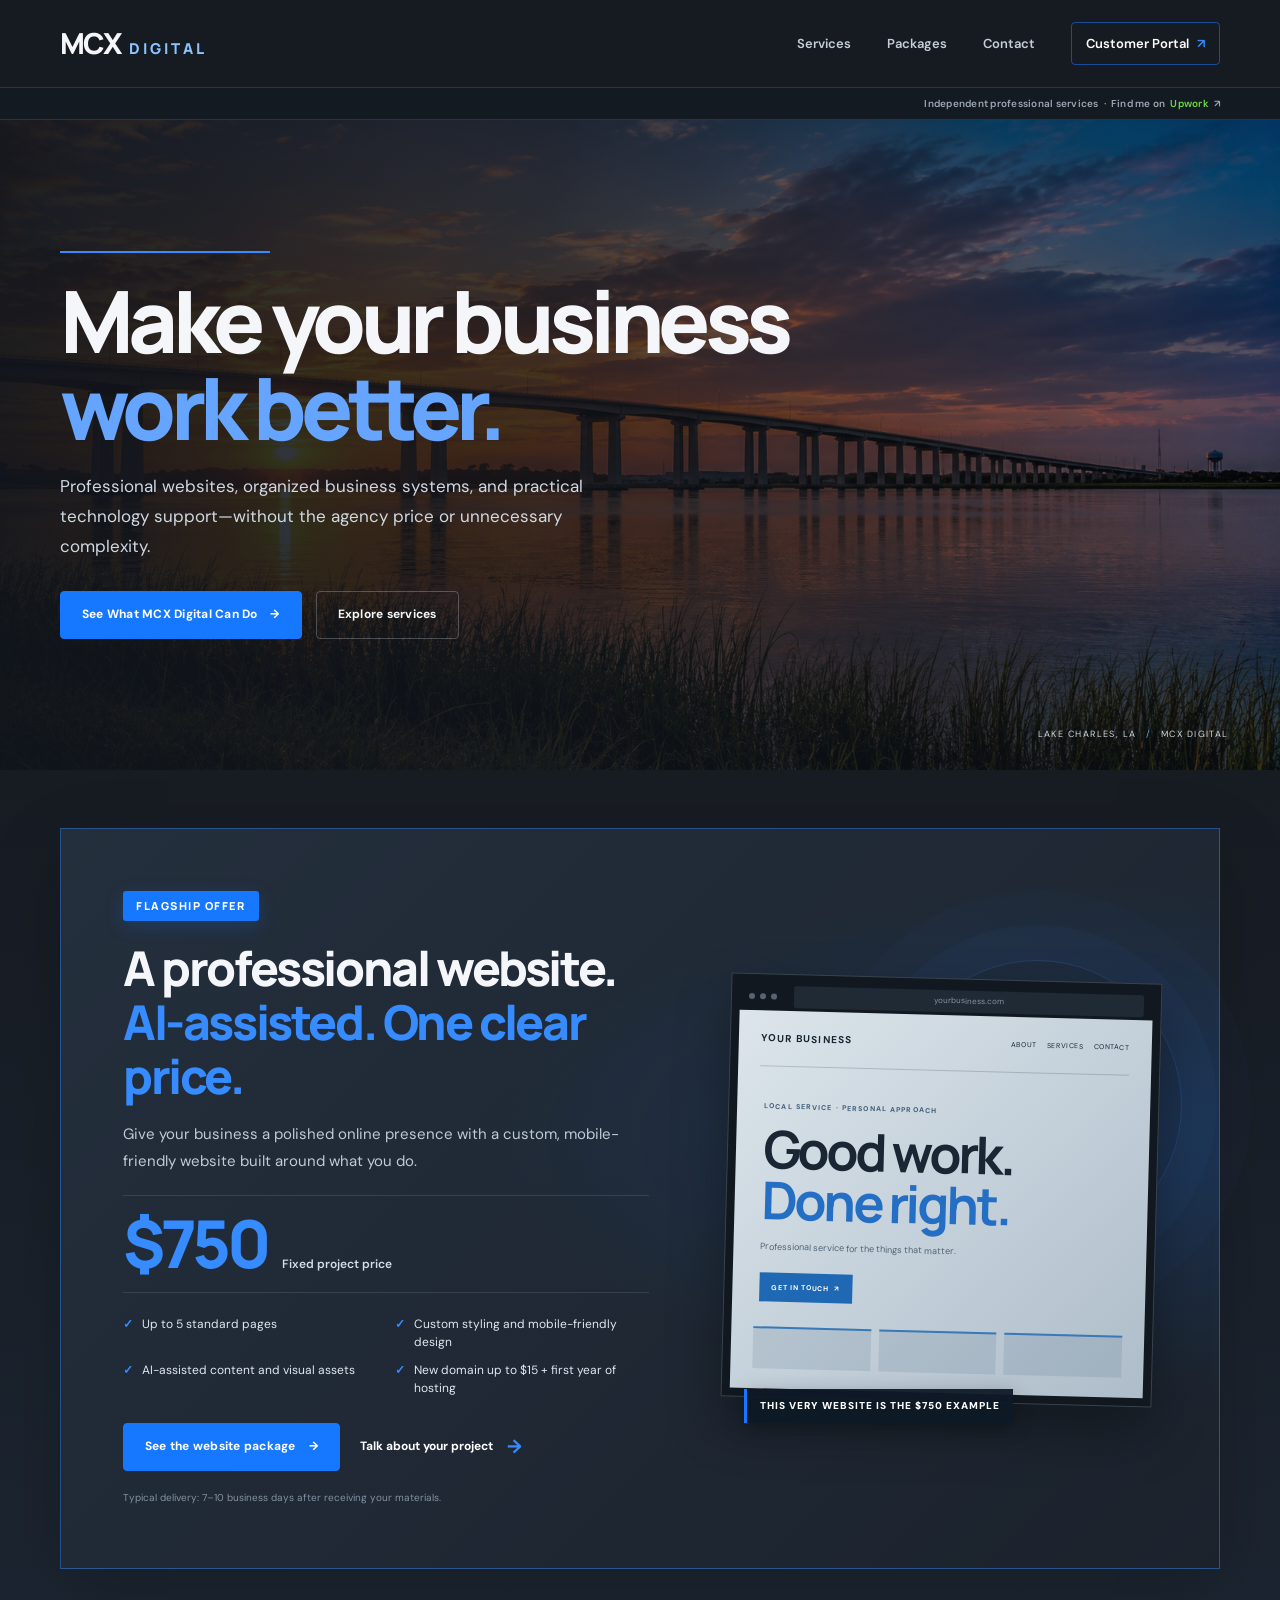
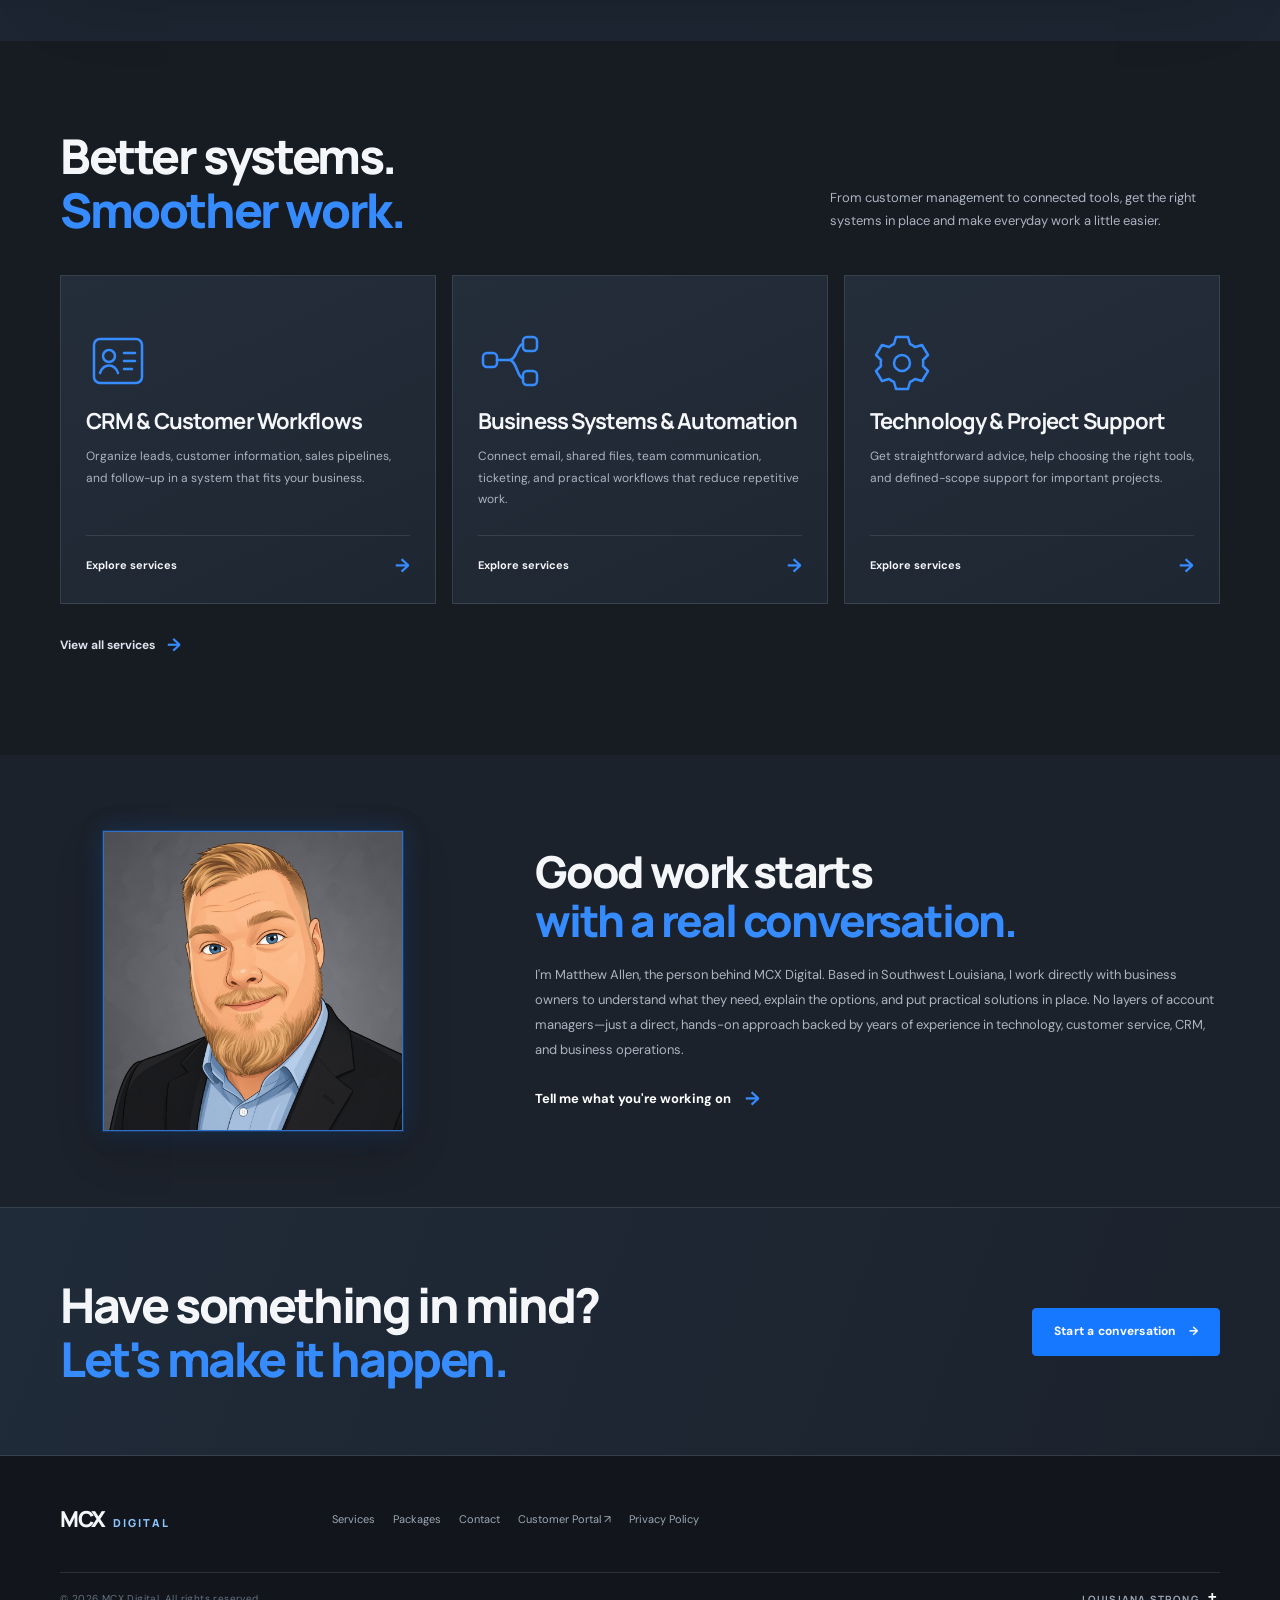
<file: index.html>
<!doctype html>
<html lang="en">
<head>
  <meta charset="utf-8">
  <meta name="viewport" content="width=device-width, initial-scale=1">
  <meta name="description" content="MCX Digital helps small businesses in Lake Charles and Southwest Louisiana with professional websites, CRM setup, connected business systems, and practical technology support.">
  <meta name="theme-color" content="#171b22">
  <title>Small Business Websites & CRM Setup in Lake Charles | MCX Digital</title>
  <link rel="canonical" href="https://mcxdigital.net/">
  <script type="application/ld+json">
  {
    "@context": "https://schema.org",
    "@type": "ProfessionalService",
    "name": "MCX Digital",
    "url": "https://mcxdigital.net/",
    "email": "matthew@mcxdigital.net",
    "description": "Small-business website development, CRM setup, connected business systems, workflow improvement, and practical technology support.",
    "address": {
      "@type": "PostalAddress",
      "addressLocality": "Lake Charles",
      "addressRegion": "Louisiana",
      "addressCountry": "US"
    },
    "areaServed": [
      { "@type": "City", "name": "Lake Charles" },
      { "@type": "AdministrativeArea", "name": "Southwest Louisiana" }
    ],
    "serviceType": [
      "Small-business website development",
      "CRM setup and organization",
      "Business systems and workflow automation",
      "Technology and project support"
    ]
  }
  </script>
  <meta property="og:type" content="website">
<meta property="og:type" content="website">
<meta property="og:site_name" content="MCX Digital">
<meta property="og:locale" content="en_US">
<meta property="og:title" content="Small Business Websites &amp; CRM Setup in Lake Charles | MCX Digital">
<meta property="og:description" content="MCX Digital helps small businesses in Lake Charles and Southwest Louisiana with professional websites, CRM setup, connected business systems, and practical technology support.">
<meta property="og:url" content="https://mcxdigital.net/">
<meta property="og:image" content="https://mcxdigital.net/assets/images/i210-sunset.png">
<meta property="og:image:alt" content="Sunset over the I-210 bridge in Lake Charles, Louisiana.">
<meta name="twitter:card" content="summary_large_image">
<meta name="twitter:title" content="Small Business Websites &amp; CRM Setup in Lake Charles | MCX Digital">
<meta name="twitter:description" content="MCX Digital helps small businesses in Lake Charles and Southwest Louisiana with professional websites, CRM setup, connected business systems, and practical technology support.">
<meta name="twitter:image" content="https://mcxdigital.net/assets/images/i210-sunset.png">
<link rel="icon" href="assets/images/favicon.svg" type="image/svg+xml">
  <link rel="preconnect" href="https://fonts.googleapis.com">
  <link rel="preconnect" href="https://fonts.gstatic.com" crossorigin>
  <link href="https://fonts.googleapis.com/css2?family=DM+Sans:wght@400;500;600;700&family=Manrope:wght@400;500;600;700;800&display=swap" rel="stylesheet">
  <link rel="stylesheet" href="assets/css/style.css">
  <script src="assets/js/config.js" defer></script>
  <script src="assets/js/main.js" defer></script>
</head>
<body class="home-page">
  <a class="skip-link" href="#main">Skip to content</a>
  <header class="site-header">
    <div class="container nav-wrap">
      <a class="brand" href="index.html" aria-label="MCX Digital home"><span class="brand-wordmark"><span class="brand-mcx">MCX</span><span class="brand-x">DIGITAL</span></span></a>
      <button class="menu-toggle" type="button" aria-expanded="false" aria-controls="primary-nav" aria-label="Open navigation"><span></span><span></span><span></span></button>
      <nav class="primary-nav" id="primary-nav" aria-label="Main navigation">
        <a href="services.html">Services</a>
        <a href="packages.html">Packages</a>
        <a href="contact.html">Contact</a>
        <a class="nav-portal" data-portal-link href="#">Customer Portal <span aria-hidden="true">↗</span></a>
      </nav>
    </div>
  </header>
  <div class="profile-bar"><div class="container"><a href="https://www.upwork.com/freelancers/matthewallen" target="_blank" rel="noopener noreferrer">Independent professional services <span aria-hidden="true">·</span> Find me on <span class="upwork-word">Upwork</span> <span aria-hidden="true">↗</span></a></div></div>
  <main id="main">
    <section class="hero hero-home home-hero">
      <div class="container home-hero-content">
        <div class="home-kicker"><span></span></div>
        <h1>Make your business<br><span>work better.</span></h1>
        <p class="hero-lede">Professional websites, organized business systems, and practical technology support—without the agency price or unnecessary complexity.</p>
        <div class="hero-actions">
          <a class="button button-primary" href="packages.html">See What MCX Digital Can Do <span aria-hidden="true">→</span></a>
          <a class="button button-ghost" href="services.html">Explore services</a>
        </div>
      </div>
      <div class="home-hero-index">LAKE CHARLES, LA <span> / </span> MCX DIGITAL</div>
    </section>

    <section class="home-flagship-section">
      <div class="container">
        <div class="home-flagship-panel">
          <div class="home-flagship-copy">
            <div class="home-section-kicker"><span class="home-flagship-tag">FLAGSHIP OFFER</span></div>
            <h2>A professional website.<br><span>AI-assisted. One clear price.</span></h2>
            <p class="home-flagship-lede">Give your business a polished online presence with a custom, mobile-friendly website built around what you do.</p>
            <div class="home-price-line"><strong>$750</strong><span>Fixed project price</span></div>
            <ul class="home-includes">
              <li>Up to 5 standard pages</li>
              <li>Custom styling and mobile-friendly design</li>
              <li>AI-assisted content and visual assets</li>
              <li>New domain up to $15 + first year of hosting</li>
            </ul>
            <div class="home-flagship-actions">
              <a class="button button-primary" href="packages.html">See the website package <span aria-hidden="true">→</span></a>
              <a class="text-link" href="contact.html">Talk about your project <span>→</span></a>
            </div>
            <p class="home-delivery-note">Typical delivery: 7–10 business days after receiving your materials.</p>
          </div>
          <div class="home-site-visual" aria-label="Illustrative preview of a modern small-business website">
            <div class="home-browser">
              <div class="home-browser-bar"><span></span><span></span><span></span><div>yourbusiness.com</div></div>
              <div class="home-browser-page">
                <div class="home-browser-nav"><b>YOUR BUSINESS</b><span>ABOUT&nbsp;&nbsp;&nbsp; SERVICES&nbsp;&nbsp;&nbsp; CONTACT</span></div>
                <div class="home-browser-hero"><small>LOCAL SERVICE · PERSONAL APPROACH</small><strong>Good work.<br><i>Done right.</i></strong><span>Professional service for the things that matter.</span><b>GET IN TOUCH&nbsp; ↗</b></div>
                <div class="home-browser-bottom"><span></span><span></span><span></span></div>
              </div>
            </div>
            <div class="home-visual-caption"><span>THIS VERY WEBSITE IS THE $750 EXAMPLE</span></div>
            <div class="home-visual-orbit"></div>
          </div>
        </div>
      </div>
    </section>

    <section class="home-services-section section">
      <div class="container">
        <div class="home-services-heading">
          <div><h2>Better systems.<br><span>Smoother work.</span></h2></div>
          <p>From customer management to connected tools, get the right systems in place and make everyday work a little easier.</p>
        </div>
        <div class="home-services-grid">
          <a class="home-service-card" href="services.html">
            <div class="home-service-top" aria-hidden="true"></div>
            <div class="home-service-symbol home-symbol-crm" aria-hidden="true"><svg viewBox="0 0 64 64" fill="none"><rect x="8" y="10" width="48" height="44" rx="6" stroke="currentColor" stroke-width="2.5"/><circle cx="23" cy="27" r="6" stroke="currentColor" stroke-width="2.5"/><path d="M14 44c1.8-5 5-7.5 9-7.5s7.2 2.5 9 7.5M38 24h11M38 32h11M38 40h8" stroke="currentColor" stroke-width="2.5" stroke-linecap="round"/></svg></div>
            <h3>CRM &amp; Customer Workflows</h3>
            <p>Organize leads, customer information, sales pipelines, and follow-up in a system that fits your business.</p>
            <span class="home-card-link">Explore services <i>→</i></span>
          </a>
          <a class="home-service-card" href="services.html">
            <div class="home-service-top" aria-hidden="true"></div>
            <div class="home-service-symbol home-symbol-flow" aria-hidden="true"><svg viewBox="0 0 64 64" fill="none"><rect x="5" y="24" width="14" height="14" rx="4" stroke="currentColor" stroke-width="2.5"/><rect x="45" y="8" width="14" height="14" rx="4" stroke="currentColor" stroke-width="2.5"/><rect x="45" y="42" width="14" height="14" rx="4" stroke="currentColor" stroke-width="2.5"/><path d="M19 31h12c8 0 8-16 14-16M31 31c8 0 8 18 14 18" stroke="currentColor" stroke-width="2.5" stroke-linecap="round"/></svg></div>
            <h3>Business Systems &amp; Automation</h3>
            <p>Connect email, shared files, team communication, ticketing, and practical workflows that reduce repetitive work.</p>
            <span class="home-card-link">Explore services <i>→</i></span>
          </a>
          <a class="home-service-card" href="services.html">
            <div class="home-service-top" aria-hidden="true"></div>
            <div class="home-service-symbol home-symbol-guidance" aria-hidden="true"><svg viewBox="0 0 64 64" fill="none"><path d="M26 8h12l2 7a19 19 0 0 1 5 3l7-2 6 10-5 5a20 20 0 0 1 0 6l5 5-6 10-7-2a19 19 0 0 1-5 3l-2 7H26l-2-7a19 19 0 0 1-5-3l-7 2-6-10 5-5a20 20 0 0 1 0-6l-5-5 6-10 7 2a19 19 0 0 1 5-3l2-7Z" stroke="currentColor" stroke-width="2.5" stroke-linejoin="round"/><circle cx="32" cy="34" r="8" stroke="currentColor" stroke-width="2.5"/></svg></div>
            <h3>Technology &amp; Project Support</h3>
            <p>Get straightforward advice, help choosing the right tools, and defined-scope support for important projects.</p>
            <span class="home-card-link">Explore services <i>→</i></span>
          </a>
        </div>
        <a class="home-all-services" href="services.html">View all services <span>→</span></a>
      </div>
    </section>

    <section class="home-about-section">
      <div class="container home-about-panel">
        <div class="home-about-image"><img src="assets/images/avatar01.jpg" alt="Illustrated head-and-shoulders portrait of Matthew Allen with swept-back blond hair and a full blond beard"></div>
        <div class="home-about-copy">
          <h2>Good work starts<br><span>with a real conversation.</span></h2>
          <p>I'm Matthew Allen, the person behind MCX Digital. Based in Southwest Louisiana, I work directly with business owners to understand what they need, explain the options, and put practical solutions in place. No layers of account managers—just a direct, hands-on approach backed by years of experience in technology, customer service, CRM, and business operations.</p>
          <a class="text-link" href="contact.html">Tell me what you're working on <span>→</span></a>
        </div>
      </div>
    </section>

    <section class="home-final-cta">
      <div class="container home-final-inner">
        <div><h2>Have something in mind?<br><span>Let's make it happen.</span></h2></div>
        <a class="button button-primary" href="contact.html">Start a conversation <span aria-hidden="true">→</span></a>
      </div>
    </section>
  </main>
  <footer class="site-footer">
    <div class="container footer-main">
      <a class="brand footer-brand" href="index.html" aria-label="MCX Digital home"><span class="brand-wordmark"><span class="brand-mcx">MCX</span><span class="brand-x">DIGITAL</span></span></a>
      <div class="footer-links"><a href="services.html">Services</a><a href="packages.html">Packages</a><a href="contact.html">Contact</a><a data-portal-link href="#">Customer Portal ↗</a><a href="privacy.html">Privacy Policy</a></div>
    </div>
    <div class="container footer-bottom"><span>© <span data-year></span> MCX Digital. All rights reserved.</span><span class="footer-signoff">LOUISIANA STRONG <span class="footer-cross" aria-label="Christian cross">✝</span></span></div>
  </footer>
</body>
</html>
</file>
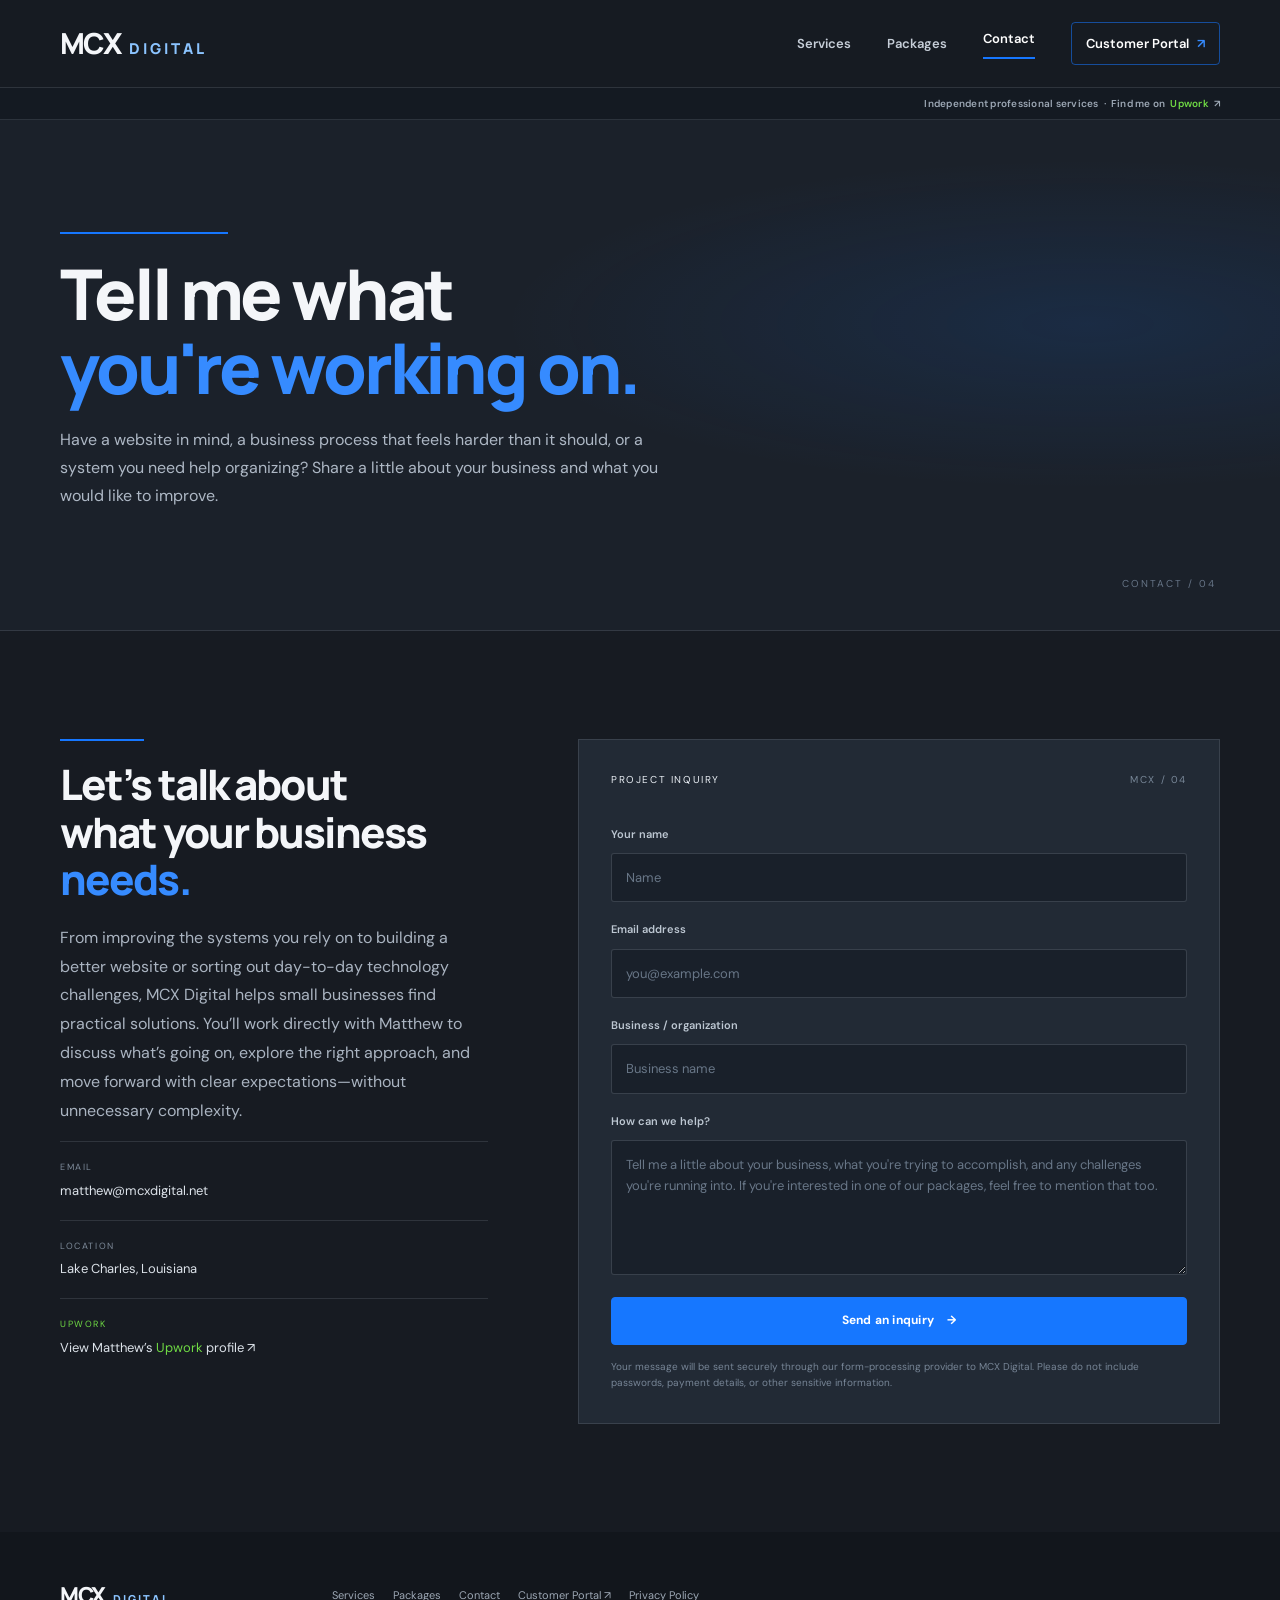
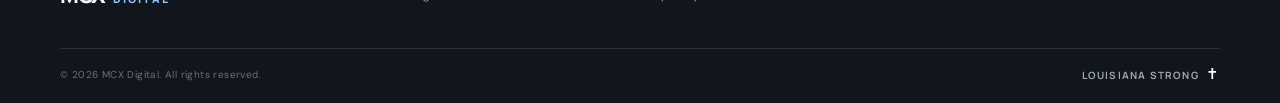
<file: contact.html>
<!doctype html>
<html lang="en"><head><meta charset="utf-8"><meta name="viewport" content="width=device-width, initial-scale=1"><meta name="description" content="Contact MCX Digital in Lake Charles, Louisiana to discuss a small-business website, CRM setup, workflow improvements, or practical business technology support."><meta name="theme-color" content="#171b22"><title>Contact MCX Digital | Lake Charles, Louisiana</title>
  <link rel="canonical" href="https://mcxdigital.net/contact.html"><meta property="og:type" content="website">
<meta property="og:type" content="website">
<meta property="og:site_name" content="MCX Digital">
<meta property="og:locale" content="en_US">
<meta property="og:title" content="Contact MCX Digital | Lake Charles, Louisiana">
<meta property="og:description" content="Contact MCX Digital in Lake Charles, Louisiana to discuss a small-business website, CRM setup, workflow improvements, or practical business technology support.">
<meta property="og:url" content="https://mcxdigital.net/contact.html">
<meta property="og:image" content="https://mcxdigital.net/assets/images/i210-sunset.png">
<meta property="og:image:alt" content="Sunset over the I-210 bridge in Lake Charles, Louisiana.">
<meta name="twitter:card" content="summary_large_image">
<meta name="twitter:title" content="Contact MCX Digital | Lake Charles, Louisiana">
<meta name="twitter:description" content="Contact MCX Digital in Lake Charles, Louisiana to discuss a small-business website, CRM setup, workflow improvements, or practical business technology support.">
<meta name="twitter:image" content="https://mcxdigital.net/assets/images/i210-sunset.png">
<link rel="icon" href="assets/images/favicon.svg" type="image/svg+xml"><link rel="preconnect" href="https://fonts.googleapis.com"><link rel="preconnect" href="https://fonts.gstatic.com" crossorigin><link href="https://fonts.googleapis.com/css2?family=DM+Sans:wght@400;500;600;700&family=Manrope:wght@400;500;600;700;800&display=swap" rel="stylesheet"><link rel="stylesheet" href="assets/css/style.css"><script src="assets/js/config.js" defer></script><script src="assets/js/main.js" defer></script></head>
<body class="contact-page"><a class="skip-link" href="#main">Skip to content</a><header class="site-header"><div class="container nav-wrap"><a class="brand" href="index.html" aria-label="MCX Digital home"><span class="brand-wordmark"><span class="brand-mcx">MCX</span><span class="brand-x">DIGITAL</span></span></a><button class="menu-toggle" type="button" aria-expanded="false" aria-controls="primary-nav" aria-label="Open navigation"><span></span><span></span><span></span></button><nav class="primary-nav" id="primary-nav" aria-label="Main navigation"><a href="services.html">Services</a><a href="packages.html">Packages</a><a class="active" href="contact.html">Contact</a><a class="nav-portal" data-portal-link href="#">Customer Portal <span aria-hidden="true">↗</span></a></nav></div></header><div class="profile-bar"><div class="container"><a href="https://www.upwork.com/freelancers/matthewallen" target="_blank" rel="noopener noreferrer">Independent professional services <span aria-hidden="true">·</span> Find me on <span class="upwork-word">Upwork</span> <span aria-hidden="true">↗</span></a></div></div>
<main id="main"><section class="page-hero"><div class="container"><div class="eyebrow"><span class="eyebrow-line"></span></div><h1>Tell me what<br><span class="text-blue">you're working on.</span></h1><p class="hero-lede">Have a website in mind, a business process that feels harder than it should, or a system you need help organizing? Share a little about your business and what you would like to improve.</p><div class="page-hero-index">CONTACT / 04</div></div></section>
<section class="section"><div class="container contact-layout"><div class="contact-copy"><div class="eyebrow" aria-hidden="true"><span class="eyebrow-line"></span></div><h2>Let’s talk about<br>what your business <span class="text-blue">needs.</span></h2><p>From improving the systems you rely on to building a better website or sorting out day-to-day technology challenges, MCX Digital helps small businesses find practical solutions. You’ll work directly with Matthew to discuss what’s going on, explore the right approach, and move forward with clear expectations—without unnecessary complexity.</p><div class="contact-detail"><span class="detail-label">EMAIL</span><a href="mailto:matthew@mcxdigital.net">matthew@mcxdigital.net</a></div><div class="contact-detail"><span class="detail-label">LOCATION</span><span>Lake Charles, Louisiana</span></div><div class="contact-detail contact-upwork"><span class="detail-label"><span class="upwork-word">UPWORK</span></span><a href="https://www.upwork.com/freelancers/matthewallen" target="_blank" rel="noopener noreferrer">View Matthew’s <span class="upwork-word">Upwork</span> profile ↗</a></div></div>
<div class="contact-form-panel"><div class="form-heading"><span>PROJECT INQUIRY</span><span class="form-mark">MCX / 04</span></div><form class="contact-form" id="contact-form" action="https://api.web3forms.com/submit" method="POST"><input type="hidden" name="access_key" value="fd218592-1ea0-402a-aec2-a6566eed1ae9"><input type="hidden" name="subject" value="New MCX Digital website inquiry"><input type="hidden" name="from_name" value="MCX Digital Website"><input type="checkbox" name="botcheck" tabindex="-1" autocomplete="off" style="display:none"><label for="name">Your name</label><input id="name" name="name" type="text" placeholder="Name" autocomplete="name" required><label for="email">Email address</label><input id="email" name="email" type="email" placeholder="you@example.com" autocomplete="email" required><label for="business">Business / organization</label><input id="business" name="business" type="text" placeholder="Business name" autocomplete="organization"><label for="message">How can we help?</label><textarea id="message" name="message" rows="5" placeholder="Tell me a little about your business, what you're trying to accomplish, and any challenges you're running into. If you're interested in one of our packages, feel free to mention that too." required></textarea><button class="button button-primary" type="submit">Send an inquiry <span aria-hidden="true">→</span></button><p class="form-status" id="form-status" role="status" aria-live="polite" hidden></p><p class="form-note">Your message will be sent securely through our form-processing provider to MCX Digital. Please do not include passwords, payment details, or other sensitive information.</p></form></div></div></section></main>
<footer class="site-footer"><div class="container footer-main"><a class="brand footer-brand" href="index.html" aria-label="MCX Digital home"><span class="brand-wordmark"><span class="brand-mcx">MCX</span><span class="brand-x">DIGITAL</span></span></a><div class="footer-links"><a href="services.html">Services</a><a href="packages.html">Packages</a><a href="contact.html">Contact</a><a data-portal-link href="#">Customer Portal ↗</a><a href="privacy.html">Privacy Policy</a></div></div><div class="container footer-bottom"><span>© <span data-year></span> MCX Digital. All rights reserved.</span><span class="footer-signoff">LOUISIANA STRONG <span class="footer-cross" aria-label="Christian cross">✝</span></span></div></footer></body></html>
</file>
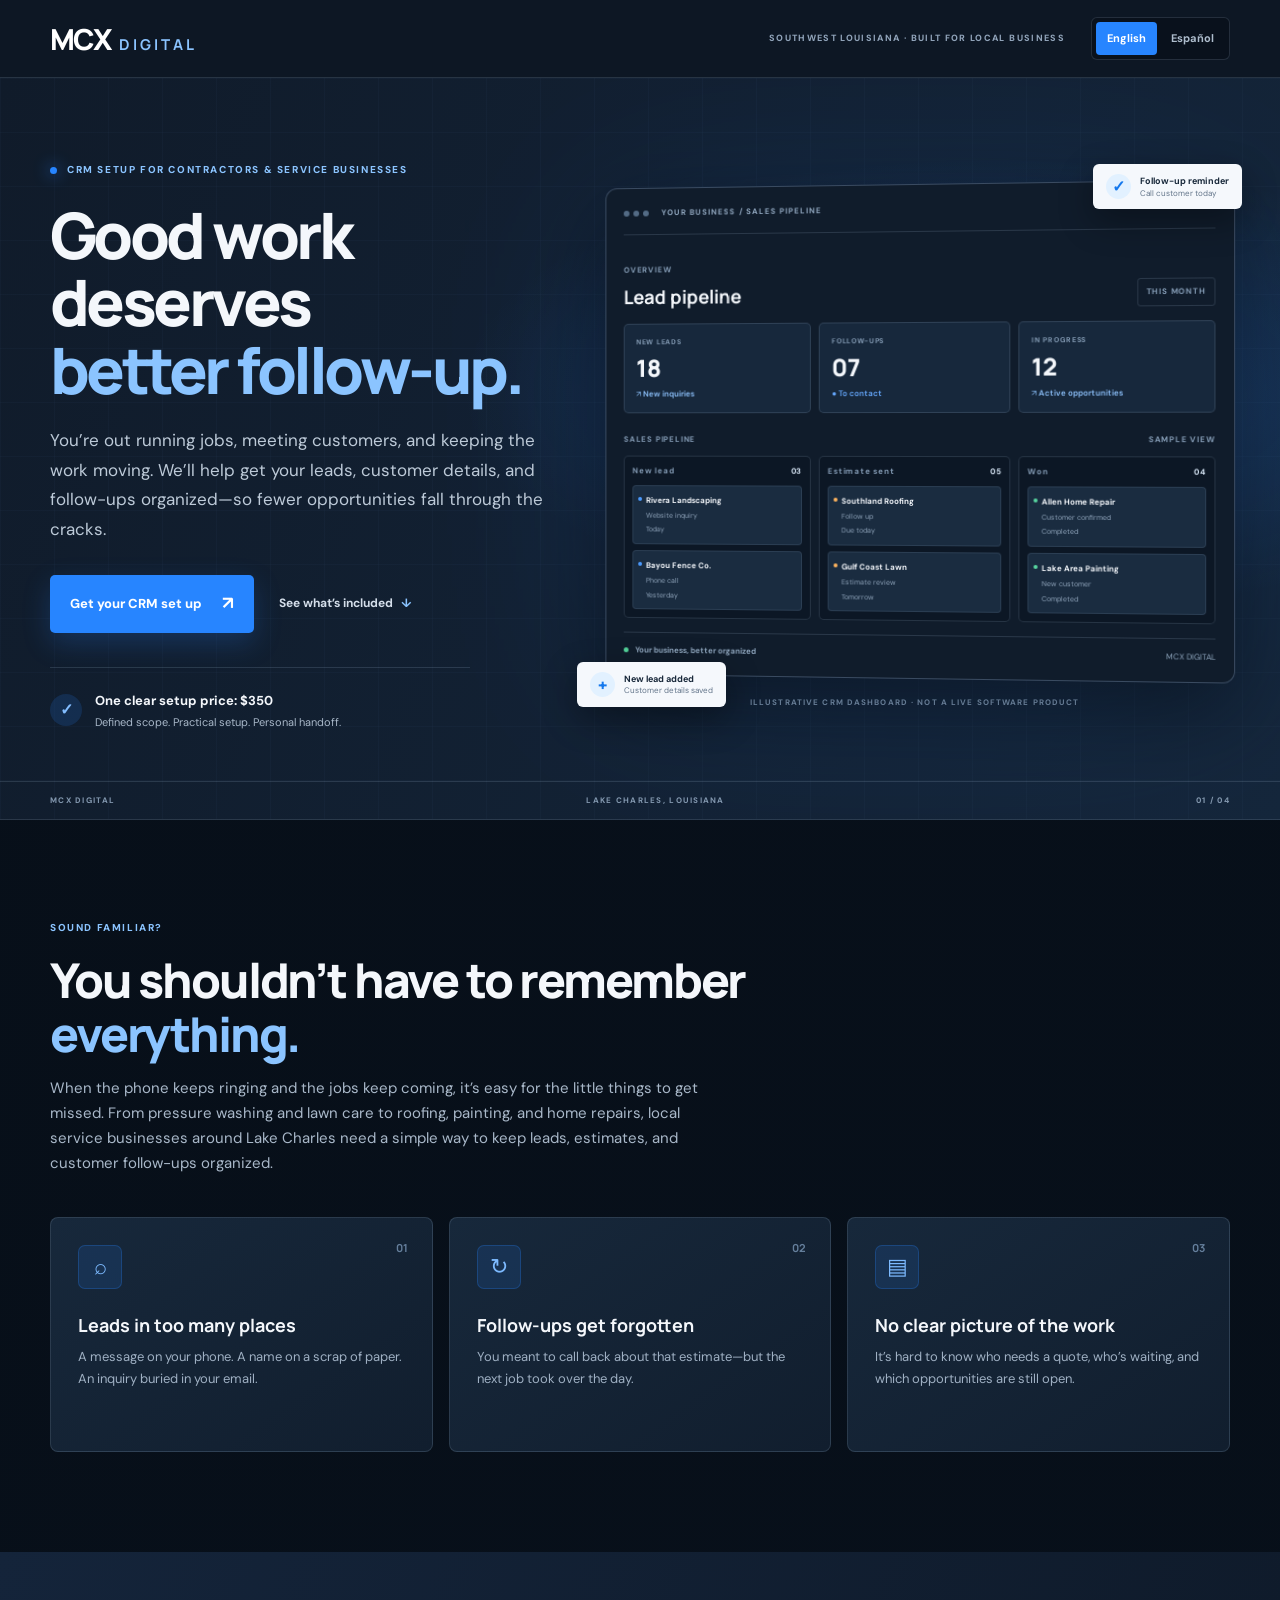
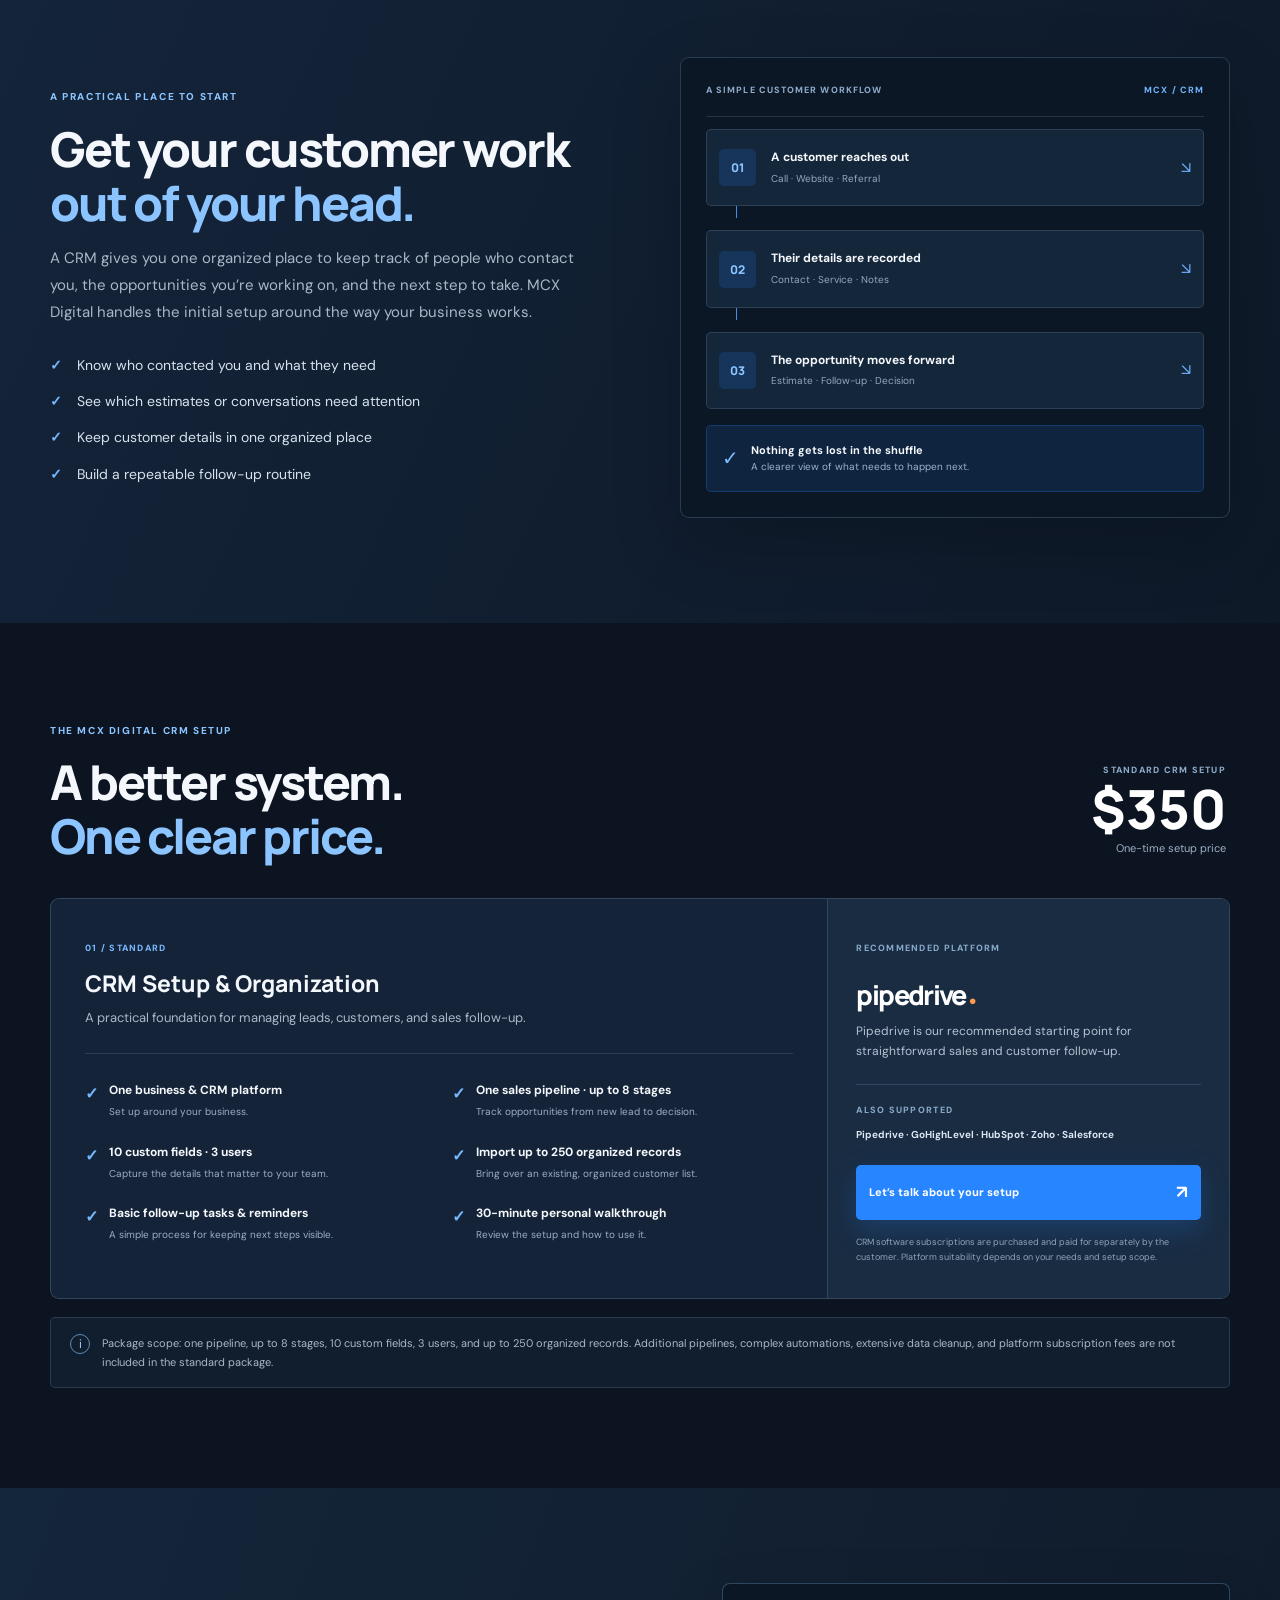
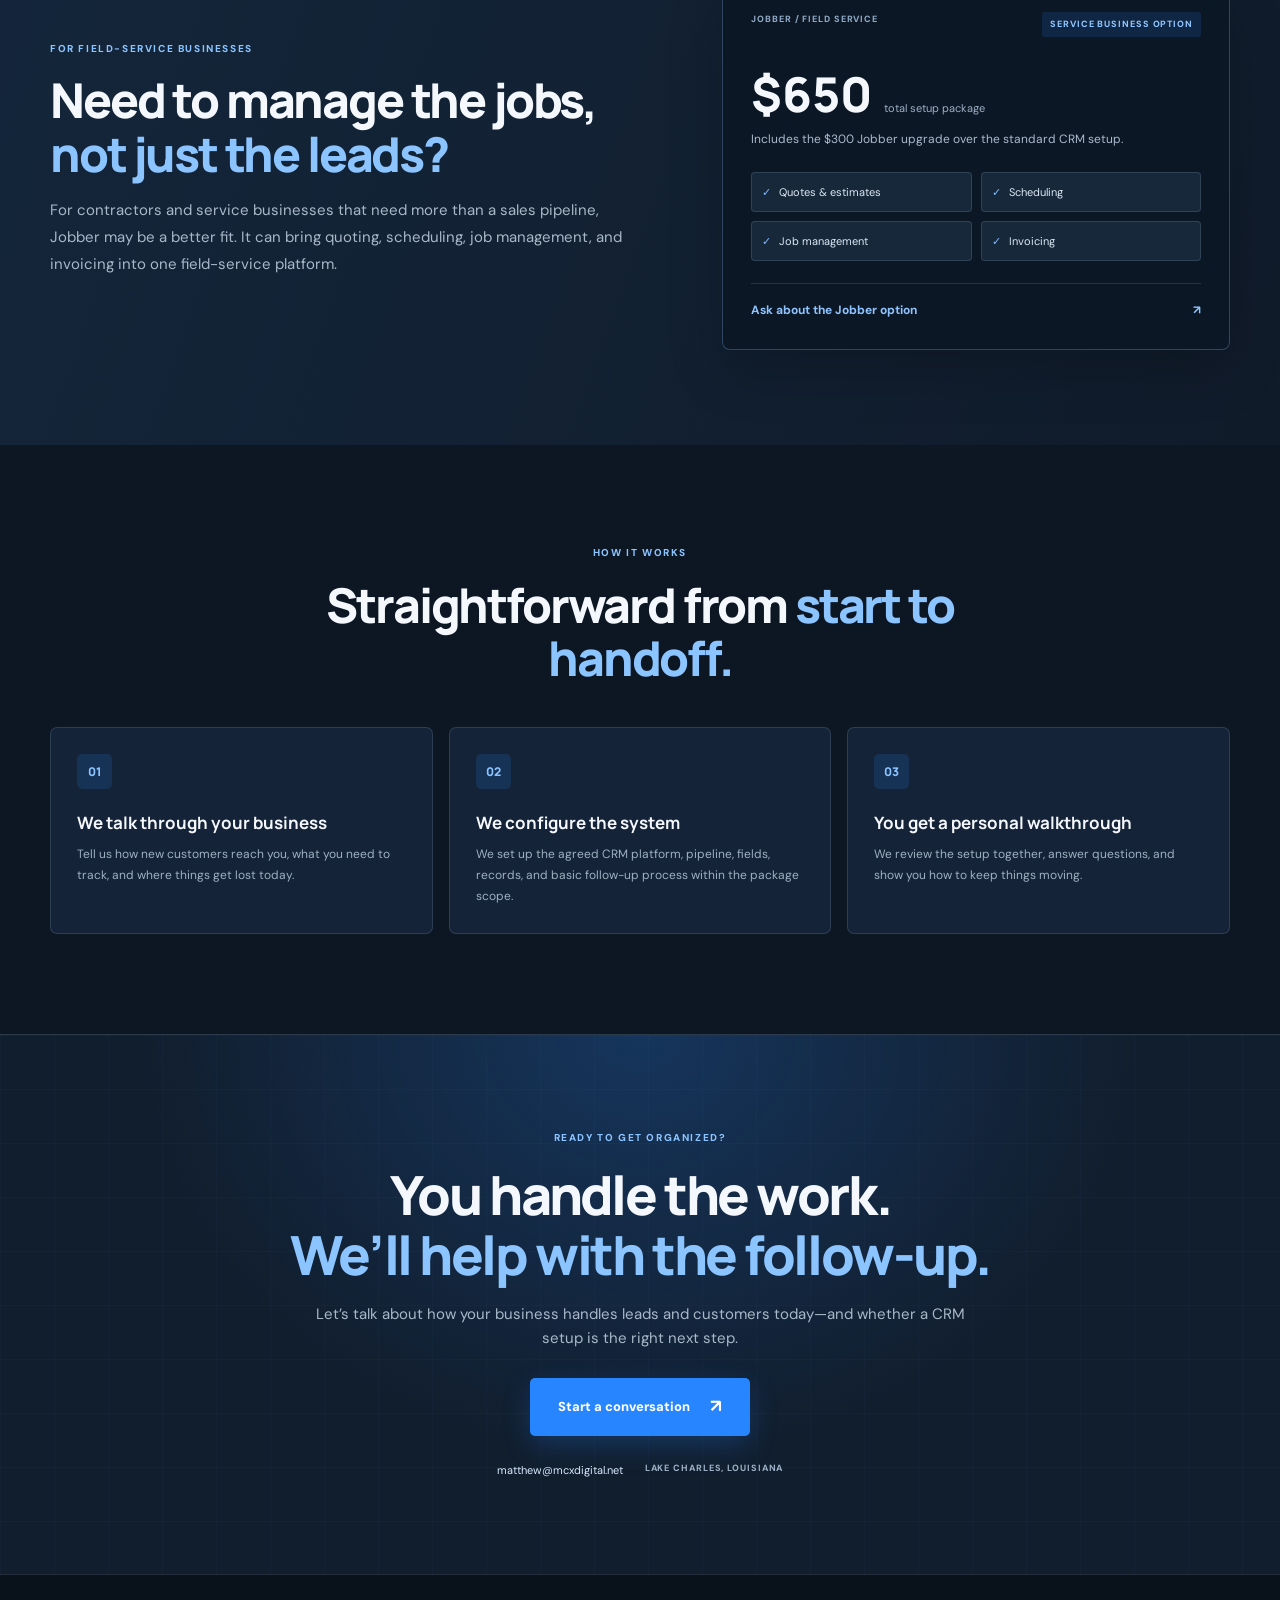
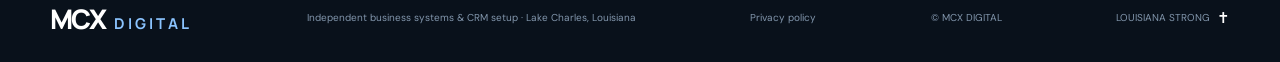
<file: crm.html>
<!doctype html>
<html lang="en">
<head>
  <meta charset="utf-8">
  <meta name="viewport" content="width=device-width, initial-scale=1">
  <meta name="theme-color" content="#101722">
  <meta name="description" content="Local CRM setup for contractors and service businesses in Lake Charles and Southwest Louisiana. Organize leads, estimates, customers, and follow-ups with MCX Digital.">
  <title>CRM Setup in Lake Charles, LA &amp; Southwest Louisiana | MCX Digital</title>
  <link rel="canonical" href="https://mcxdigital.net/crm.html">
  <meta property="og:type" content="website">
  <meta property="og:site_name" content="MCX Digital">
  <meta property="og:locale" content="en_US">
  <meta property="og:title" content="Local CRM Setup in Lake Charles &amp; Southwest Louisiana | MCX Digital">
  <meta property="og:description" content="CRM setup for contractors, pressure washers, landscapers, roofers, and local service businesses across Southwest Louisiana. Packages from $350.">
  <meta property="og:url" content="https://mcxdigital.net/crm.html">
  <meta property="og:image" content="https://mcxdigital.net/assets/images/i210-sunset.png">
  <meta property="og:image:alt" content="Sunset over the I-210 bridge in Lake Charles, Louisiana.">
  <meta name="twitter:card" content="summary_large_image">
  <meta name="twitter:title" content="Local CRM Setup in Lake Charles &amp; Southwest Louisiana | MCX Digital">
  <meta name="twitter:description" content="CRM setup for contractors and local service businesses across Southwest Louisiana. Packages from $350.">
  <meta name="twitter:image" content="https://mcxdigital.net/assets/images/i210-sunset.png">
  <script type="application/ld+json">
  {
    "@context": "https://schema.org",
    "@type": "ProfessionalService",
    "name": "MCX Digital",
    "url": "https://mcxdigital.net/crm.html",
    "description": "CRM setup and customer management system configuration for contractors and small service businesses in Lake Charles and Southwest Louisiana.",
    "areaServed": [
      { "@type": "City", "name": "Lake Charles", "containedInPlace": { "@type": "State", "name": "Louisiana" } },
      { "@type": "City", "name": "Sulphur", "containedInPlace": { "@type": "State", "name": "Louisiana" } },
      { "@type": "City", "name": "Westlake", "containedInPlace": { "@type": "State", "name": "Louisiana" } },
      { "@type": "Place", "name": "Moss Bluff, Louisiana" },
      { "@type": "City", "name": "Iowa", "containedInPlace": { "@type": "State", "name": "Louisiana" } },
      { "@type": "City", "name": "Jennings", "containedInPlace": { "@type": "State", "name": "Louisiana" } },
      { "@type": "AdministrativeArea", "name": "Calcasieu Parish, Louisiana" },
      { "@type": "AdministrativeArea", "name": "Southwest Louisiana" }
    ],
    "serviceType": [
      "CRM setup",
      "CRM configuration",
      "Sales pipeline setup",
      "Customer relationship management",
      "Business workflow organization"
    ]
  }
  </script>
  <link rel="icon" href="assets/images/favicon.svg" type="image/svg+xml">
  <link rel="preconnect" href="https://fonts.googleapis.com">
  <link rel="preconnect" href="https://fonts.gstatic.com" crossorigin>
  <link href="https://fonts.googleapis.com/css2?family=DM+Sans:wght@400;500;600;700&family=Manrope:wght@400;500;600;700;800&display=swap" rel="stylesheet">
  <link rel="stylesheet" href="assets/css/crm.css">
  <script src="assets/js/crm.js" defer></script>
</head>
<body class="crm-landing">
  <a class="skip-link" href="#main" data-en="Skip to content" data-es="Saltar al contenido">Skip to content</a>
  <header class="crm-header">
    <div class="crm-shell header-inner">
      <a class="crm-brand" href="/" aria-label="MCX Digital home"><span>MCX</span><b>DIGITAL</b></a>
      <div class="header-right">
        <span class="local-note" data-en="SOUTHWEST LOUISIANA · BUILT FOR LOCAL BUSINESS" data-es="SUROESTE DE LUISIANA · PARA NEGOCIOS LOCALES">SOUTHWEST LOUISIANA · BUILT FOR LOCAL BUSINESS</span>
        <div class="language-switch" role="group" aria-label="Page language">
          <button type="button" class="lang-button is-active" data-lang="en" aria-pressed="true">English</button>
          <button type="button" class="lang-button" data-lang="es" aria-pressed="false">Español</button>
        </div>
      </div>
    </div>
  </header>

  <main id="main">
    <section class="crm-hero">
      <div class="hero-grid" aria-hidden="true"></div>
      <div class="crm-shell hero-layout">
        <div class="hero-copy">
          <div class="eyebrow"><span></span><span data-en="CRM SETUP FOR CONTRACTORS &amp; SERVICE BUSINESSES" data-es="CONFIGURACIÓN DE CRM PARA CONTRATISTAS Y EMPRESAS DE SERVICIOS">CRM SETUP FOR CONTRACTORS &amp; SERVICE BUSINESSES</span></div>
          <h1><span data-en="Good work deserves" data-es="El buen trabajo merece">Good work deserves</span><br><em data-en="better follow-up." data-es="un mejor seguimiento.">better follow-up.</em></h1>
          <p class="hero-lede" data-en="You’re out running jobs, meeting customers, and keeping the work moving. We’ll help get your leads, customer details, and follow-ups organized—so fewer opportunities fall through the cracks." data-es="Usted está en el trabajo, atendiendo clientes y manteniendo todo en marcha. Le ayudamos a organizar sus prospectos, la información de sus clientes y los seguimientos para que menos oportunidades se queden olvidadas.">You’re out running jobs, meeting customers, and keeping the work moving. We’ll help get your leads, customer details, and follow-ups organized—so fewer opportunities fall through the cracks.</p>
          <div class="hero-actions">
            <a class="crm-button primary-button" href="contact.html#contact-form"><span data-en="Get your CRM set up" data-es="Configure su CRM">Get your CRM set up</span><b aria-hidden="true">↗</b></a>
            <a class="hero-text-link" href="#package"><span data-en="See what’s included" data-es="Ver qué incluye">See what’s included</span><b aria-hidden="true">↓</b></a>
          </div>
          <div class="hero-proof">
            <div class="proof-icon">✓</div>
            <p><strong data-en="One clear setup price: $350" data-es="Un precio claro de configuración: $350">One clear setup price: $350</strong><span data-en="Defined scope. Practical setup. Personal handoff." data-es="Alcance definido. Configuración práctica. Entrega personal.">Defined scope. Practical setup. Personal handoff.</span></p>
          </div>
        </div>

        <div class="hero-visual" aria-label="Illustrative CRM pipeline dashboard">
          <div class="visual-glow"></div>
          <div class="dashboard-window">
            <div class="dash-topbar">
              <div class="dash-dots"><i></i><i></i><i></i></div>
              <span>YOUR BUSINESS / SALES PIPELINE</span>
              <b>•••</b>
            </div>
            <div class="dash-heading">
              <div><small data-en="OVERVIEW" data-es="RESUMEN">OVERVIEW</small><h2 data-en="Lead pipeline" data-es="Seguimiento de prospectos">Lead pipeline</h2></div>
              <span class="dash-period" data-en="THIS MONTH" data-es="ESTE MES">THIS MONTH</span>
            </div>
            <div class="dash-stats">
              <div class="dash-stat"><span data-en="NEW LEADS" data-es="NUEVOS PROSPECTOS">NEW LEADS</span><strong>18</strong><small>↗ <b data-en="New inquiries" data-es="Nuevas consultas">New inquiries</b></small></div>
              <div class="dash-stat"><span data-en="FOLLOW-UPS" data-es="SEGUIMIENTOS">FOLLOW-UPS</span><strong>07</strong><small class="stat-blue">● <b data-en="To contact" data-es="Por contactar">To contact</b></small></div>
              <div class="dash-stat"><span data-en="IN PROGRESS" data-es="EN PROCESO">IN PROGRESS</span><strong>12</strong><small>↗ <b data-en="Active opportunities" data-es="Oportunidades activas">Active opportunities</b></small></div>
            </div>
            <div class="pipeline-label"><span data-en="SALES PIPELINE" data-es="PROCESO DE VENTAS">SALES PIPELINE</span><span data-en="SAMPLE VIEW" data-es="VISTA DE EJEMPLO">SAMPLE VIEW</span></div>
            <div class="pipeline-columns">
              <div class="pipeline-column"><div class="column-head"><span data-en="New lead" data-es="Nuevo prospecto">New lead</span><b>03</b></div><div class="lead-card"><i class="lead-dot blue"></i><b>Rivera Landscaping</b><small data-en="Website inquiry" data-es="Consulta por sitio web">Website inquiry</small><span data-en="Today" data-es="Hoy">Today</span></div><div class="lead-card"><i class="lead-dot blue"></i><b>Bayou Fence Co.</b><small data-en="Phone call" data-es="Llamada">Phone call</small><span data-en="Yesterday" data-es="Ayer">Yesterday</span></div></div>
              <div class="pipeline-column"><div class="column-head"><span data-en="Estimate sent" data-es="Cotización enviada">Estimate sent</span><b>05</b></div><div class="lead-card"><i class="lead-dot orange"></i><b>Southland Roofing</b><small data-en="Follow up" data-es="Dar seguimiento">Follow up</small><span data-en="Due today" data-es="Vence hoy">Due today</span></div><div class="lead-card"><i class="lead-dot orange"></i><b>Gulf Coast Lawn</b><small data-en="Estimate review" data-es="Revisión de cotización">Estimate review</small><span data-en="Tomorrow" data-es="Mañana">Tomorrow</span></div></div>
              <div class="pipeline-column"><div class="column-head"><span data-en="Won" data-es="Ganado">Won</span><b>04</b></div><div class="lead-card won-card"><i class="lead-dot green"></i><b>Allen Home Repair</b><small data-en="Customer confirmed" data-es="Cliente confirmó">Customer confirmed</small><span data-en="Completed" data-es="Completado">Completed</span></div><div class="lead-card won-card"><i class="lead-dot green"></i><b>Lake Area Painting</b><small data-en="New customer" data-es="Nuevo cliente">New customer</small><span data-en="Completed" data-es="Completado">Completed</span></div></div>
            </div>
            <div class="dash-footer"><span><i></i><b data-en="Your business, better organized" data-es="Su negocio, mejor organizado">Your business, better organized</b></span><span>MCX DIGITAL</span></div>
          </div>
          <div class="floating-note note-follow"><span class="note-check">✓</span><div><b data-en="Follow-up reminder" data-es="Recordatorio de seguimiento">Follow-up reminder</b><small data-en="Call customer today" data-es="Llamar al cliente hoy">Call customer today</small></div></div>
          <div class="floating-note note-lead"><span class="note-plus">+</span><div><b data-en="New lead added" data-es="Nuevo prospecto agregado">New lead added</b><small data-en="Customer details saved" data-es="Datos del cliente guardados">Customer details saved</small></div></div>
          <div class="visual-caption" data-en="ILLUSTRATIVE CRM DASHBOARD · NOT A LIVE SOFTWARE PRODUCT" data-es="PANEL DE CRM ILUSTRATIVO · NO ES UN PRODUCTO DE SOFTWARE EN VIVO">ILLUSTRATIVE CRM DASHBOARD · NOT A LIVE SOFTWARE PRODUCT</div>
        </div>
      </div>
      <div class="hero-bottom-line"><span>MCX DIGITAL</span><span>LAKE CHARLES, LOUISIANA</span><span>01 / 04</span></div>
    </section>

    <section class="pain-section">
      <div class="crm-shell">
        <div class="section-intro">
          <div class="section-kicker" data-en="SOUND FAMILIAR?" data-es="¿LE SUENA FAMILIAR?">SOUND FAMILIAR?</div>
          <h2 data-en="You shouldn’t have to remember <em>everything.</em>" data-es="No debería tener que recordar <em>todo.</em>">You shouldn’t have to remember <em>everything.</em></h2>
          <p data-en="When the phone keeps ringing and the jobs keep coming, it’s easy for the little things to get missed. From pressure washing and lawn care to roofing, painting, and home repairs, local service businesses around Lake Charles need a simple way to keep leads, estimates, and customer follow-ups organized." data-es="Cuando el teléfono no deja de sonar y los trabajos siguen llegando, es fácil que algunos detalles se pasen por alto. Desde lavado a presión y jardinería hasta techos, pintura y reparaciones del hogar, los negocios locales del área de Lake Charles necesitan una forma sencilla de organizar prospectos, cotizaciones y seguimientos.">When the phone keeps ringing and the jobs keep coming, it’s easy for the little things to get missed. From pressure washing and lawn care to roofing, painting, and home repairs, local service businesses around Lake Charles need a simple way to keep leads, estimates, and customer follow-ups organized.</p>
        </div>
        <div class="pain-grid">
          <article class="pain-card"><span class="pain-number">01</span><div class="pain-symbol">⌕</div><h3 data-en="Leads in too many places" data-es="Prospectos en demasiados lugares">Leads in too many places</h3><p data-en="A message on your phone. A name on a scrap of paper. An inquiry buried in your email." data-es="Un mensaje en su teléfono. Un nombre en un papel. Una consulta perdida en su correo.">A message on your phone. A name on a scrap of paper. An inquiry buried in your email.</p></article>
          <article class="pain-card"><span class="pain-number">02</span><div class="pain-symbol">↻</div><h3 data-en="Follow-ups get forgotten" data-es="Se olvidan los seguimientos">Follow-ups get forgotten</h3><p data-en="You meant to call back about that estimate—but the next job took over the day." data-es="Pensaba devolver la llamada sobre esa cotización, pero el siguiente trabajo ocupó el día.">You meant to call back about that estimate—but the next job took over the day.</p></article>
          <article class="pain-card"><span class="pain-number">03</span><div class="pain-symbol">▤</div><h3 data-en="No clear picture of the work" data-es="No hay una visión clara del trabajo">No clear picture of the work</h3><p data-en="It’s hard to know who needs a quote, who’s waiting, and which opportunities are still open." data-es="Es difícil saber quién necesita una cotización, quién está esperando y qué oportunidades siguen abiertas.">It’s hard to know who needs a quote, who’s waiting, and which opportunities are still open.</p></article>
        </div>
      </div>
    </section>

    <section class="solution-section">
      <div class="crm-shell solution-layout">
        <div class="solution-copy">
          <div class="section-kicker" data-en="A PRACTICAL PLACE TO START" data-es="UN PUNTO DE PARTIDA PRÁCTICO">A PRACTICAL PLACE TO START</div>
          <h2 data-en="Get your customer work <em>out of your head.</em>" data-es="Saque la gestión de sus clientes <em>de su cabeza.</em>">Get your customer work <em>out of your head.</em></h2>
          <p data-en="A CRM gives you one organized place to keep track of people who contact you, the opportunities you’re working on, and the next step to take. MCX Digital handles the initial setup around the way your business works." data-es="Un CRM le ofrece un solo lugar organizado para llevar el control de las personas que se comunican con usted, las oportunidades en las que está trabajando y el siguiente paso. MCX Digital configura el sistema según la manera en que funciona su negocio.">A CRM gives you one organized place to keep track of people who contact you, the opportunities you’re working on, and the next step to take. MCX Digital handles the initial setup around the way your business works.</p>
          <ul class="solution-list">
            <li data-en="Know who contacted you and what they need" data-es="Sepa quién se comunicó y qué necesita">Know who contacted you and what they need</li>
            <li data-en="See which estimates or conversations need attention" data-es="Vea qué cotizaciones o conversaciones necesitan atención">See which estimates or conversations need attention</li>
            <li data-en="Keep customer details in one organized place" data-es="Mantenga los datos de sus clientes en un solo lugar organizado">Keep customer details in one organized place</li>
            <li data-en="Build a repeatable follow-up routine" data-es="Establezca una rutina constante de seguimiento">Build a repeatable follow-up routine</li>
          </ul>
        </div>
        <div class="workflow-visual">
          <div class="workflow-top"><span data-en="A SIMPLE CUSTOMER WORKFLOW" data-es="UN PROCESO SENCILLO PARA SUS CLIENTES">A SIMPLE CUSTOMER WORKFLOW</span><b>MCX / CRM</b></div>
          <div class="workflow-step"><div class="workflow-icon">01</div><div><b data-en="A customer reaches out" data-es="Un cliente se comunica">A customer reaches out</b><small data-en="Call · Website · Referral" data-es="Llamada · Sitio web · Referencia">Call · Website · Referral</small></div><span>↘</span></div>
          <div class="workflow-connector"></div>
          <div class="workflow-step"><div class="workflow-icon">02</div><div><b data-en="Their details are recorded" data-es="Se registran sus datos">Their details are recorded</b><small data-en="Contact · Service · Notes" data-es="Contacto · Servicio · Notas">Contact · Service · Notes</small></div><span>↘</span></div>
          <div class="workflow-connector"></div>
          <div class="workflow-step"><div class="workflow-icon">03</div><div><b data-en="The opportunity moves forward" data-es="La oportunidad avanza">The opportunity moves forward</b><small data-en="Estimate · Follow-up · Decision" data-es="Cotización · Seguimiento · Decisión">Estimate · Follow-up · Decision</small></div><span>↘</span></div>
          <div class="workflow-result"><span>✓</span><div><b data-en="Nothing gets lost in the shuffle" data-es="Nada se pierde entre tantas tareas">Nothing gets lost in the shuffle</b><small data-en="A clearer view of what needs to happen next." data-es="Una visión más clara de lo que sigue.">A clearer view of what needs to happen next.</small></div></div>
        </div>
      </div>
    </section>

    <section class="package-section" id="package">
      <div class="crm-shell">
        <div class="package-heading">
          <div><div class="section-kicker" data-en="THE MCX DIGITAL CRM SETUP" data-es="CONFIGURACIÓN DE CRM DE MCX DIGITAL">THE MCX DIGITAL CRM SETUP</div><h2 data-en="A better system.<br><em>One clear price.</em>" data-es="Un mejor sistema.<br><em>Un precio claro.</em>">A better system.<br><em>One clear price.</em></h2></div>
          <div class="price-block"><span data-en="STANDARD CRM SETUP" data-es="CONFIGURACIÓN ESTÁNDAR DE CRM">STANDARD CRM SETUP</span><strong>$350</strong><small data-en="One-time setup price" data-es="Precio único de configuración">One-time setup price</small></div>
        </div>
        <div class="package-card">
          <div class="package-card-main">
            <div class="package-card-title"><div><span class="package-index">01 / STANDARD</span><h3 data-en="CRM Setup &amp; Organization" data-es="Configuración y organización de CRM">CRM Setup &amp; Organization</h3><p data-en="A practical foundation for managing leads, customers, and sales follow-up." data-es="Una base práctica para administrar prospectos, clientes y seguimiento de ventas.">A practical foundation for managing leads, customers, and sales follow-up.</p></div><div class="package-price-mobile">$350</div></div>
            <div class="included-grid">
              <div class="included-item"><span>✓</span><div><b data-en="One business &amp; CRM platform" data-es="Un negocio y una plataforma CRM">One business &amp; CRM platform</b><small data-en="Set up around your business." data-es="Configurada para su negocio.">Set up around your business.</small></div></div>
              <div class="included-item"><span>✓</span><div><b data-en="One sales pipeline · up to 8 stages" data-es="Un proceso de ventas · hasta 8 etapas">One sales pipeline · up to 8 stages</b><small data-en="Track opportunities from new lead to decision." data-es="Siga las oportunidades desde el primer contacto hasta la decisión.">Track opportunities from new lead to decision.</small></div></div>
              <div class="included-item"><span>✓</span><div><b data-en="10 custom fields · 3 users" data-es="10 campos personalizados · 3 usuarios">10 custom fields · 3 users</b><small data-en="Capture the details that matter to your team." data-es="Registre los datos importantes para su equipo.">Capture the details that matter to your team.</small></div></div>
              <div class="included-item"><span>✓</span><div><b data-en="Import up to 250 organized records" data-es="Importación de hasta 250 registros organizados">Import up to 250 organized records</b><small data-en="Bring over an existing, organized customer list." data-es="Transfiera una lista de clientes existente y organizada.">Bring over an existing, organized customer list.</small></div></div>
              <div class="included-item"><span>✓</span><div><b data-en="Basic follow-up tasks &amp; reminders" data-es="Tareas y recordatorios básicos de seguimiento">Basic follow-up tasks &amp; reminders</b><small data-en="A simple process for keeping next steps visible." data-es="Un proceso sencillo para tener visibles los próximos pasos.">A simple process for keeping next steps visible.</small></div></div>
              <div class="included-item"><span>✓</span><div><b data-en="30-minute personal walkthrough" data-es="Orientación personal de 30 minutos">30-minute personal walkthrough</b><small data-en="Review the setup and how to use it." data-es="Repase la configuración y cómo utilizarla.">Review the setup and how to use it.</small></div></div>
            </div>
          </div>
          <aside class="package-card-side">
            <span class="side-label" data-en="RECOMMENDED PLATFORM" data-es="PLATAFORMA RECOMENDADA">RECOMMENDED PLATFORM</span>
            <div class="pipedrive-wordmark">pipedrive<span>●</span></div>
            <p data-en="Pipedrive is our recommended starting point for straightforward sales and customer follow-up." data-es="Pipedrive es nuestra opción recomendada para ventas y seguimiento de clientes de manera sencilla.">Pipedrive is our recommended starting point for straightforward sales and customer follow-up.</p>
            <div class="also-supported"><span data-en="ALSO SUPPORTED" data-es="TAMBIÉN COMPATIBLES">ALSO SUPPORTED</span><b>Pipedrive · GoHighLevel · HubSpot · Zoho · Salesforce</b></div>
            <a class="crm-button primary-button side-button" href="contact.html#contact-form"><span data-en="Let’s talk about your setup" data-es="Hablemos de su configuración">Let’s talk about your setup</span><b aria-hidden="true">↗</b></a>
            <small class="subscription-note" data-en="CRM software subscriptions are purchased and paid for separately by the customer. Platform suitability depends on your needs and setup scope." data-es="La suscripción al software CRM se compra y paga por separado. La plataforma adecuada depende de sus necesidades y del alcance de la configuración.">CRM software subscriptions are purchased and paid for separately by the customer. Platform suitability depends on your needs and setup scope.</small>
          </aside>
        </div>
        <div class="scope-note"><span>i</span><p data-en="Package scope: one pipeline, up to 8 stages, 10 custom fields, 3 users, and up to 250 organized records. Additional pipelines, complex automations, extensive data cleanup, and platform subscription fees are not included in the standard package." data-es="Alcance del paquete: un proceso de ventas con hasta 8 etapas, 10 campos personalizados, 3 usuarios y hasta 250 registros organizados. No incluye procesos adicionales, automatizaciones complejas, limpieza extensa de datos ni tarifas de suscripción a la plataforma.">Package scope: one pipeline, up to 8 stages, 10 custom fields, 3 users, and up to 250 organized records. Additional pipelines, complex automations, extensive data cleanup, and platform subscription fees are not included in the standard package.</p></div>
      </div>
    </section>

    <section class="jobber-section">
      <div class="crm-shell jobber-layout">
        <div class="jobber-copy">
          <div class="section-kicker" data-en="FOR FIELD-SERVICE BUSINESSES" data-es="PARA EMPRESAS DE SERVICIOS EN CAMPO">FOR FIELD-SERVICE BUSINESSES</div>
          <h2 data-en="Need to manage the jobs, <em>not just the leads?</em>" data-es="¿Necesita administrar los trabajos, <em>no solo los prospectos?</em>">Need to manage the jobs, <em>not just the leads?</em></h2>
          <p data-en="For contractors and service businesses that need more than a sales pipeline, Jobber may be a better fit. It can bring quoting, scheduling, job management, and invoicing into one field-service platform." data-es="Para contratistas y empresas de servicios que necesitan más que un proceso de ventas, Jobber puede ser una mejor opción. Puede reunir cotizaciones, programación, administración de trabajos y facturación en una sola plataforma de servicios en campo.">For contractors and service businesses that need more than a sales pipeline, Jobber may be a better fit. It can bring quoting, scheduling, job management, and invoicing into one field-service platform.</p>
        </div>
        <div class="jobber-card">
          <div class="jobber-card-top"><span>JOBBER / FIELD SERVICE</span><span class="jobber-tag" data-en="SERVICE BUSINESS OPTION" data-es="OPCIÓN PARA EMPRESAS DE SERVICIOS">SERVICE BUSINESS OPTION</span></div>
          <div class="jobber-price"><strong>$650</strong><span data-en="total setup package" data-es="paquete total de configuración">total setup package</span></div>
          <p data-en="Includes the $300 Jobber upgrade over the standard CRM setup." data-es="Incluye el incremento de $300 de Jobber sobre la configuración estándar de CRM.">Includes the $300 Jobber upgrade over the standard CRM setup.</p>
          <div class="jobber-features"><span data-en="Quotes &amp; estimates" data-es="Cotizaciones y presupuestos">Quotes &amp; estimates</span><span data-en="Scheduling" data-es="Programación">Scheduling</span><span data-en="Job management" data-es="Administración de trabajos">Job management</span><span data-en="Invoicing" data-es="Facturación">Invoicing</span></div>
          <a href="contact.html#contact-form" class="jobber-link"><span data-en="Ask about the Jobber option" data-es="Consultar sobre la opción Jobber">Ask about the Jobber option</span><b>↗</b></a>
        </div>
      </div>
    </section>

    <section class="process-section">
      <div class="crm-shell">
        <div class="section-intro centered-intro">
          <div class="section-kicker" data-en="HOW IT WORKS" data-es="CÓMO FUNCIONA">HOW IT WORKS</div>
          <h2 data-en="Straightforward from <em>start to handoff.</em>" data-es="Sencillo desde el <em>inicio hasta la entrega.</em>">Straightforward from <em>start to handoff.</em></h2>
        </div>
        <div class="process-grid">
          <article><span>01</span><h3 data-en="We talk through your business" data-es="Hablamos sobre su negocio">We talk through your business</h3><p data-en="Tell us how new customers reach you, what you need to track, and where things get lost today." data-es="Cuéntenos cómo llegan sus nuevos clientes, qué necesita registrar y dónde se pierde la información actualmente.">Tell us how new customers reach you, what you need to track, and where things get lost today.</p></article>
          <article><span>02</span><h3 data-en="We configure the system" data-es="Configuramos el sistema">We configure the system</h3><p data-en="We set up the agreed CRM platform, pipeline, fields, records, and basic follow-up process within the package scope." data-es="Configuramos la plataforma CRM acordada, el proceso de ventas, los campos, los registros y el seguimiento básico dentro del alcance del paquete.">We set up the agreed CRM platform, pipeline, fields, records, and basic follow-up process within the package scope.</p></article>
          <article><span>03</span><h3 data-en="You get a personal walkthrough" data-es="Recibe una orientación personal">You get a personal walkthrough</h3><p data-en="We review the setup together, answer questions, and show you how to keep things moving." data-es="Repasamos juntos la configuración, respondemos sus preguntas y le mostramos cómo mantener todo en marcha.">We review the setup together, answer questions, and show you how to keep things moving.</p></article>
        </div>
      </div>
    </section>

    <section class="final-cta">
      <div class="cta-grid" aria-hidden="true"></div>
      <div class="crm-shell final-cta-inner">
        <div class="section-kicker" data-en="READY TO GET ORGANIZED?" data-es="¿LISTO PARA ORGANIZARSE?">READY TO GET ORGANIZED?</div>
        <h2 data-en="You handle the work.<br><em>We’ll help with the follow-up.</em>" data-es="Usted se encarga del trabajo.<br><em>Nosotros le ayudamos con el seguimiento.</em>">You handle the work.<br><em>We’ll help with the follow-up.</em></h2>
        <p data-en="Let’s talk about how your business handles leads and customers today—and whether a CRM setup is the right next step." data-es="Hablemos sobre cómo administra hoy sus prospectos y clientes, y si configurar un CRM es el siguiente paso adecuado.">Let’s talk about how your business handles leads and customers today—and whether a CRM setup is the right next step.</p>
        <a class="crm-button primary-button cta-button" href="contact.html#contact-form"><span data-en="Start a conversation" data-es="Iniciar una conversación">Start a conversation</span><b aria-hidden="true">↗</b></a>
        <div class="cta-contact"><a href="mailto:matthew@mcxdigital.net">matthew@mcxdigital.net</a><span>LAKE CHARLES, LOUISIANA</span></div>
      </div>
    </section>
  </main>

  <footer class="crm-footer">
    <div class="crm-shell footer-inner">
      <a class="crm-brand" href="/"><span>MCX</span><b>DIGITAL</b></a>
      <p data-en="CRM setup for Southwest Louisiana businesses · Lake Charles, Louisiana" data-es="Sistemas empresariales y configuración de CRM · Lake Charles, Luisiana">Independent business systems &amp; CRM setup · Lake Charles, Louisiana</p>
      <a href="privacy.html" data-en="Privacy policy" data-es="Política de privacidad">Privacy policy</a>
      <span>© <span data-year></span> MCX DIGITAL</span>
      <span class="footer-signoff">LOUISIANA STRONG <span class="footer-cross" aria-label="Christian cross">✝</span></span>
    </div>
  </footer>
</body>
</html>
</file>
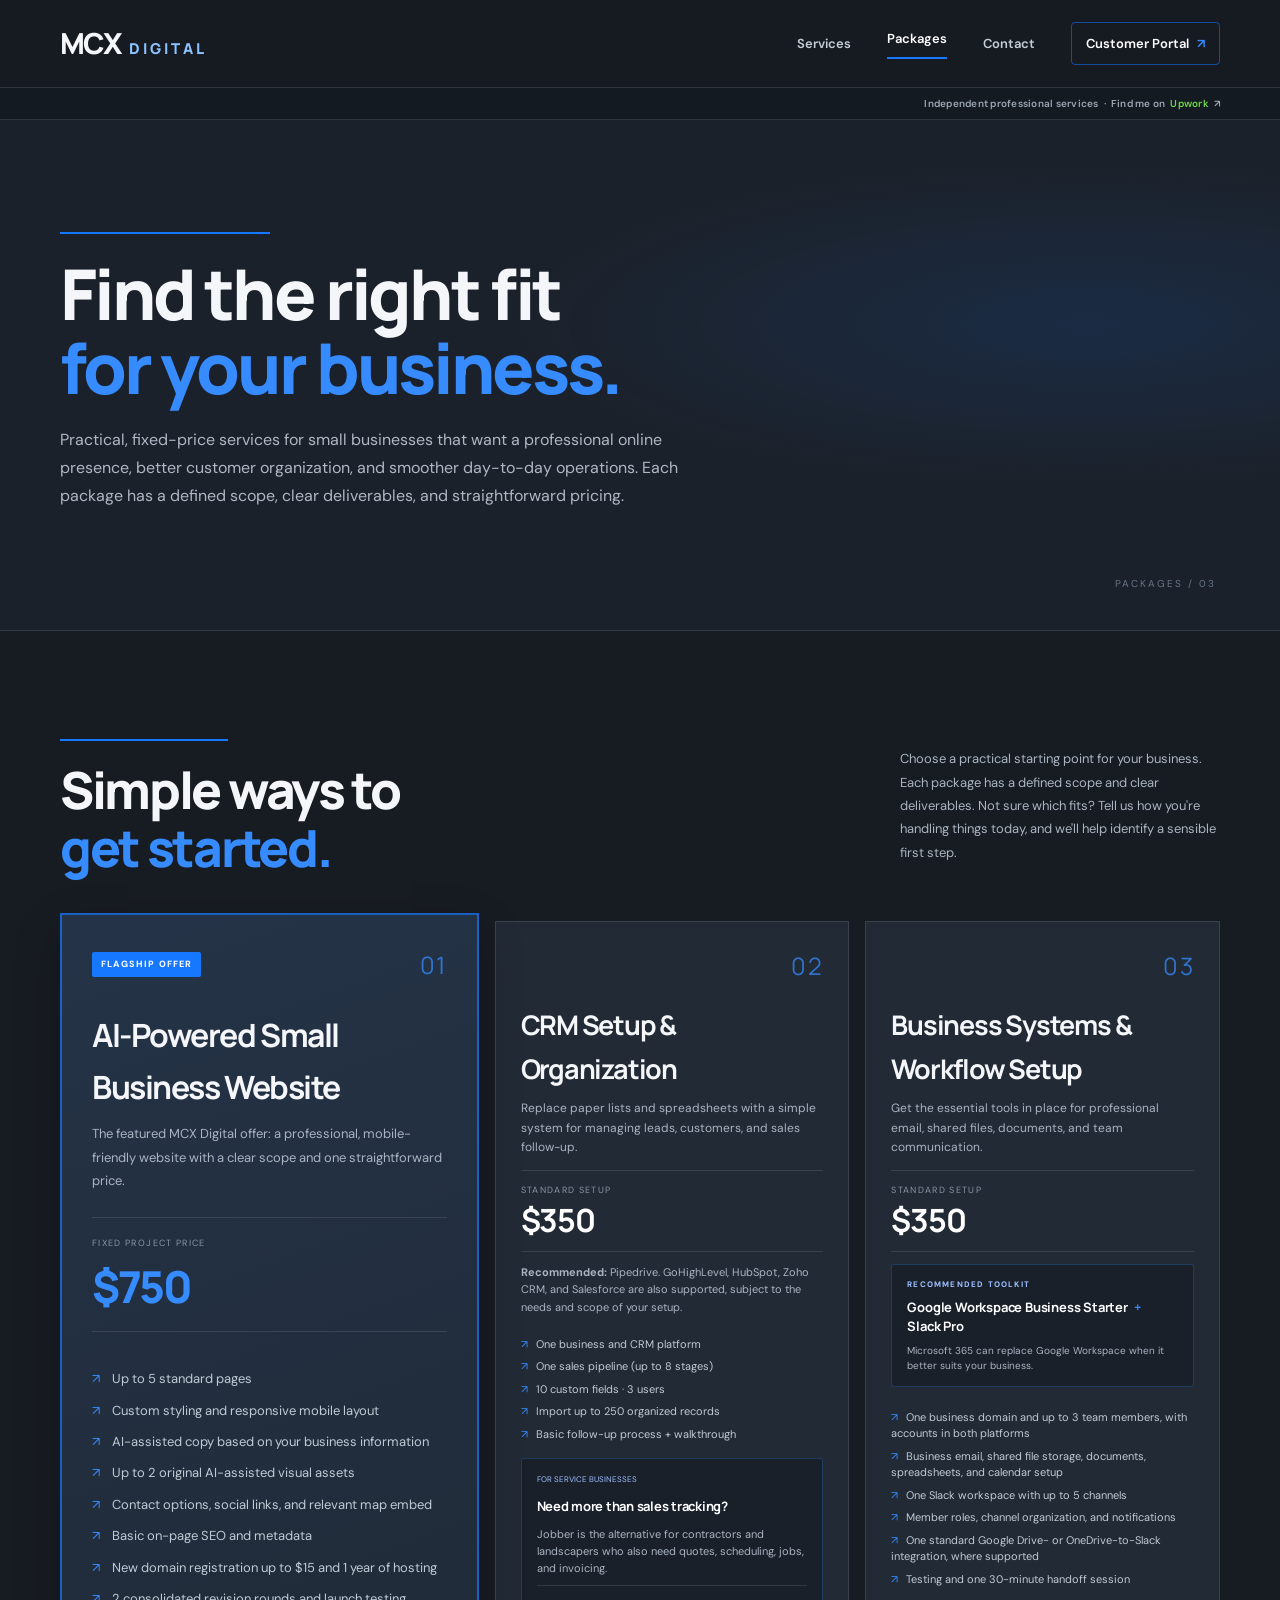
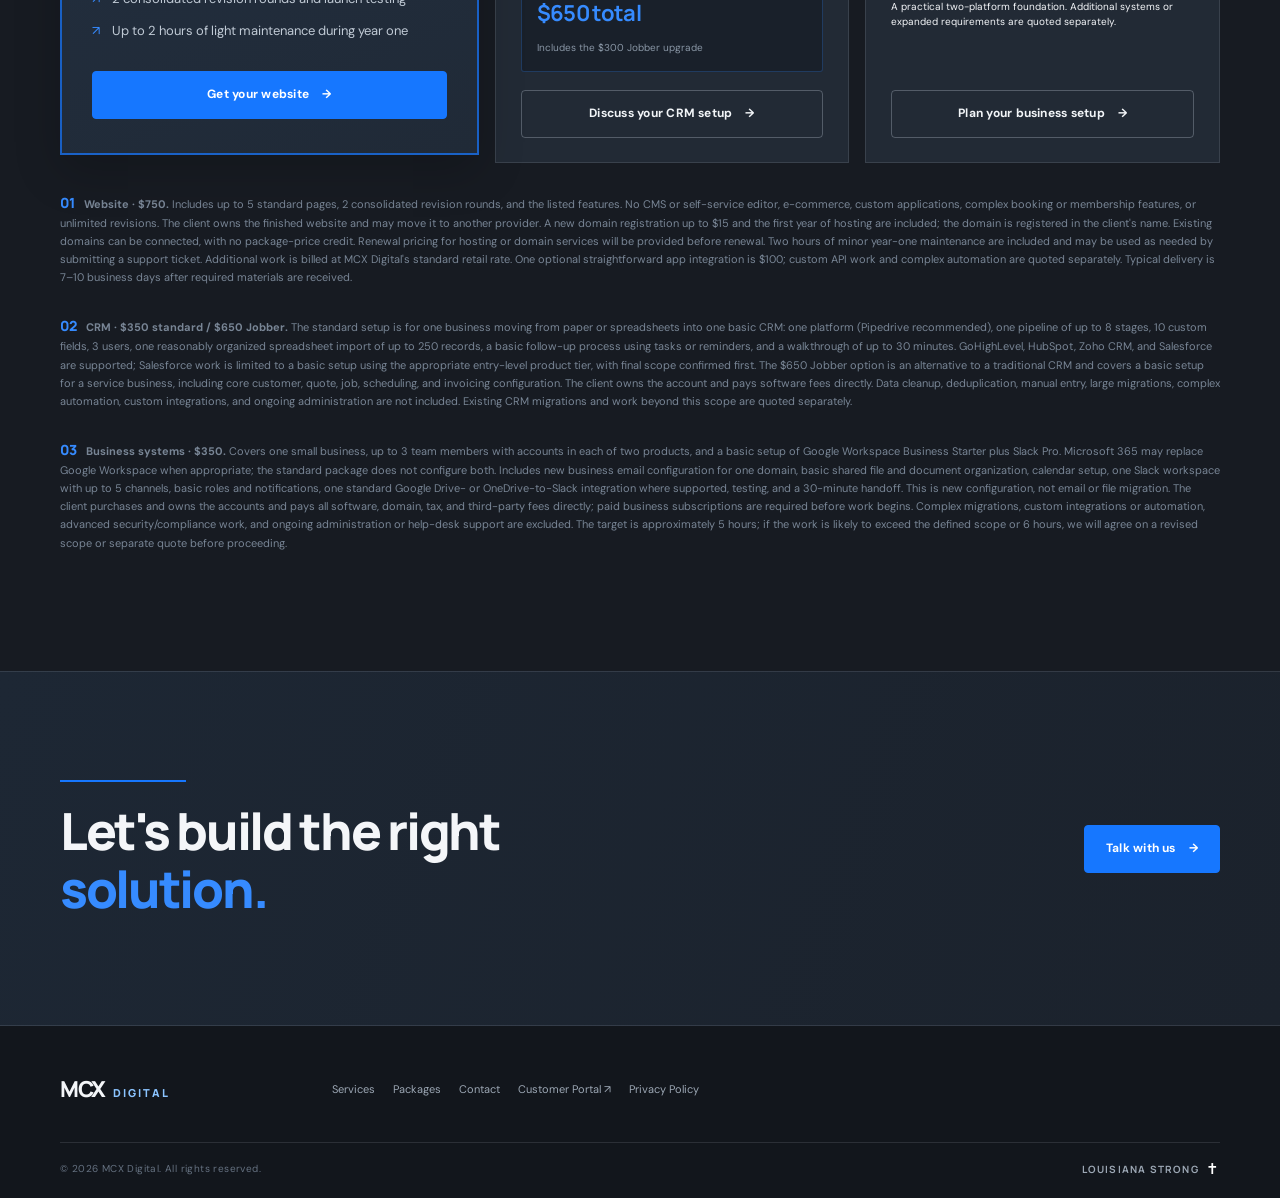
<file: packages.html>
<!doctype html>
<html lang="en"><head><meta charset="utf-8"><meta name="viewport" content="width=device-width, initial-scale=1"><meta name="description" content="See fixed-price small-business website, CRM setup, and business systems packages from MCX Digital in Lake Charles, Louisiana. Clear scope, practical solutions."><meta name="theme-color" content="#171b22"><title>Website & CRM Packages for Small Businesses | MCX Digital</title>
  <link rel="canonical" href="https://mcxdigital.net/packages.html"><meta property="og:type" content="website">
<meta property="og:type" content="website">
<meta property="og:site_name" content="MCX Digital">
<meta property="og:locale" content="en_US">
<meta property="og:title" content="Website &amp; CRM Packages for Small Businesses | MCX Digital">
<meta property="og:description" content="See fixed-price small-business website, CRM setup, and business systems packages from MCX Digital in Lake Charles, Louisiana. Clear scope, practical solutions.">
<meta property="og:url" content="https://mcxdigital.net/packages.html">
<meta property="og:image" content="https://mcxdigital.net/assets/images/i210-sunset.png">
<meta property="og:image:alt" content="Sunset over the I-210 bridge in Lake Charles, Louisiana.">
<meta name="twitter:card" content="summary_large_image">
<meta name="twitter:title" content="Website &amp; CRM Packages for Small Businesses | MCX Digital">
<meta name="twitter:description" content="See fixed-price small-business website, CRM setup, and business systems packages from MCX Digital in Lake Charles, Louisiana. Clear scope, practical solutions.">
<meta name="twitter:image" content="https://mcxdigital.net/assets/images/i210-sunset.png">
<link rel="icon" href="assets/images/favicon.svg" type="image/svg+xml"><link rel="preconnect" href="https://fonts.googleapis.com"><link rel="preconnect" href="https://fonts.gstatic.com" crossorigin><link href="https://fonts.googleapis.com/css2?family=DM+Sans:wght@400;500;600;700&family=Manrope:wght@400;500;600;700;800&display=swap" rel="stylesheet"><link rel="stylesheet" href="assets/css/style.css"><script src="assets/js/config.js" defer></script><script src="assets/js/main.js" defer></script></head>
<body class="packages-page"><a class="skip-link" href="#main">Skip to content</a><header class="site-header"><div class="container nav-wrap"><a class="brand" href="index.html" aria-label="MCX Digital home"><span class="brand-wordmark"><span class="brand-mcx">MCX</span><span class="brand-x">DIGITAL</span></span></a><button class="menu-toggle" type="button" aria-expanded="false" aria-controls="primary-nav" aria-label="Open navigation"><span></span><span></span><span></span></button><nav class="primary-nav" id="primary-nav" aria-label="Main navigation"><a href="services.html">Services</a><a class="active" href="packages.html">Packages</a><a href="contact.html">Contact</a><a class="nav-portal" data-portal-link href="#">Customer Portal <span aria-hidden="true">↗</span></a></nav></div></header><div class="profile-bar"><div class="container"><a href="https://www.upwork.com/freelancers/matthewallen" target="_blank" rel="noopener noreferrer">Independent professional services <span aria-hidden="true">·</span> Find me on <span class="upwork-word">Upwork</span> <span aria-hidden="true">↗</span></a></div></div>
<main id="main"><section class="page-hero"><div class="container"><div class="eyebrow" aria-hidden="true"><span class="eyebrow-line"></span></div><h1>Find the right fit<br><span class="text-blue">for your business.</span></h1><p class="hero-lede">Practical, fixed-price services for small businesses that want a professional online presence, better customer organization, and smoother day-to-day operations. Each package has a defined scope, clear deliverables, and straightforward pricing.</p><div class="page-hero-index">PACKAGES / 03</div></div></section>
<section class="section"><div class="container"><div class="section-heading"><div><div class="eyebrow" aria-hidden="true"><span class="eyebrow-line"></span></div><h2>Simple ways to<br><span class="text-blue">get started.</span></h2></div><p class="section-aside">Choose a practical starting point for your business. Each package has a defined scope and clear deliverables. Not sure which fits? Tell us how you're handling things today, and we'll help identify a sensible first step.</p></div>
<div class="package-grid package-grid-flagship"><article class="package-card package-featured package-website"><div class="package-top"><span class="package-tag package-flagship-tag">FLAGSHIP OFFER</span><span class="package-symbol">01</span></div><h3>AI-Powered Small Business Website</h3><p class="package-desc">The featured MCX Digital offer: a professional, mobile-friendly website with a clear scope and one straightforward price.</p><div class="package-price">FIXED PROJECT PRICE <span>$750</span></div><ul class="feature-list"><li>Up to 5 standard pages</li><li>Custom styling and responsive mobile layout</li><li>AI-assisted copy based on your business information</li><li>Up to 2 original AI-assisted visual assets</li><li>Contact options, social links, and relevant map embed</li><li>Basic on-page SEO and metadata</li><li>New domain registration up to $15 and 1 year of hosting</li><li>2 consolidated revision rounds and launch testing</li><li>Up to 2 hours of light maintenance during year one</li></ul><a class="button button-primary" href="contact.html">Get your website <span>→</span></a></article>
<article class="package-card package-upcoming package-crm"><div class="package-top"><span class="package-tag" aria-hidden="true"></span><span class="package-symbol">02</span></div><h3>CRM Setup &amp; Organization</h3><p class="package-desc">Replace paper lists and spreadsheets with a simple system for managing leads, customers, and sales follow-up.</p><div class="package-price package-price-compact">STANDARD SETUP <span>$350</span></div><p class="package-note"><strong>Recommended:</strong> Pipedrive. GoHighLevel, HubSpot, Zoho CRM, and Salesforce are also supported, subject to the needs and scope of your setup.</p><ul class="feature-list crm-includes"><li>One business and CRM platform</li><li>One sales pipeline (up to 8 stages)</li><li>10 custom fields · 3 users</li><li>Import up to 250 organized records</li><li>Basic follow-up process + walkthrough</li></ul><div class="package-upgrade"><div class="jobber-heading"><span class="package-tag">FOR SERVICE BUSINESSES</span><h4>Need more than sales tracking?</h4></div><p>Jobber is the alternative for contractors and landscapers who also need quotes, scheduling, jobs, and invoicing.</p><div class="jobber-price"><strong>$650 total</strong><span>Includes the $300 Jobber upgrade</span></div></div><a class="button button-ghost" href="contact.html">Discuss your CRM setup <span>→</span></a></article>
<article class="package-card package-upcoming package-systems"><div class="package-top"><span class="package-symbol">03</span></div><h3>Business Systems &amp; Workflow Setup</h3><p class="package-desc">Get the essential tools in place for professional email, shared files, documents, and team communication.</p><div class="package-price package-price-compact">STANDARD SETUP <span>$350</span></div><div class="systems-stack"><span class="systems-stack-label">RECOMMENDED TOOLKIT</span><strong>Google Workspace Business Starter <span>+</span> Slack Pro</strong><p>Microsoft 365 can replace Google Workspace when it better suits your business.</p></div><ul class="feature-list systems-includes"><li>One business domain and up to 3 team members, with accounts in both platforms</li><li>Business email, shared file storage, documents, spreadsheets, and calendar setup</li><li>One Slack workspace with up to 5 channels</li><li>Member roles, channel organization, and notifications</li><li>One standard Google Drive- or OneDrive-to-Slack integration, where supported</li><li>Testing and one 30-minute handoff session</li></ul><p class="package-note systems-footnote">A practical two-platform foundation. Additional systems or expanded requirements are quoted separately.</p><a class="button button-ghost" href="contact.html">Plan your business setup <span>→</span></a></article></div>
<div class="package-fine-print">
<p class="fine-print"><strong class="fine-print-marker">01</strong> <strong>Website · $750.</strong> Includes up to 5 standard pages, 2 consolidated revision rounds, and the listed features. No CMS or self-service editor, e-commerce, custom applications, complex booking or membership features, or unlimited revisions. The client owns the finished website and may move it to another provider. A new domain registration up to $15 and the first year of hosting are included; the domain is registered in the client's name. Existing domains can be connected, with no package-price credit. Renewal pricing for hosting or domain services will be provided before renewal. Two hours of minor year-one maintenance are included and may be used as needed by submitting a support ticket. Additional work is billed at MCX Digital's standard retail rate. One optional straightforward app integration is $100; custom API work and complex automation are quoted separately. Typical delivery is 7–10 business days after required materials are received.</p>
<p class="fine-print"><strong class="fine-print-marker">02</strong> <strong>CRM · $350 standard / $650 Jobber.</strong> The standard setup is for one business moving from paper or spreadsheets into one basic CRM: one platform (Pipedrive recommended), one pipeline of up to 8 stages, 10 custom fields, 3 users, one reasonably organized spreadsheet import of up to 250 records, a basic follow-up process using tasks or reminders, and a walkthrough of up to 30 minutes. GoHighLevel, HubSpot, Zoho CRM, and Salesforce are supported; Salesforce work is limited to a basic setup using the appropriate entry-level product tier, with final scope confirmed first. The $650 Jobber option is an alternative to a traditional CRM and covers a basic setup for a service business, including core customer, quote, job, scheduling, and invoicing configuration. The client owns the account and pays software fees directly. Data cleanup, deduplication, manual entry, large migrations, complex automation, custom integrations, and ongoing administration are not included. Existing CRM migrations and work beyond this scope are quoted separately.</p>
<p class="fine-print"><strong class="fine-print-marker">03</strong> <strong>Business systems · $350.</strong> Covers one small business, up to 3 team members with accounts in each of two products, and a basic setup of Google Workspace Business Starter plus Slack Pro. Microsoft 365 may replace Google Workspace when appropriate; the standard package does not configure both. Includes new business email configuration for one domain, basic shared file and document organization, calendar setup, one Slack workspace with up to 5 channels, basic roles and notifications, one standard Google Drive- or OneDrive-to-Slack integration where supported, testing, and a 30-minute handoff. This is new configuration, not email or file migration. The client purchases and owns the accounts and pays all software, domain, tax, and third-party fees directly; paid business subscriptions are required before work begins. Complex migrations, custom integrations or automation, advanced security/compliance work, and ongoing administration or help-desk support are excluded. The target is approximately 5 hours; if the work is likely to exceed the defined scope or 6 hours, we will agree on a revised scope or separate quote before proceeding.</p>
</div></div></section><section class="section section-cta"><div class="container cta-inner"><div><div class="eyebrow" aria-hidden="true"><span class="eyebrow-line"></span></div><h2>Let's build the right<br><span class="text-blue">solution.</span></h2></div><a class="button button-primary" href="contact.html">Talk with us <span>→</span></a></div></section></main>
<footer class="site-footer"><div class="container footer-main"><a class="brand footer-brand" href="index.html" aria-label="MCX Digital home"><span class="brand-wordmark"><span class="brand-mcx">MCX</span><span class="brand-x">DIGITAL</span></span></a><div class="footer-links"><a href="services.html">Services</a><a href="packages.html">Packages</a><a href="contact.html">Contact</a><a data-portal-link href="#">Customer Portal ↗</a><a href="privacy.html">Privacy Policy</a></div></div><div class="container footer-bottom"><span>© <span data-year></span> MCX Digital. All rights reserved.</span><span class="footer-signoff">LOUISIANA STRONG <span class="footer-cross" aria-label="Christian cross">✝</span></span></div></footer></body></html>
</file>
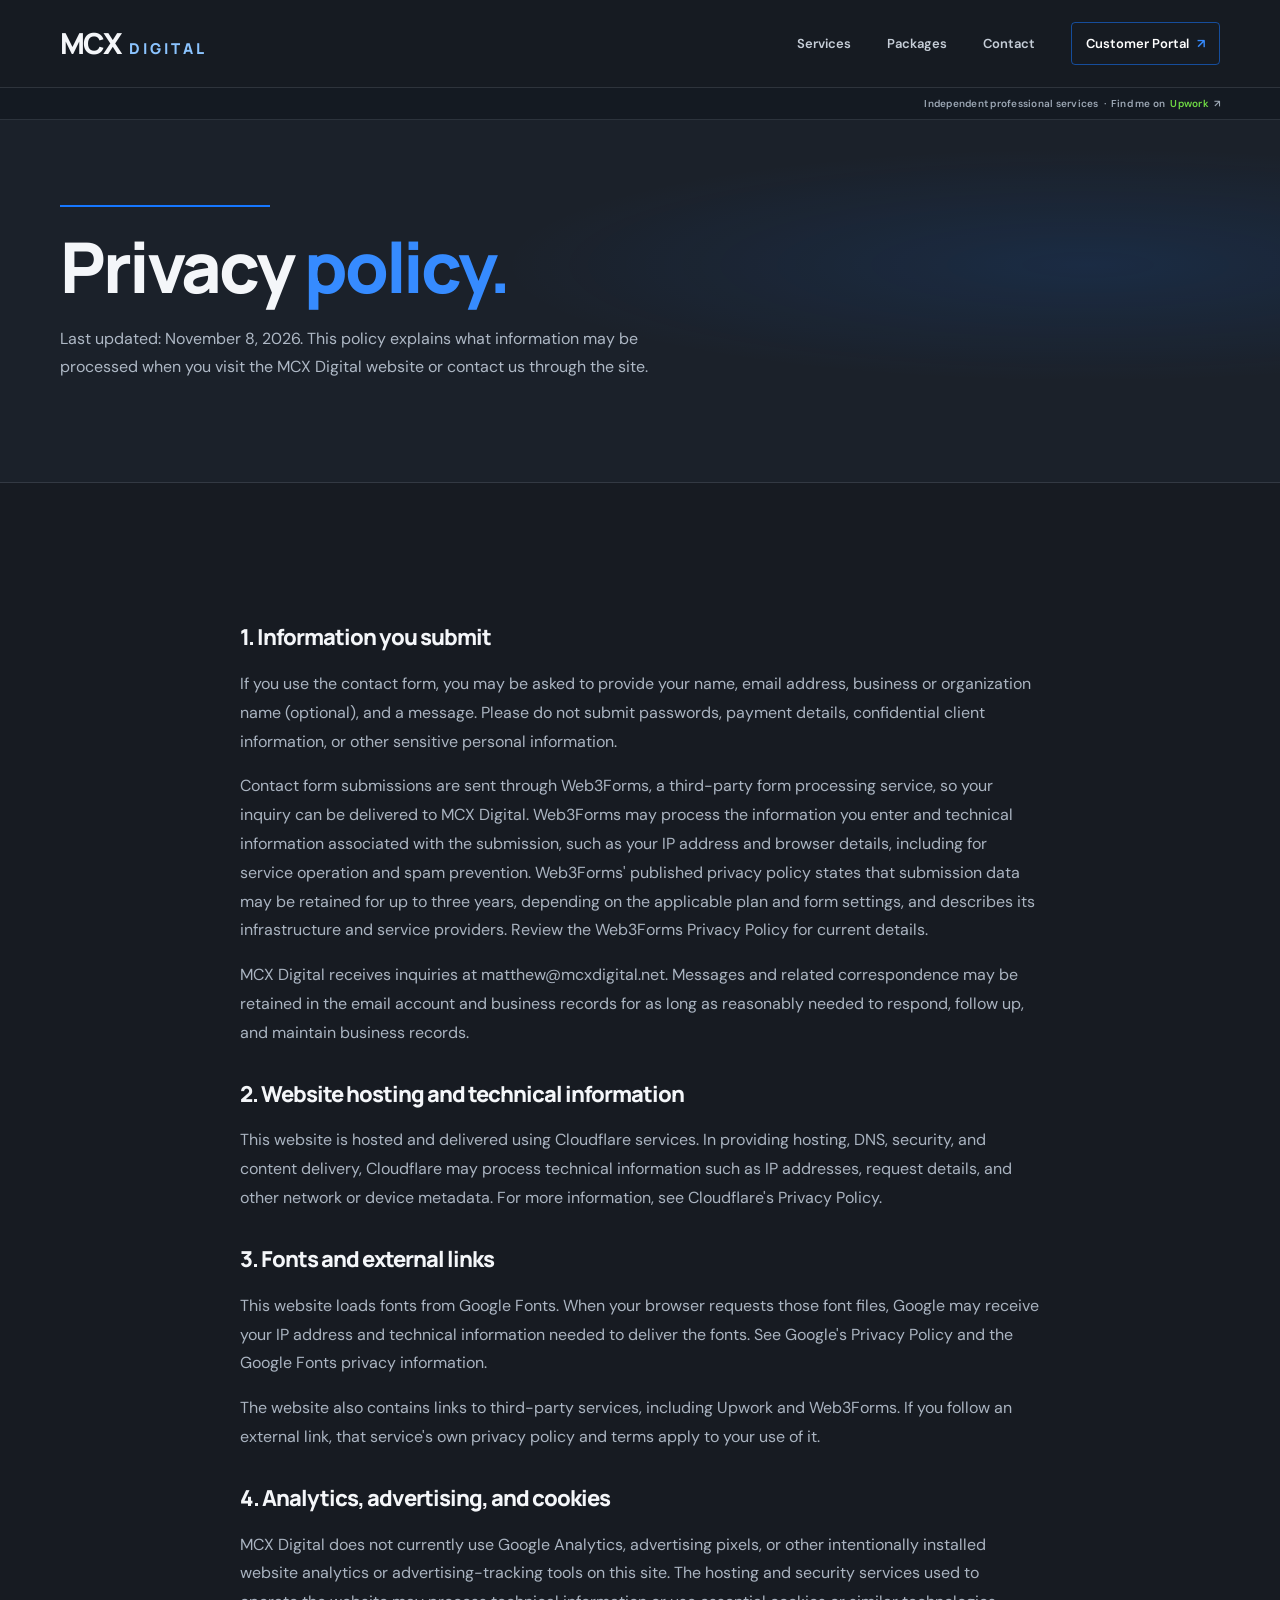
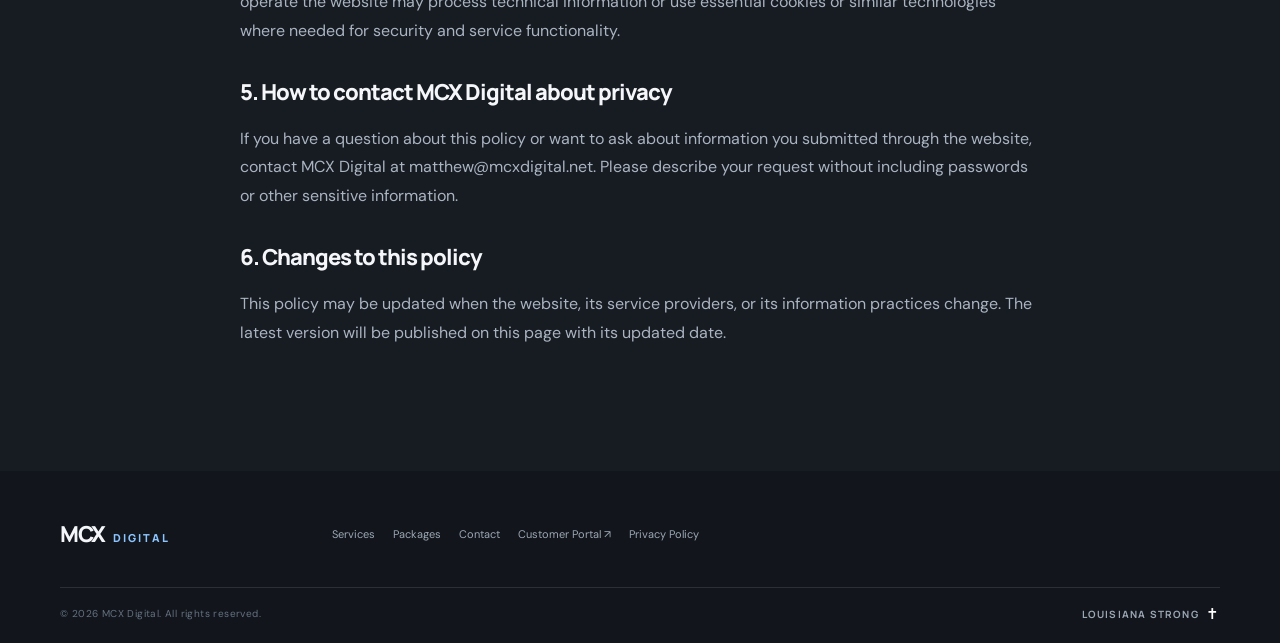
<file: privacy.html>
<!doctype html>
<html lang="en"><head><meta charset="utf-8"><meta name="viewport" content="width=device-width, initial-scale=1"><meta name="description" content="MCX Digital explains how website inquiries, contact form submissions, and technical information are handled when you visit mcxdigital.net."><meta name="theme-color" content="#171b22"><title>Privacy Policy | MCX Digital</title>
<link rel="canonical" href="https://mcxdigital.net/privacy.html"><meta property="og:type" content="website">
<meta property="og:type" content="website">
<meta property="og:site_name" content="MCX Digital">
<meta property="og:locale" content="en_US">
<meta property="og:title" content="Privacy Policy | MCX Digital">
<meta property="og:description" content="MCX Digital explains how website inquiries, contact form submissions, and technical information are handled when you visit mcxdigital.net.">
<meta property="og:url" content="https://mcxdigital.net/privacy.html">
<meta property="og:image" content="https://mcxdigital.net/assets/images/i210-sunset.png">
<meta property="og:image:alt" content="Sunset over the I-210 bridge in Lake Charles, Louisiana.">
<meta name="twitter:card" content="summary_large_image">
<meta name="twitter:title" content="Privacy Policy | MCX Digital">
<meta name="twitter:description" content="MCX Digital explains how website inquiries, contact form submissions, and technical information are handled when you visit mcxdigital.net.">
<meta name="twitter:image" content="https://mcxdigital.net/assets/images/i210-sunset.png">
<link rel="icon" href="assets/images/favicon.svg" type="image/svg+xml"><link rel="preconnect" href="https://fonts.googleapis.com"><link rel="preconnect" href="https://fonts.gstatic.com" crossorigin><link href="https://fonts.googleapis.com/css2?family=DM+Sans:wght@400;500;600;700&family=Manrope:wght@400;500;600;700;800&display=swap" rel="stylesheet"><link rel="stylesheet" href="assets/css/style.css"><script src="assets/js/config.js" defer></script><script src="assets/js/main.js" defer></script></head>
<body class="privacy-page"><a class="skip-link" href="#main">Skip to content</a><header class="site-header"><div class="container nav-wrap"><a class="brand" href="index.html" aria-label="MCX Digital home"><span class="brand-wordmark">MCX <span class="brand-x">DIGITAL</span></span></a><button class="menu-toggle" type="button" aria-expanded="false" aria-controls="primary-nav" aria-label="Open navigation"><span></span><span></span><span></span></button><nav class="primary-nav" id="primary-nav" aria-label="Main navigation"><a href="services.html">Services</a><a href="packages.html">Packages</a><a href="contact.html">Contact</a><a class="nav-portal" data-portal-link href="#">Customer Portal <span aria-hidden="true">↗</span></a></nav></div></header><div class="profile-bar"><div class="container"><a href="https://www.upwork.com/freelancers/matthewallen" target="_blank" rel="noopener noreferrer">Independent professional services <span aria-hidden="true">·</span> Find me on <span class="upwork-word">Upwork</span> <span aria-hidden="true">↗</span></a></div></div>
<main id="main"><section class="page-hero page-hero-compact"><div class="container"><div class="eyebrow" aria-hidden="true"><span class="eyebrow-line"></span></div><h1>Privacy <span class="text-blue">policy.</span></h1><p class="hero-lede">Last updated: November 8, 2026. This policy explains what information may be processed when you visit the MCX Digital website or contact us through the site.</p></div></section>
<section class="section"><div class="container legal-content">
<h2>1. Information you submit</h2>
<p>If you use the contact form, you may be asked to provide your name, email address, business or organization name (optional), and a message. Please do not submit passwords, payment details, confidential client information, or other sensitive personal information.</p>
<p>Contact form submissions are sent through Web3Forms, a third-party form processing service, so your inquiry can be delivered to MCX Digital. Web3Forms may process the information you enter and technical information associated with the submission, such as your IP address and browser details, including for service operation and spam prevention. Web3Forms' published privacy policy states that submission data may be retained for up to three years, depending on the applicable plan and form settings, and describes its infrastructure and service providers. Review the <a href="https://web3forms.com/privacy" target="_blank" rel="noopener noreferrer">Web3Forms Privacy Policy</a> for current details.</p>
<p>MCX Digital receives inquiries at <a href="mailto:matthew@mcxdigital.net">matthew@mcxdigital.net</a>. Messages and related correspondence may be retained in the email account and business records for as long as reasonably needed to respond, follow up, and maintain business records.</p>
<h2>2. Website hosting and technical information</h2>
<p>This website is hosted and delivered using Cloudflare services. In providing hosting, DNS, security, and content delivery, Cloudflare may process technical information such as IP addresses, request details, and other network or device metadata. For more information, see <a href="https://www.cloudflare.com/privacypolicy/" target="_blank" rel="noopener noreferrer">Cloudflare's Privacy Policy</a>.</p>
<h2>3. Fonts and external links</h2>
<p>This website loads fonts from Google Fonts. When your browser requests those font files, Google may receive your IP address and technical information needed to deliver the fonts. See <a href="https://policies.google.com/privacy" target="_blank" rel="noopener noreferrer">Google's Privacy Policy</a> and the <a href="https://developers.google.com/fonts/faq/privacy" target="_blank" rel="noopener noreferrer">Google Fonts privacy information</a>.</p>
<p>The website also contains links to third-party services, including Upwork and Web3Forms. If you follow an external link, that service's own privacy policy and terms apply to your use of it.</p>
<h2>4. Analytics, advertising, and cookies</h2>
<p>MCX Digital does not currently use Google Analytics, advertising pixels, or other intentionally installed website analytics or advertising-tracking tools on this site. The hosting and security services used to operate the website may process technical information or use essential cookies or similar technologies where needed for security and service functionality.</p>
<h2>5. How to contact MCX Digital about privacy</h2>
<p>If you have a question about this policy or want to ask about information you submitted through the website, contact MCX Digital at <a href="mailto:matthew@mcxdigital.net">matthew@mcxdigital.net</a>. Please describe your request without including passwords or other sensitive information.</p>
<h2>6. Changes to this policy</h2>
<p>This policy may be updated when the website, its service providers, or its information practices change. The latest version will be published on this page with its updated date.</p>
</div></section></main>
<footer class="site-footer"><div class="container footer-main"><a class="brand footer-brand" href="index.html" aria-label="MCX Digital home"><span class="brand-wordmark">MCX <span class="brand-x">DIGITAL</span></span></a><div class="footer-links"><a href="services.html">Services</a><a href="packages.html">Packages</a><a href="contact.html">Contact</a><a data-portal-link href="#">Customer Portal ↗</a><a href="privacy.html">Privacy Policy</a></div></div><div class="container footer-bottom"><span>© <span data-year></span> MCX Digital. All rights reserved.</span><span class="footer-signoff">LOUISIANA STRONG <span class="footer-cross" aria-label="Christian cross">✝</span></span></div></footer></body></html>
</file>
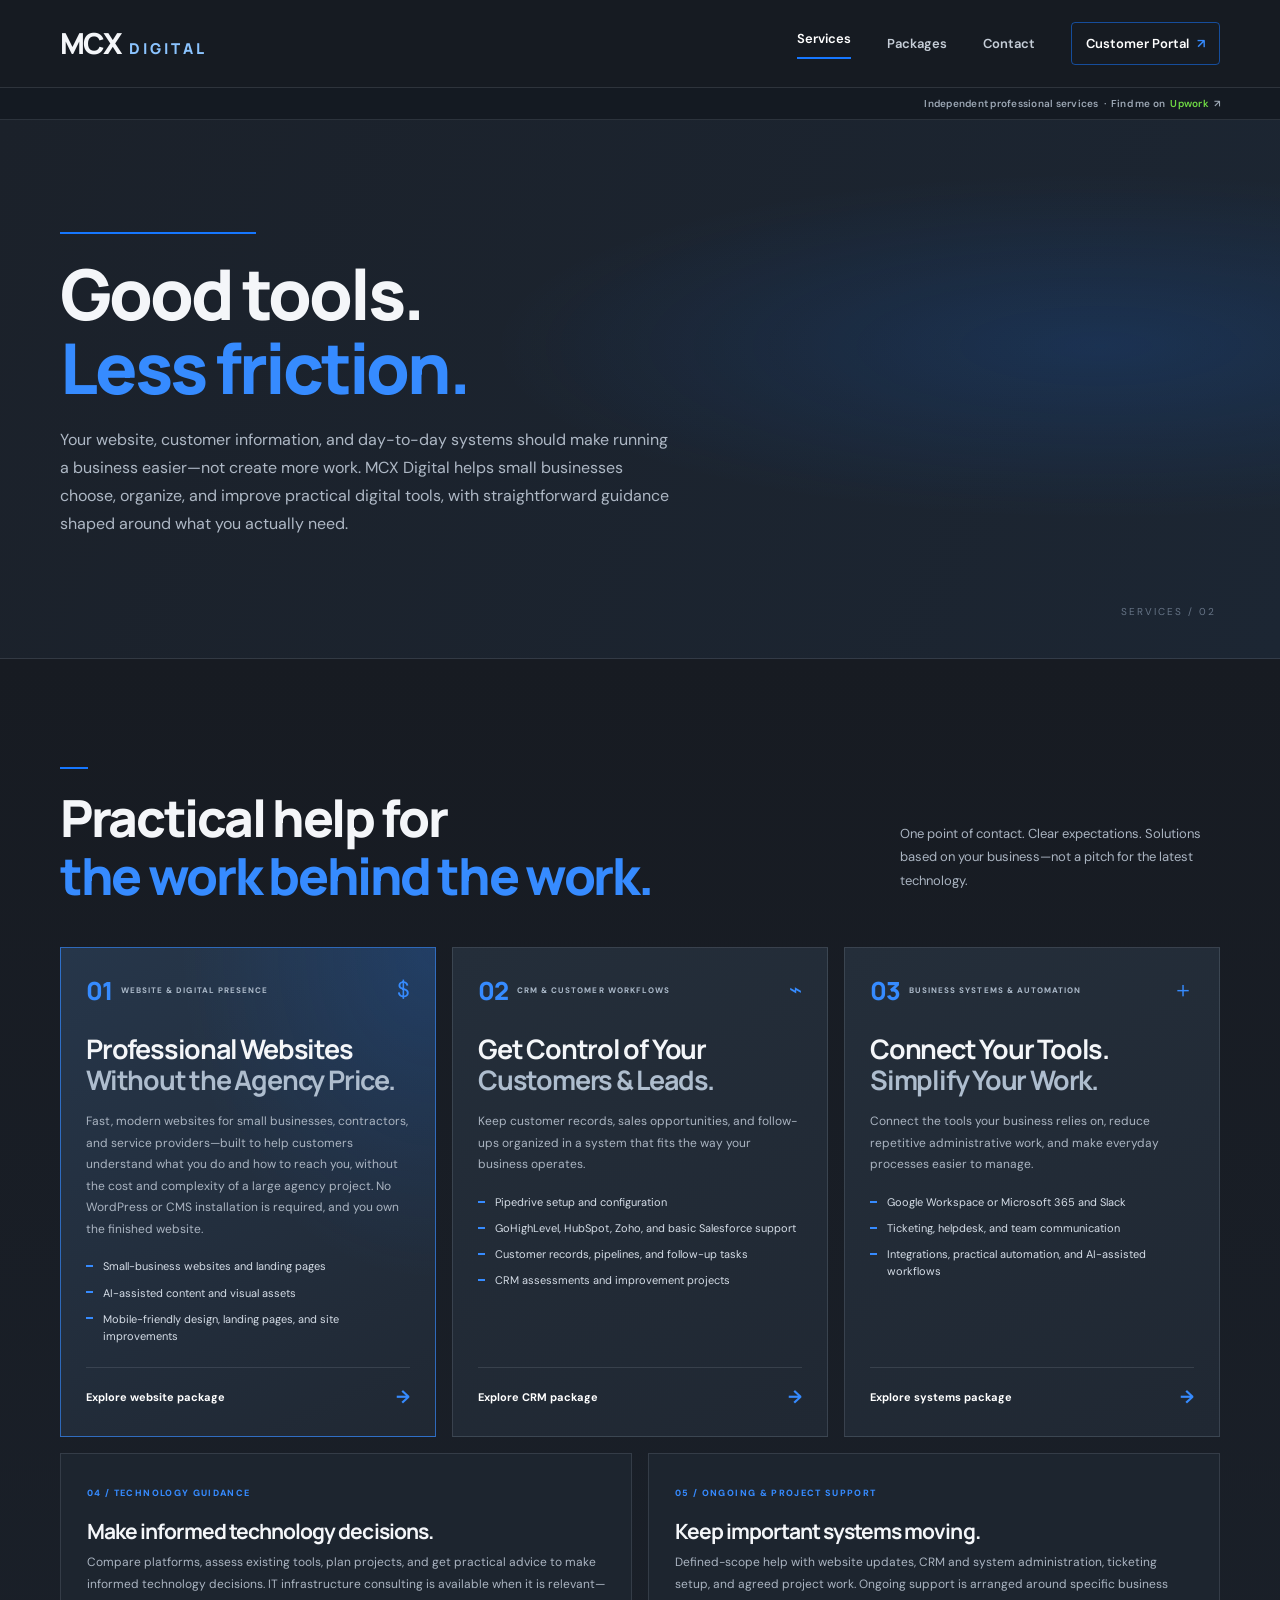
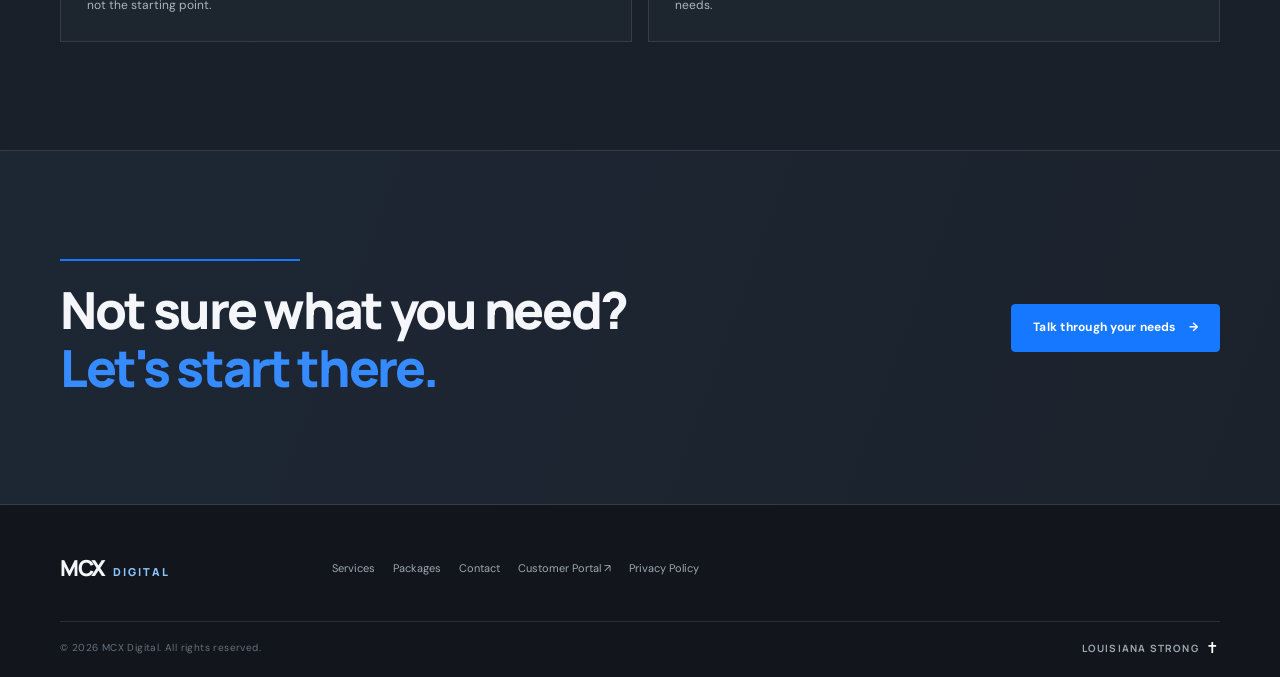
<file: services.html>
<!doctype html>
<html lang="en">
<head>
<meta charset="utf-8"><meta name="viewport" content="width=device-width, initial-scale=1">
<meta name="description" content="Explore small-business website development, Pipedrive and CRM setup, workflow automation, connected business systems, and practical technology support from MCX Digital.">
<meta name="theme-color" content="#171b22"><title>Website, CRM & Business Systems Services | MCX Digital</title>
  <link rel="canonical" href="https://mcxdigital.net/services.html">
<meta property="og:type" content="website">
<meta property="og:site_name" content="MCX Digital">
<meta property="og:locale" content="en_US">
<meta property="og:title" content="Website, CRM &amp; Business Systems Services | MCX Digital">
<meta property="og:description" content="Explore small-business website development, Pipedrive and CRM setup, workflow automation, connected business systems, and practical technology support from MCX Digital.">
<meta property="og:url" content="https://mcxdigital.net/services.html">
<meta property="og:image" content="https://mcxdigital.net/assets/images/i210-sunset.png">
<meta property="og:image:alt" content="Sunset over the I-210 bridge in Lake Charles, Louisiana.">
<meta name="twitter:card" content="summary_large_image">
<meta name="twitter:title" content="Website, CRM &amp; Business Systems Services | MCX Digital">
<meta name="twitter:description" content="Explore small-business website development, Pipedrive and CRM setup, workflow automation, connected business systems, and practical technology support from MCX Digital.">
<meta name="twitter:image" content="https://mcxdigital.net/assets/images/i210-sunset.png">
<link rel="icon" href="assets/images/favicon.svg" type="image/svg+xml">
<link rel="preconnect" href="https://fonts.googleapis.com"><link rel="preconnect" href="https://fonts.gstatic.com" crossorigin>
<link href="https://fonts.googleapis.com/css2?family=DM+Sans:wght@400;500;600;700&family=Manrope:wght@400;500;600;700;800&display=swap" rel="stylesheet">
<link rel="stylesheet" href="assets/css/style.css"><script src="assets/js/config.js" defer></script><script src="assets/js/main.js" defer></script>
</head>
<body class="services-page">
<a class="skip-link" href="#main">Skip to content</a>
<header class="site-header"><div class="container nav-wrap"><a class="brand" href="index.html" aria-label="MCX Digital home"><span class="brand-wordmark"><span class="brand-mcx">MCX</span><span class="brand-x">DIGITAL</span></span></a><button class="menu-toggle" type="button" aria-expanded="false" aria-controls="primary-nav" aria-label="Open navigation"><span></span><span></span><span></span></button><nav class="primary-nav" id="primary-nav" aria-label="Main navigation"><a class="active" href="services.html">Services</a><a href="packages.html">Packages</a><a href="contact.html">Contact</a><a class="nav-portal" data-portal-link href="#">Customer Portal <span aria-hidden="true">↗</span></a></nav></div></header>
<div class="profile-bar"><div class="container"><a href="https://www.upwork.com/freelancers/matthewallen" target="_blank" rel="noopener noreferrer">Independent professional services <span aria-hidden="true">·</span> Find me on <span class="upwork-word">Upwork</span> <span aria-hidden="true">↗</span></a></div></div>
<main id="main">
<section class="page-hero mcx-services-hero"><div class="container"><div class="eyebrow" aria-hidden="true"><span class="eyebrow-line"></span></div><h1>Good tools.<br><span class="text-blue">Less friction.</span></h1><p class="hero-lede">Your website, customer information, and day-to-day systems should make running a business easier—not create more work. MCX Digital helps small businesses choose, organize, and improve practical digital tools, with straightforward guidance shaped around what you actually need.</p><div class="page-hero-index">SERVICES / 02</div></div></section>
<section class="section mcx-services-section"><div class="container">
<div class="section-heading mcx-services-heading"><div><div class="eyebrow" aria-hidden="true"><span class="eyebrow-line"></span></div><h2>Practical help for<br><span class="text-blue">the work behind the work.</span></h2></div><p class="section-aside">One point of contact. Clear expectations. Solutions based on your business—not a pitch for the latest technology.</p></div>
<div class="mcx-services-core">
<article class="mcx-service-card mcx-service-featured"><div class="mcx-service-top"><span class="mcx-service-number">01</span><span class="mcx-service-kicker">WEBSITE &amp; DIGITAL PRESENCE</span><span class="mcx-service-symbol">$</span></div><h3>Professional Websites<br><span>Without the Agency Price.</span></h3><p>Fast, modern websites for small businesses, contractors, and service providers—built to help customers understand what you do and how to reach you, without the cost and complexity of a large agency project. No WordPress or CMS installation is required, and you own the finished website.</p><ul><li>Small-business websites and landing pages</li><li>AI-assisted content and visual assets</li><li>Mobile-friendly design, landing pages, and site improvements</li></ul><a href="packages.html" class="mcx-service-link">Explore website package <span>→</span></a></article>
<article class="mcx-service-card"><div class="mcx-service-top"><span class="mcx-service-number">02</span><span class="mcx-service-kicker">CRM &amp; CUSTOMER WORKFLOWS</span><span class="mcx-service-symbol">⌁</span></div><h3>Get Control of Your<br><span>Customers &amp; Leads.</span></h3><p>Keep customer records, sales opportunities, and follow-ups organized in a system that fits the way your business operates.</p><ul><li>Pipedrive setup and configuration</li><li>GoHighLevel, HubSpot, Zoho, and basic Salesforce support</li><li>Customer records, pipelines, and follow-up tasks</li><li>CRM assessments and improvement projects</li></ul><a href="packages.html" class="mcx-service-link">Explore CRM package <span>→</span></a></article>
<article class="mcx-service-card"><div class="mcx-service-top"><span class="mcx-service-number">03</span><span class="mcx-service-kicker">BUSINESS SYSTEMS &amp; AUTOMATION</span><span class="mcx-service-symbol">＋</span></div><h3>Connect Your Tools.<br><span>Simplify Your Work.</span></h3><p>Connect the tools your business relies on, reduce repetitive administrative work, and make everyday processes easier to manage.</p><ul><li>Google Workspace or Microsoft 365 and Slack</li><li>Ticketing, helpdesk, and team communication</li><li>Integrations, practical automation, and AI-assisted workflows</li></ul><a href="packages.html" class="mcx-service-link">Explore systems package <span>→</span></a></article>
</div>
<div class="mcx-services-secondary">
<article class="mcx-service-mini"><span class="mcx-mini-number">04 / TECHNOLOGY GUIDANCE</span><h3>Make informed technology decisions.</h3><p>Compare platforms, assess existing tools, plan projects, and get practical advice to make informed technology decisions. IT infrastructure consulting is available when it is relevant—not the starting point.</p></article>
<article class="mcx-service-mini"><span class="mcx-mini-number">05 / ONGOING &amp; PROJECT SUPPORT</span><h3>Keep important systems moving.</h3><p>Defined-scope help with website updates, CRM and system administration, ticketing setup, and agreed project work. Ongoing support is arranged around specific business needs.</p></article>
</div>
</div></section>
<section class="section section-cta"><div class="container cta-inner"><div><div class="eyebrow" aria-hidden="true"><span class="eyebrow-line"></span></div><h2>Not sure what you need?<br><span class="text-blue">Let's start there.</span></h2></div><a class="button button-primary" href="contact.html">Talk through your needs <span>→</span></a></div></section>
</main>
<footer class="site-footer"><div class="container footer-main"><a class="brand footer-brand" href="index.html" aria-label="MCX Digital home"><span class="brand-wordmark"><span class="brand-mcx">MCX</span><span class="brand-x">DIGITAL</span></span></a><div class="footer-links"><a href="services.html">Services</a><a href="packages.html">Packages</a><a href="contact.html">Contact</a><a data-portal-link href="#">Customer Portal ↗</a><a href="privacy.html">Privacy Policy</a></div></div><div class="container footer-bottom"><span>© <span data-year></span> MCX Digital. All rights reserved.</span><span class="footer-signoff">LOUISIANA STRONG <span class="footer-cross" aria-label="Christian cross">✝</span></span></div></footer>
</body></html>
</file>
<file: assets/css/style.css>
:root{--bg:#171b22;--bg-soft:#1d232c;--panel:#222a35;--panel-hover:#283341;--text:#f4f6f9;--muted:#aab4c1;--subtle:#778392;--blue:#1677ff;--blue-bright:#368bff;--line:rgba(205,218,233,.13);--font-body:"DM Sans",Arial,sans-serif;--font-display:"Manrope","DM Sans",sans-serif;--container:1160px}*{box-sizing:border-box}html{scroll-behavior:smooth}body{margin:0;background:var(--bg);color:var(--text);font-family:var(--font-body);font-size:16px;line-height:1.65;-webkit-font-smoothing:antialiased}a{color:inherit;text-decoration:none}button,input,textarea{font:inherit}.container{width:min(var(--container),calc(100% - 48px));margin-inline:auto}.skip-link{position:absolute;left:-999px;top:8px;z-index:100;background:var(--blue);padding:10px 16px}.skip-link:focus{left:8px}.site-header{height:88px;position:relative;z-index:20;border-bottom:1px solid var(--line);background:rgba(23,27,34,.94)}.nav-wrap{height:100%;display:flex;align-items:center;justify-content:space-between}.brand{display:inline-flex;align-items:center;font-family:var(--font-display),Arial,sans-serif;font-weight:800;letter-spacing:.11em;flex-shrink:0}.brand-wordmark{display:block;font-size:27px;line-height:1.15;letter-spacing:.09em;white-space:nowrap;color:#f4f6f9}.brand-x{color:var(--blue-bright)}.footer-brand .brand-wordmark{font-size:21px}@media(max-width:680px){.brand-wordmark{font-size:22px;letter-spacing:.07em}.footer-brand .brand-wordmark{font-size:19px}}.brand-mark{font-size:26px;letter-spacing:-.09em;color:#fff}.brand-mark span{color:var(--blue)}.brand-name{font-size:12px;letter-spacing:.18em}.brand-period{color:var(--blue);font-size:20px}.primary-nav{display:flex;align-items:center;gap:36px;font-size:13px;font-weight:600;color:#c6ced8}.primary-nav>a{transition:color .2s}.primary-nav>a:hover,.primary-nav>a.active{color:#fff}.primary-nav>a.active:after{content:"";display:block;height:2px;background:var(--blue);margin-top:7px}.primary-nav .nav-portal{border:1px solid rgba(22,119,255,.55);border-radius:4px;padding:10px 14px;color:#fff}.nav-portal span{color:var(--blue-bright);margin-left:5px}.menu-toggle{display:none;background:none;border:0;padding:8px}.menu-toggle span{display:block;width:23px;height:2px;background:white;margin:5px}.hero{position:relative;overflow:hidden;min-height:620px;display:flex;align-items:center;background:radial-gradient(ellipse at 78% 42%,rgba(22,119,255,.13),transparent 38%),linear-gradient(115deg,#171b22 5%,#1a2029 100%)}.hero-grid{position:absolute;inset:0;background-image:linear-gradient(rgba(160,184,213,.045) 1px,transparent 1px),linear-gradient(90deg,rgba(160,184,213,.045) 1px,transparent 1px);background-size:64px 64px;mask-image:linear-gradient(90deg,transparent 4%,#000 100%)}.hero-content{position:relative;z-index:2;padding-block:100px}.eyebrow{display:flex;align-items:center;gap:12px;color:#8e9bab;font-size:10px;font-weight:700;letter-spacing:.2em}.eyebrow-line{width:28px;height:2px;background:var(--blue)}h1,h2,h3,p{margin-top:0}h1,h2,h3{font-family:var(--font-display);letter-spacing:-.045em}h1{font-size:clamp(48px,7vw,82px);line-height:1.06;font-weight:800;margin:24px 0}.hero h1 span,.text-blue{color:var(--blue-bright)}.hero-lede{max-width:590px;color:#aeb8c5;font-size:18px;line-height:1.75}.hero-actions{display:flex;flex-wrap:wrap;gap:14px;margin-top:34px}.button{display:inline-flex;align-items:center;justify-content:center;gap:13px;min-height:48px;padding:0 21px;border-radius:4px;font-size:12px;font-weight:700;letter-spacing:.02em;transition:transform .2s,background .2s,border-color .2s}.button:hover:not(.button-disabled){transform:translateY(-2px)}.button-primary{background:var(--blue);color:white;border:1px solid var(--blue)}.button-primary:hover{background:#0868eb}.button-ghost{border:1px solid rgba(210,222,238,.28);color:#f2f5f8}.button-ghost:hover{border-color:var(--blue)}.button-disabled{background:#303945;color:#9ba7b5;border:1px solid #3a4552;cursor:not-allowed}.hero-note{margin-top:54px;color:#8793a2;font-size:11px;letter-spacing:.08em}.status-dot{display:inline-block;width:7px;height:7px;background:var(--blue);border-radius:50%;margin-right:9px;box-shadow:0 0 12px rgba(22,119,255,.8)}.hero-orbit{position:absolute;border:1px solid rgba(22,119,255,.2);border-radius:50%;pointer-events:none}.orbit-one{width:500px;height:500px;right:8%;top:10%;box-shadow:0 0 100px rgba(22,119,255,.06),inset 0 0 100px rgba(22,119,255,.04)}.orbit-two{width:340px;height:340px;right:14%;top:23%;border-color:rgba(22,119,255,.14)}.hero-index,.page-hero-index{position:absolute;right:5%;bottom:38px;color:#667486;font-size:10px;letter-spacing:.2em}.section{padding:108px 0}.section-intro{background:#1c222b}.intro-layout{display:grid;grid-template-columns:1fr 1fr;gap:80px;align-items:center}h2{font-size:clamp(34px,4vw,52px);line-height:1.13;font-weight:800;margin:20px 0}.large-copy{font-size:19px;color:#b7c1cd;line-height:1.8}.text-link{display:inline-flex;align-items:center;gap:14px;margin-top:18px;color:#fff;font-size:13px;font-weight:700}.text-link span{color:var(--blue-bright);font-size:19px;transition:transform .2s}.text-link:hover span{transform:translateX(5px)}.section-heading{display:flex;align-items:end;justify-content:space-between;gap:30px;margin-bottom:44px}.section-heading h2{margin-bottom:0}.service-grid{display:grid;grid-template-columns:repeat(3,1fr);gap:16px}.service-card{position:relative;min-height:270px;padding:30px;background:var(--panel);border:1px solid var(--line);transition:transform .25s,border-color .25s,background .25s}.service-card:hover{transform:translateY(-5px);border-color:rgba(22,119,255,.55);background:var(--panel-hover)}.card-number{position:absolute;top:28px;right:28px;color:#6e7c8c;font-size:11px;letter-spacing:.12em}.service-icon{display:block;color:var(--blue-bright);font-size:30px;margin:12px 0 28px}.service-card h3{font-size:21px;margin-bottom:12px}.service-card p,.feature-copy p{color:var(--muted);font-size:14px;line-height:1.8}.card-arrow{position:absolute;bottom:25px;right:28px;color:var(--blue-bright);font-size:20px}.mobile-link{display:none}.section-feature{background:#1c222b}.feature-panel{display:grid;grid-template-columns:1fr 1fr;gap:90px;align-items:center}.feature-art{min-height:360px;position:relative;display:flex;align-items:center;justify-content:center;overflow:hidden;background:linear-gradient(140deg,#202b39,#18202a);border:1px solid var(--line)}.feature-ring{position:absolute;width:270px;height:270px;border:1px solid rgba(22,119,255,.55);border-radius:50%;box-shadow:0 0 0 35px rgba(22,119,255,.035),0 0 0 70px rgba(22,119,255,.025)}.feature-monogram{position:relative;font-family:var(--font-display);font-weight:800;font-size:76px;letter-spacing:-.1em}.feature-monogram span{color:var(--blue)}.feature-label{position:absolute;bottom:28px;color:#8190a1;font-size:9px;letter-spacing:.24em}.feature-copy h2{font-size:clamp(32px,3.6vw,46px)}.section-cta{background:linear-gradient(110deg,#1d2734,#1b222c);border-top:1px solid var(--line);border-bottom:1px solid var(--line)}.cta-inner{display:flex;align-items:center;justify-content:space-between;gap:30px}.cta-inner h2{margin-bottom:0}.site-footer{background:#12161c;padding:52px 0 20px}.footer-main{display:grid;grid-template-columns:1fr 1fr 2fr;gap:24px;align-items:center;padding-bottom:42px}.footer-brand{width:max-content}.footer-main>p{margin:0;color:#7f8b99;font-size:12px}.footer-links{display:flex;justify-content:flex-end;flex-wrap:wrap;gap:20px;color:#9ca7b4;font-size:11px}.footer-links a:hover{color:#fff}.footer-bottom{border-top:1px solid var(--line);padding-top:18px;display:flex;justify-content:space-between;color:#657180;font-size:10px;letter-spacing:.04em}.page-hero{position:relative;overflow:hidden;padding:112px 0 104px;background:radial-gradient(ellipse at 85% 40%,rgba(22,119,255,.12),transparent 38%),#1b212a;border-bottom:1px solid var(--line)}.page-hero h1{font-size:clamp(44px,6vw,70px);margin:22px 0}.page-hero .hero-lede{font-size:16px;max-width:620px}.page-hero-compact{padding:85px 0}.service-list{border-top:1px solid var(--line)}.service-row{display:grid;grid-template-columns:.8fr 1.2fr;gap:80px;padding:48px 0;border-bottom:1px solid var(--line)}.service-row-meta{display:flex;flex-direction:column;justify-content:space-between;color:#7f8d9d;font-size:10px;letter-spacing:.16em}.service-row-meta .service-icon{font-size:34px;margin:28px 0 0}.service-row h2{font-size:34px;margin:0 0 15px}.service-row p{max-width:650px;color:var(--muted);line-height:1.8}.feature-list{list-style:none;margin:24px 0 0;padding:0;display:grid;gap:10px;color:#c0cad5;font-size:13px}.feature-list li:before{content:"↗";color:var(--blue-bright);margin-right:12px}.section-aside{max-width:320px;color:var(--muted);font-size:13px;line-height:1.8}.package-grid{display:grid;grid-template-columns:repeat(3,1fr);gap:16px;align-items:stretch}.package-card{background:var(--panel);border:1px solid var(--line);padding:30px;display:flex;flex-direction:column;min-height:440px}.package-featured{border-color:rgba(22,119,255,.7);background:linear-gradient(160deg,#243347,#202a37)}.package-top{display:flex;align-items:center;justify-content:space-between;color:#8c9aaa;font-size:9px;letter-spacing:.16em}.package-symbol{font-family:var(--font-display);font-size:24px;margin-left:auto;color:rgba(54,139,255,.75)}.package-card h3{font-size:30px;margin:24px 0 8px}.package-desc{color:var(--muted);font-size:13px;line-height:1.8;min-height:68px}.package-price{border-top:1px solid var(--line);border-bottom:1px solid var(--line);padding:18px 0;margin:12px 0;color:#8996a5;font-size:9px;letter-spacing:.15em}.package-price span{display:block;color:#fff;font-family:var(--font-display);font-size:15px;font-weight:700;letter-spacing:.04em;margin-top:5px}.package-card .button{margin-top:auto}.fine-print{color:#788595;font-size:11px;margin-top:28px}.contact-layout{display:grid;grid-template-columns:.8fr 1.2fr;gap:90px;align-items:start}.contact-copy h2{font-size:42px}.contact-copy>p{color:var(--muted);line-height:1.8}.contact-detail{border-top:1px solid var(--line);padding:18px 0;display:flex;flex-direction:column;gap:5px;color:#dce2e9;font-size:13px}.detail-label{color:#7e8b9a;font-size:9px;letter-spacing:.18em}.contact-form-panel{background:var(--panel);border:1px solid var(--line);padding:32px}.form-heading{display:flex;justify-content:space-between;color:#e8edf3;font-size:10px;letter-spacing:.16em;margin-bottom:28px}.form-mark{color:#788798}.contact-form{display:grid;gap:10px}.contact-form label{color:#bdc7d2;font-size:11px;font-weight:600;margin-top:8px}.contact-form input,.contact-form textarea{width:100%;border:1px solid rgba(205,218,233,.17);border-radius:3px;background:#19202a;color:#fff;padding:13px 14px;outline:none;font-size:13px}.contact-form input:focus,.contact-form textarea:focus{border-color:var(--blue)}.contact-form textarea{resize:vertical}.contact-form input::placeholder,.contact-form textarea::placeholder{color:#687687}.contact-form button{margin-top:12px;width:100%}.contact-form button:disabled{opacity:.75}.form-note{color:#778596;font-size:10px;line-height:1.6;margin:4px 0 0}.legal-content{max-width:800px}.legal-content h2{font-size:22px;margin-top:34px}.legal-content p{color:var(--muted);line-height:1.8}.legal-warning{padding:18px;border:1px solid rgba(255,183,77,.35);background:rgba(255,183,77,.06);color:#e8c58d;font-size:12px;line-height:1.7}.fine-print a{color:var(--blue-bright)}@media(max-width:850px){.primary-nav{gap:20px}.hero{min-height:570px}.orbit-one{right:-18%}.orbit-two{right:-8%}.feature-panel{gap:42px}.service-row{gap:40px}.contact-layout{gap:40px}.footer-main{grid-template-columns:1fr 1fr}.footer-links{grid-column:1/-1;justify-content:flex-start}.package-card{padding:22px}}@media(max-width:680px){.container{width:min(var(--container),calc(100% - 36px))}.site-header{height:72px}.menu-toggle{display:block}.primary-nav{display:none;position:absolute;top:71px;left:0;right:0;background:#171d25;border-bottom:1px solid var(--line);padding:18px;flex-direction:column;align-items:stretch;gap:0}.primary-nav.is-open{display:flex}.primary-nav>a{padding:13px 8px}.primary-nav>a.active:after{display:none}.primary-nav .nav-portal{margin-top:8px;text-align:center}.hero{min-height:600px}.hero-content{padding-block:90px}.hero h1{font-size:clamp(46px,13vw,66px)}.hero-lede{font-size:16px}.hero-note{margin-top:38px}.orbit-one{width:360px;height:360px;right:-50%;top:18%}.orbit-two{width:250px;height:250px;right:-34%;top:27%}.hero-index{right:20px;bottom:20px}.section{padding:76px 0}.intro-layout,.feature-panel,.contact-layout{grid-template-columns:1fr;gap:28px}.intro-layout{gap:20px}.large-copy{font-size:16px}.section-heading{align-items:flex-start;flex-direction:column}.desktop-link{display:none}.mobile-link{display:inline-flex}.service-grid{grid-template-columns:1fr}.service-card{min-height:225px}.feature-art{min-height:280px}.feature-ring{width:210px;height:210px}.feature-monogram{font-size:62px}.cta-inner{align-items:flex-start;flex-direction:column}.footer-main{grid-template-columns:1fr;gap:18px}.footer-links{grid-column:auto;display:grid;grid-template-columns:1fr 1fr;gap:14px}.footer-bottom{gap:12px;flex-direction:column}.page-hero{padding:80px 0 75px}.page-hero h1{font-size:clamp(42px,12vw,60px)}.page-hero-index{right:18px;bottom:18px}.service-row{grid-template-columns:1fr;gap:16px;padding:34px 0}.service-row-meta{flex-direction:row;align-items:center}.service-row-meta .service-icon{margin:0}.service-row h2{font-size:29px}.package-grid{grid-template-columns:1fr}.package-card{min-height:390px}.section-aside{max-width:none}.contact-copy h2{font-size:36px}.contact-form-panel{padding:22px}.page-hero-compact{padding:70px 0}.legal-content h2{font-size:20px}}@media(prefers-reduced-motion:reduce){html{scroll-behavior:auto}*,*:before,*:after{transition:none!important;animation:none!important}}
/* Southwest Louisiana identity */
.louisiana-mark{display:block;width:19px;height:26px;object-fit:contain;margin-right:11px;opacity:.95;flex-shrink:0}
.footer-brand .louisiana-mark{width:16px;height:22px;margin-right:8px}
.feature-state-mark{position:absolute;width:110px;height:125px;object-fit:contain;opacity:.18;transform:rotate(7deg)}
.hero-home{background-image:linear-gradient(90deg,rgba(17,22,29,.94) 0%,rgba(17,22,29,.78) 44%,rgba(17,22,29,.24) 100%),url("../images/i210-sunset.png");background-position:center;background-size:cover}
.hero-home .hero-grid{opacity:.28}
.hero-home .hero-orbit{border-color:rgba(255,255,255,.18)}
.site-footer .footer-main>p{max-width:310px;line-height:1.7}
@media(max-width:680px){.louisiana-mark{width:16px;height:22px;margin-right:8px}.hero-home{background-position:58% center}.hero-home:before{content:"";position:absolute;inset:0;background:linear-gradient(90deg,rgba(17,22,29,.88),rgba(17,22,29,.45));pointer-events:none}}

/* Homepage local identity: Lake Charles I-210 sunset hero */
.hero-home{background:#171b22}
.hero-home::before{content:"";position:absolute;inset:0;background:linear-gradient(90deg,rgba(23,27,34,.98) 0%,rgba(23,27,34,.88) 34%,rgba(23,27,34,.38) 68%,rgba(23,27,34,.18) 100%),linear-gradient(0deg,rgba(23,27,34,.38),rgba(23,27,34,.08)),url("../images/i210-sunset.png");background-size:cover;background-position:center 54%;pointer-events:none}
.hero-home .hero-grid,.hero-home .hero-orbit{display:none}
@media(max-width:680px){.hero-home::before{background-position:58% center;background-image:linear-gradient(90deg,rgba(23,27,34,.91),rgba(23,27,34,.58)),linear-gradient(0deg,rgba(23,27,34,.48),rgba(23,27,34,.12)),url("../images/i210-sunset.png")}.hero-home{min-height:600px}}


/* Approved homepage refresh */
.service-card{min-height:310px}
.service-mark{position:relative;display:flex;align-items:center;height:72px;margin:4px 0 18px;color:var(--blue-bright);font-family:var(--font-display);font-size:48px;font-weight:800;letter-spacing:-.09em;line-height:1}
.service-mark:after{content:"";position:absolute;left:0;bottom:0;width:48px;height:3px;background:var(--blue-bright);border-radius:2px}
.service-mark-ops{letter-spacing:-.07em}
.ops-connector{position:relative;display:inline-block;width:54px;height:25px;margin-left:15px;border-top:1px solid rgba(54,139,255,.8);border-bottom:1px solid rgba(54,139,255,.45);transform:skewX(-28deg)}
.ops-connector:before,.ops-connector:after{content:"";position:absolute;top:7px;width:7px;height:7px;border:1px solid var(--blue-bright);border-radius:50%;background:var(--panel)}
.ops-connector:before{left:8px}.ops-connector:after{right:8px}
.service-mark-ai{letter-spacing:-.1em}
.ai-spark{font-size:20px;letter-spacing:0;margin:0 0 25px 8px;color:#8bbaff}
.service-card h3{max-width:90%}
.feature-portrait{padding:0;min-height:390px;align-items:stretch;justify-content:stretch}
.feature-portrait>img{position:absolute;inset:0;width:100%;height:100%;object-fit:cover;object-position:center 30%}
.portrait-caption{position:absolute;left:0;right:0;bottom:0;display:flex;align-items:center;justify-content:space-between;gap:16px;padding:22px 24px;background:linear-gradient(0deg,rgba(15,20,27,.96),rgba(15,20,27,.05));font-family:var(--font-display);font-size:11px;font-weight:700;letter-spacing:.16em}
.portrait-caption span:last-child{color:var(--blue-bright);font-size:9px}
.footer-louisiana{display:flex;align-items:center;gap:10px;color:#9ca7b4!important;font-family:var(--font-display);font-size:13px!important;font-weight:700;letter-spacing:.08em}
.footer-louisiana img{width:20px;height:25px;object-fit:contain;opacity:.9}
@media(max-width:680px){.service-card{min-height:250px}.feature-portrait{min-height:320px}.service-mark{height:62px;font-size:42px}.footer-louisiana{margin:0}}

.service-tagline{color:#e5edf7!important;font-family:var(--font-display);font-size:13px!important;font-weight:700;line-height:1.55!important;margin:0 0 10px;max-width:95%}
.service-card{min-height:350px}
@media(max-width:680px){.service-card{min-height:280px}}


/* Homepage refinement: portrait sizing and footer signoff */
.feature-portrait{width:100%;max-width:320px;min-height:0;aspect-ratio:1/1;margin:0 auto;}
.feature-portrait>img{position:absolute;inset:0;width:100%;height:100%;object-fit:cover;object-position:center 25%;}
.portrait-caption{display:none!important;}
.footer-main .footer-louisiana{display:none!important;}
.footer-bottom{align-items:center;}
.footer-signoff{color:#9ca7b4;font-family:var(--font-display);font-size:10px;font-weight:700;letter-spacing:.12em;text-transform:uppercase;}
@media(max-width:680px){.feature-portrait{max-width:260px;}.footer-bottom{gap:12px;flex-wrap:wrap;}}

/* Simplified homepage section accents */
.hero-accent{margin:0 0 0 2px;gap:0}
.hero-accent .eyebrow-line{width:288px;height:3px}
.section-accent{margin:0 0 22px;gap:0}
.section-accent .eyebrow-line{width:228px;height:3px}
.section-intro .section-accent .eyebrow-line{width:320px}
.section-services .section-accent .eyebrow-line{width:175px}
.section-feature .section-accent .eyebrow-line{width:220px}
.section-cta .section-accent .eyebrow-line{width:135px}
.section-cta .section-accent{margin-bottom:22px}


/* Service card identity icons */
.crm-people,.ops-workflow{display:inline-flex;align-items:center;margin-left:14px;flex-shrink:0}
.crm-people svg{width:48px;height:36px;overflow:visible}
.ops-workflow svg{width:58px;height:38px;overflow:visible}
.crm-people svg circle,.crm-people svg path,
.ops-workflow svg circle,.ops-workflow svg path{fill:none;stroke:var(--blue-bright);stroke-width:1.7;stroke-linecap:round;stroke-linejoin:round}
.crm-people svg circle,.ops-workflow svg circle{fill:var(--panel)}
@media(max-width:680px){.crm-people svg{width:43px;height:33px}.ops-workflow svg{width:52px;height:34px}}

/* Keep footer navigation together on wider screens */
@media(min-width:681px){.footer-links{flex-wrap:nowrap;white-space:nowrap;gap:clamp(12px,1.4vw,20px)}}
@media(max-width:680px){.footer-links{display:grid;grid-template-columns:1fr 1fr;white-space:normal}}

/* Subtle cinematic treatment for the about portrait */
.feature-portrait{isolation:isolate;background:#18212c;border-color:rgba(205,218,233,.18)}
.feature-portrait>img{z-index:0;filter:saturate(.72) brightness(.78) contrast(.96);transition:filter .35s ease}
.feature-portrait::after{content:"";position:absolute;inset:0;z-index:1;pointer-events:none;background:linear-gradient(135deg,rgba(15,22,31,.16),rgba(12,19,29,.42)),radial-gradient(ellipse at 78% 18%,rgba(22,119,255,.16),transparent 58%);}
@media(prefers-reduced-motion:reduce){.feature-portrait>img{transition:none}}


/* Contact page accent rule: 600% of the original 28px width */
.contact-page .page-hero .eyebrow-line{width:168px}


/* Contact section accent line: 300% of the original 28px width */
.contact-copy .eyebrow-line{width:84px}

.services-page .page-hero .eyebrow-line{width:196px}

.services-page .section-cta .eyebrow-line{width:240px}

.profile-bar{min-height:32px;background:#141a22;border-bottom:1px solid var(--line);display:flex;align-items:center}
.profile-bar .container{display:flex;justify-content:flex-end;align-items:center}
.profile-bar a{display:inline-flex;align-items:center;gap:5px;color:#9ca7b4;font-size:10px;font-weight:600;line-height:1.2;letter-spacing:.025em;transition:color .2s}
.profile-bar a:hover{color:#fff}
.upwork-word{color:#6FDA44!important}
.contact-upwork a{transition:color .2s}
.contact-upwork a:hover{color:var(--blue-bright)}
@media(max-width:680px){.profile-bar{min-height:30px}.profile-bar a{font-size:9px;gap:4px}}

.privacy-page .page-hero .eyebrow-line{width:210px}


/* Packages page accent rules: 750%, 600%, and 450% of the original 28px width */
.packages-page .page-hero .eyebrow-line{width:210px}
.packages-page .section-heading .eyebrow-line{width:168px}
.packages-page .section-cta .eyebrow-line{width:126px}


/* Services page refresh: clean typography-led service list, no decorative Unicode icons */
.services-page .services-overview .section-heading{margin-bottom:36px}
.services-page .services-overview .section-heading .eyebrow{margin-bottom:20px}
.services-page .service-list{border-top:1px solid var(--line)}
.services-page .service-row{grid-template-columns:.72fr 1.28fr;gap:clamp(36px,7vw,96px);padding:52px 0}
.services-page .service-row-meta{justify-content:flex-start;gap:14px;padding-top:7px;color:#8c9aaa;font-size:10px;line-height:1.6;letter-spacing:.16em}
.services-page .service-index{display:block;color:var(--blue-bright);font-family:var(--font-display);font-size:34px;font-weight:800;letter-spacing:-.06em;line-height:1}
.services-page .service-row-content h2{font-size:clamp(28px,3vw,36px);margin:0 0 16px}
.services-page .service-row-content>p{max-width:680px;color:var(--muted);line-height:1.85}
.services-page .service-row-content .feature-list{margin-top:22px}
.services-page .service-row-content .feature-list li:before{content:"";display:inline-block;width:16px;height:2px;vertical-align:middle;background:var(--blue-bright);margin:0 12px 3px 0}
.services-page .section-cta .eyebrow{margin-bottom:22px}
@media(max-width:680px){
 .services-page .services-overview .section-heading{gap:18px;margin-bottom:28px}
 .services-page .service-row{grid-template-columns:1fr;gap:18px;padding:34px 0}
 .services-page .service-row-meta{flex-direction:row;align-items:center;gap:14px;padding:0}
 .services-page .service-index{font-size:27px;min-width:34px}
 .services-page .service-row-content h2{font-size:29px}
}


/* Packages page: emphasize fixed-price value and AI-powered website offering */
.packages-page .package-price span{font-size:25px;line-height:1.2;letter-spacing:-.035em;margin-top:9px}
.packages-page .package-website .package-price span{font-size:44px;color:var(--blue-bright);font-weight:800;letter-spacing:-.055em}
.packages-page .package-tag:empty{display:none}
@media(max-width:680px){.packages-page .package-website .package-price span{font-size:40px}}

/* Flagship $750 website promotion */
.section-flagship{background:linear-gradient(180deg,#171b22 0%,#1c2531 100%);padding-top:34px}
.flagship-panel{display:grid;grid-template-columns:minmax(0,1.5fr) minmax(260px,.75fr);gap:56px;align-items:center;padding:clamp(28px,5vw,64px);border:1px solid rgba(54,139,255,.32);background:radial-gradient(ellipse at 88% 45%,rgba(22,119,255,.16),transparent 42%),linear-gradient(135deg,#202a36,#1b222c);position:relative;overflow:hidden}
.flagship-copy .eyebrow{margin-bottom:22px}
.flagship-copy .eyebrow-line{width:34px}
.flagship-copy h2{font-size:clamp(30px,4vw,48px);line-height:1.14;letter-spacing:-.045em;margin-bottom:20px}
.flagship-copy>p{max-width:640px;color:var(--muted);font-size:16px;line-height:1.85}
.flagship-points{list-style:none;padding:0;margin:22px 0 28px;display:grid;gap:9px;color:#e2e8f0;font-size:14px}
.flagship-points li:before{content:"✓";color:var(--blue-bright);font-weight:800;margin-right:11px}
.flagship-actions{display:flex;align-items:center;gap:22px;flex-wrap:wrap}
.flagship-actions .text-link{font-size:13px}
.flagship-price-panel{border:1px solid rgba(54,139,255,.34);background:rgba(15,21,29,.62);padding:clamp(24px,3vw,38px);text-align:center;box-shadow:0 20px 60px rgba(0,0,0,.16)}
.flagship-price-kicker{font-size:10px;letter-spacing:.2em;color:#aab4c1;font-weight:700}
.flagship-price{font-family:var(--font-display);font-size:clamp(58px,7vw,86px);font-weight:800;line-height:1.2;letter-spacing:-.065em;color:var(--blue-bright);margin:13px 0 3px}
.flagship-price-note{font-size:13px;color:#fff;font-weight:600}
.flagship-price-rule{height:2px;width:48px;background:var(--blue);margin:25px auto}
.flagship-price-foot{display:block;color:var(--muted);font-size:12px;line-height:1.7}
.packages-page .package-grid-flagship{grid-template-columns:1.18fr 1fr 1fr;align-items:stretch}
.packages-page .package-grid-flagship .package-website{border-width:2px;box-shadow:0 16px 44px rgba(0,0,0,.18);transform:translateY(-8px)}
.packages-page .package-flagship-tag{display:inline-block;color:#fff;background:var(--blue);padding:5px 9px;border-radius:2px;font-size:9px;font-weight:800;letter-spacing:.13em}
.packages-page .package-grid-flagship .package-website h3{font-size:32px}
@media(max-width:900px){.flagship-panel{grid-template-columns:1fr;gap:32px}.flagship-price-panel{max-width:420px;width:100%}.packages-page .package-grid-flagship{grid-template-columns:1fr}.packages-page .package-grid-flagship .package-website{transform:none}}
@media(max-width:680px){.section-flagship{padding-top:20px}.flagship-panel{padding:25px 22px;gap:28px}.flagship-copy h2{font-size:32px}.flagship-actions{align-items:flex-start;flex-direction:column;gap:14px}.flagship-price{font-size:64px}}

/* Give the flagship package CTA a little more breathing room after the inclusions. */
.packages-page .package-website .feature-list + .button{margin-top:30px}


/* Compact CRM package card: keep the offer aligned with the other package cards. */
.packages-page .package-crm{padding:24px 25px;min-height:0}
.packages-page .package-crm h3{font-size:27px;margin:17px 0 7px}
.packages-page .package-crm .package-desc{font-size:12px;line-height:1.65;min-height:0;margin-bottom:4px}
.packages-page .package-crm .package-price{padding:12px 0;margin:8px 0}
.packages-page .package-crm .package-price span{font-size:32px;margin-top:3px}
.packages-page .package-crm .package-note{color:var(--muted);font-size:11px;line-height:1.55;margin:4px 0 8px}
.packages-page .package-crm .feature-list{font-size:11px;line-height:1.5;gap:6px;margin:12px 0 16px}
.packages-page .package-crm .feature-list li:before{margin-right:8px}
.packages-page .package-crm .package-upgrade{margin:0 0 18px;padding:14px 15px;background:rgba(15,21,29,.42);border:1px solid rgba(54,139,255,.25);border-radius:3px}
.packages-page .package-crm .jobber-heading{display:flex;align-items:center;justify-content:space-between;gap:10px;flex-wrap:wrap}
.packages-page .package-crm .jobber-heading .package-tag{font-size:8px;color:#9dbfff}
.packages-page .package-crm .jobber-heading h4{margin:0;color:#fff;font-family:var(--font-display);font-size:13px;letter-spacing:-.02em}
.packages-page .package-crm .package-upgrade>p{margin:8px 0;color:var(--muted);font-size:11px;line-height:1.55}
.packages-page .package-crm .jobber-price{display:flex;align-items:baseline;gap:9px;flex-wrap:wrap;border-top:1px solid var(--line);padding-top:9px}
.packages-page .package-crm .jobber-price strong{font-family:var(--font-display);font-size:22px;color:var(--blue-bright);letter-spacing:-.03em}
.packages-page .package-crm .jobber-price span{color:#8996a5;font-size:10px}
.packages-page .package-crm .button{margin-top:auto}
@media(max-width:900px){.packages-page .package-crm{padding:25px}}
@media(max-width:680px){.packages-page .package-crm{padding:24px}.packages-page .package-crm h3{font-size:29px}}


/* Matching reference markers connect each package to its fine print. */
.packages-page .fine-print-marker{display:inline-block;color:var(--blue-bright);font-family:var(--font-display);font-size:14px;font-weight:800;margin-right:6px;}


/* Business systems card: compact hierarchy and a clear recommended-toolkit panel, matching the CRM card. */
.packages-page .package-systems{padding:24px 25px;min-height:0}
.packages-page .package-systems h3{font-size:27px;margin:17px 0 7px}
.packages-page .package-systems .package-desc{font-size:12px;line-height:1.65;min-height:0;margin-bottom:4px}
.packages-page .package-systems .package-price{padding:12px 0;margin:8px 0}
.packages-page .package-systems .package-price span{font-size:32px;margin-top:3px}
.packages-page .systems-stack{margin:4px 0 10px;padding:13px 15px;background:rgba(15,21,29,.42);border:1px solid rgba(54,139,255,.25);border-radius:3px}
.packages-page .systems-stack-label{display:block;color:#9dbfff;font-size:8px;font-weight:800;letter-spacing:.15em;margin-bottom:6px}
.packages-page .systems-stack strong{display:block;color:#fff;font-family:var(--font-display);font-size:13px;line-height:1.5;letter-spacing:-.015em}
.packages-page .systems-stack strong span{color:var(--blue-bright);padding:0 3px}
.packages-page .systems-stack p{color:var(--muted);font-size:10px;line-height:1.5;margin:6px 0 0}
.packages-page .package-systems .systems-includes{font-size:11px;line-height:1.5;gap:6px;margin:12px 0 12px}
.packages-page .package-systems .systems-includes li:before{margin-right:8px}
.packages-page .package-systems .systems-footnote{font-size:10px;line-height:1.5;margin:0 0 14px}
.packages-page .package-systems .button{margin-top:auto}
@media(max-width:900px){.packages-page .package-systems{padding:25px}}
@media(max-width:680px){.packages-page .package-systems{padding:24px}.packages-page .package-systems h3{font-size:29px}}


/* Isolated Services page redesign. All selectors are scoped to .services-page. */
.services-page .mcx-services-hero{background:radial-gradient(ellipse at 86% 42%,rgba(22,119,255,.16),transparent 39%),linear-gradient(115deg,#1b212a,#1c2633)}
.services-page .mcx-services-section{background:linear-gradient(180deg,#171b22 0%,#1a2029 100%)}
.services-page .mcx-services-heading{margin-bottom:42px}
.services-page .mcx-services-core{display:grid;grid-template-columns:repeat(3,minmax(0,1fr));gap:16px;align-items:stretch}
.services-page .mcx-service-card{position:relative;display:flex;flex-direction:column;min-width:0;min-height:430px;padding:27px 25px 24px;background:linear-gradient(155deg,#242e3a,#202833);border:1px solid rgba(205,218,233,.14);transition:transform .22s ease,border-color .22s ease,background .22s ease}
.services-page .mcx-service-card:hover{transform:translateY(-4px);border-color:rgba(54,139,255,.6);background:linear-gradient(155deg,#29394b,#202b38)}
.services-page .mcx-service-featured{border-color:rgba(54,139,255,.65);background:radial-gradient(ellipse at 100% 0%,rgba(22,119,255,.18),transparent 48%),linear-gradient(155deg,#26364a,#202833)}
.services-page .mcx-service-top{display:flex;align-items:center;gap:10px;min-height:30px}
.services-page .mcx-service-number{font-family:var(--font-display);font-size:25px;line-height:1;font-weight:800;color:var(--blue-bright);letter-spacing:-.06em}
.services-page .mcx-service-kicker{font-size:8px;line-height:1.4;font-weight:800;letter-spacing:.13em;color:#aab8c8}
.services-page .mcx-service-symbol{margin-left:auto;color:var(--blue-bright);font-size:22px;line-height:1}
.services-page .mcx-service-card h3{font-size:clamp(22px,2.1vw,29px);line-height:1.15;letter-spacing:-.045em;margin:29px 0 15px}
.services-page .mcx-service-card h3 span{color:#aebdce}
.services-page .mcx-service-card>p{font-size:12px;line-height:1.8;color:var(--muted);margin:0 0 18px}
.services-page .mcx-service-card ul{list-style:none;margin:0 0 22px;padding:0;display:grid;gap:9px;color:#d5dde7;font-size:11px;line-height:1.55}
.services-page .mcx-service-card li{position:relative;padding-left:17px}
.services-page .mcx-service-card li:before{content:"";position:absolute;left:0;top:.62em;width:7px;height:2px;background:var(--blue-bright)}
.services-page .mcx-service-link{display:flex;align-items:center;justify-content:space-between;gap:10px;margin-top:auto;padding-top:15px;border-top:1px solid var(--line);font-size:11px;font-weight:700;color:#fff}
.services-page .mcx-service-link span{color:var(--blue-bright);font-size:18px;transition:transform .2s}
.services-page .mcx-service-link:hover span{transform:translateX(4px)}
.services-page .mcx-services-secondary{display:grid;grid-template-columns:1fr 1fr;gap:16px;margin-top:16px}
.services-page .mcx-service-mini{padding:24px 26px;background:#1d252f;border:1px solid var(--line)}
.services-page .mcx-mini-number{font-size:9px;font-weight:800;letter-spacing:.15em;color:var(--blue-bright)}
.services-page .mcx-service-mini h3{font-size:21px;line-height:1.25;margin:13px 0 8px}
.services-page .mcx-service-mini p{font-size:12px;line-height:1.8;color:var(--muted);margin:0;max-width:620px}
.services-page .section-cta .eyebrow{margin-bottom:18px}
@media(max-width:900px){
 .services-page .mcx-services-core{grid-template-columns:repeat(2,minmax(0,1fr))}
 .services-page .mcx-service-card{min-height:400px}
 .services-page .mcx-service-featured{grid-column:1/-1;min-height:340px}
}
@media(max-width:680px){
 .services-page .mcx-services-heading{display:block;margin-bottom:28px}
 .services-page .mcx-services-heading .section-aside{margin-top:18px}
 .services-page .mcx-services-core,.services-page .mcx-services-secondary{grid-template-columns:1fr}
 .services-page .mcx-service-featured{grid-column:auto}
 .services-page .mcx-service-card{min-height:0;padding:25px 22px}
 .services-page .mcx-service-card h3{font-size:27px;margin-top:23px}
 .services-page .mcx-service-card ul{margin-bottom:20px}
}
@media(prefers-reduced-motion:reduce){
 .services-page .mcx-service-card,.services-page .mcx-service-link span{transition:none}
 .services-page .mcx-service-card:hover{transform:none}
}

/* Homepage refresh: streamlined flagship-first layout */
.home-page .home-hero{min-height:650px;align-items:center;background:#171b22}
.home-page .home-hero::before{content:"";position:absolute;inset:0;background:linear-gradient(90deg,rgba(16,21,28,.94) 0%,rgba(16,21,28,.78) 43%,rgba(16,21,28,.18) 100%),linear-gradient(0deg,rgba(16,21,28,.34),transparent 55%),url("../images/i210-sunset.png");background-size:cover;background-position:center 54%;pointer-events:none}
.home-page .home-hero-content{position:relative;z-index:2;padding-block:105px}
.home-page .home-kicker,.home-page .home-section-kicker{display:flex;align-items:center;gap:11px;color:#a9b8c9;font-size:9px;font-weight:800;letter-spacing:.17em;line-height:1.5}
.home-page .home-kicker>span{width:30px;height:2px;background:var(--blue-bright)}
.home-page .home-hero h1{font-size:clamp(52px,7.3vw,86px);line-height:1.02;letter-spacing:-.065em;margin:24px 0 20px}
.home-page .home-hero h1 span{color:#65a5ff}
.home-page .home-hero .hero-lede{max-width:570px;font-size:17px;line-height:1.75;color:#d0d8e2}
.home-page .home-hero .hero-actions{margin-top:30px}
.home-page .home-hero-note{display:flex;align-items:center;gap:10px;margin-top:42px;color:#c0cad5;font-size:10px;letter-spacing:.08em}
.home-page .home-hero-note span{width:7px;height:7px;border-radius:50%;background:#65a5ff;box-shadow:0 0 12px rgba(101,165,255,.7)}
.home-page .home-hero-index{position:absolute;right:4%;bottom:28px;color:#d1d8e1;font-size:9px;letter-spacing:.16em}
.home-page .home-hero-index span{color:#65a5ff;padding:0 6px}
.home-page .home-flagship-section{position:relative;padding:58px 0 72px;background:linear-gradient(180deg,#171b22,#1c2531)}
.home-page .home-flagship-panel{display:grid;grid-template-columns:minmax(0,1.1fr) minmax(320px,.9fr);gap:clamp(35px,6vw,80px);align-items:center;padding:clamp(30px,5vw,62px);border:1px solid rgba(54,139,255,.43);background:radial-gradient(ellipse at 92% 42%,rgba(22,119,255,.16),transparent 42%),linear-gradient(135deg,#242f3d,#1b222c);box-shadow:0 24px 70px rgba(0,0,0,.18)}
.home-page .home-section-kicker{margin-bottom:20px;color:#9eafc2}
.home-page .home-section-kicker>span:first-child{color:var(--blue-bright);font-family:var(--font-display);font-size:17px;letter-spacing:-.03em}
.home-page .home-flagship-copy h2,.home-page .home-services-heading h2,.home-page .home-about-copy h2,.home-page .home-final-inner h2{font-size:clamp(32px,4vw,48px);line-height:1.12;letter-spacing:-.05em;margin:0 0 18px}
.home-page .home-flagship-copy h2 span,.home-page .home-services-heading h2 span,.home-page .home-about-copy h2 span,.home-page .home-final-inner h2 span{color:var(--blue-bright)}
.home-page .home-flagship-lede{max-width:550px;color:#c0cad5;font-size:15px;line-height:1.8;margin-bottom:20px}
.home-page .home-price-line{display:flex;align-items:baseline;gap:15px;padding:14px 0 16px;border-top:1px solid var(--line);border-bottom:1px solid var(--line)}
.home-page .home-price-line strong{font-family:var(--font-display);font-size:clamp(48px,6vw,66px);font-weight:800;letter-spacing:-.065em;line-height:1;color:var(--blue-bright)}
.home-page .home-price-line span{color:#d3dce7;font-size:12px;font-weight:600}
.home-page .home-includes{display:grid;grid-template-columns:1fr 1fr;gap:10px 18px;list-style:none;padding:0;margin:22px 0 26px;color:#e0e7ef;font-size:12px;line-height:1.5}
.home-page .home-includes li{position:relative;padding-left:19px}
.home-page .home-includes li:before{content:"✓";position:absolute;left:0;color:var(--blue-bright);font-weight:800}
.home-page .home-flagship-actions{display:flex;align-items:center;gap:20px;flex-wrap:wrap}
.home-page .home-flagship-actions .text-link{margin:0;font-size:12px}
.home-page .home-delivery-note{color:#8392a3;font-size:10px;margin:19px 0 0}
.home-page .home-site-visual{position:relative;min-width:0;padding:18px 0 35px}
.home-page .home-browser{position:relative;z-index:1;transform:rotate(1.5deg);padding:8px;background:#111820;border:1px solid rgba(205,218,233,.22);box-shadow:0 25px 55px rgba(0,0,0,.32)}
.home-page .home-browser-bar{height:28px;display:flex;align-items:center;gap:5px;padding:0 9px;color:#8392a3;font-size:8px}
.home-page .home-browser-bar>span{width:6px;height:6px;border-radius:50%;background:#566476}
.home-page .home-browser-bar>div{margin-left:12px;flex:1;text-align:center;background:#202a35;border-radius:3px;padding:4px}
.home-page .home-browser-page{min-height:315px;background:linear-gradient(135deg,#dce5eb,#aebdca);color:#1a2633;padding:20px 22px;overflow:hidden}
.home-page .home-browser-nav{display:flex;justify-content:space-between;align-items:center;gap:10px;padding-bottom:18px;border-bottom:1px solid rgba(26,38,51,.2);font-size:7px;letter-spacing:.08em}
.home-page .home-browser-nav b{font-size:10px;letter-spacing:.12em}
.home-page .home-browser-hero{display:flex;flex-direction:column;align-items:flex-start;padding:34px 5px 25px;max-width:300px}
.home-page .home-browser-hero small{font-size:7px;font-weight:800;letter-spacing:.16em;color:#45617b}
.home-page .home-browser-hero strong{font-family:var(--font-display);font-size:clamp(35px,4.2vw,52px);line-height:.98;letter-spacing:-.06em;margin:13px 0}
.home-page .home-browser-hero strong i{font-style:normal;color:#246fc3}
.home-page .home-browser-hero>span{font-size:9px;color:#526476}
.home-page .home-browser-hero>b{margin-top:18px;background:#1e68b4;color:white;padding:9px 12px;font-size:7px;letter-spacing:.1em}
.home-page .home-browser-bottom{display:grid;grid-template-columns:repeat(3,1fr);gap:8px}
.home-page .home-browser-bottom span{height:42px;background:rgba(42,75,105,.12);border-top:2px solid #3979b7}
.home-page .home-visual-caption{position:absolute;z-index:2;left:8px;right:8px;bottom:5px;display:flex;justify-content:space-between;color:#8fa2b8;font-size:8px;font-weight:800;letter-spacing:.16em}
.home-page .home-visual-orbit{position:absolute;width:290px;height:290px;right:-25px;top:0;border:1px solid rgba(54,139,255,.22);border-radius:50%;box-shadow:0 0 0 35px rgba(54,139,255,.035),0 0 0 70px rgba(54,139,255,.02)}
.home-page .home-services-section{background:#171b22;padding-top:88px;padding-bottom:94px}
.home-page .home-services-heading{display:flex;justify-content:space-between;align-items:end;gap:40px;margin-bottom:38px}
.home-page .home-services-heading h2{margin-bottom:0}
.home-page .home-services-heading>p{max-width:390px;color:var(--muted);font-size:13px;line-height:1.8;margin:0 0 4px}
.home-page .home-services-grid{display:grid;grid-template-columns:repeat(3,minmax(0,1fr));gap:16px}
.home-page .home-service-card{position:relative;display:flex;flex-direction:column;min-height:315px;padding:25px 25px 22px;background:linear-gradient(155deg,#242e3a,#1e2631);border:1px solid rgba(205,218,233,.13);transition:transform .22s ease,border-color .22s ease,background .22s ease}
.home-page .home-service-card:hover{transform:translateY(-4px);border-color:rgba(54,139,255,.58);background:linear-gradient(155deg,#29394b,#202b38)}
.home-page .home-service-top{display:flex;justify-content:space-between;align-items:center;color:#92a3b6;font-size:8px;font-weight:800;letter-spacing:.13em}
.home-page .home-service-top b{color:var(--blue-bright);font-size:20px}
.home-page .home-service-symbol{height:67px;display:flex;align-items:center;margin:15px 0 13px;color:var(--blue-bright);font-family:var(--font-display);font-size:43px;font-weight:800;letter-spacing:-.08em}
.home-page .home-service-symbol>span{font-size:19px;margin-left:5px;color:#a9caff}
.home-page .home-symbol-flow{gap:0}
.home-page .home-symbol-flow span{width:17px;height:17px;border:2px solid var(--blue-bright);border-radius:50%;margin-right:20px;position:relative}
.home-page .home-symbol-flow span:not(:last-child):after{content:"";position:absolute;left:15px;top:6px;width:24px;height:2px;background:rgba(54,139,255,.65)}
.home-page .home-symbol-guidance{font-size:34px;letter-spacing:-.06em}
.home-page .home-symbol-guidance span{font-size:16px;letter-spacing:0;color:#91a4b9}
.home-page .home-service-card h3{font-size:22px;line-height:1.2;margin:0 0 12px;letter-spacing:-.04em}
.home-page .home-service-card p{color:var(--muted);font-size:12px;line-height:1.8;margin:0 0 24px}
.home-page .home-card-link{display:flex;justify-content:space-between;align-items:center;margin-top:auto;padding-top:14px;border-top:1px solid var(--line);font-size:11px;font-weight:700}
.home-page .home-card-link i{font-style:normal;color:var(--blue-bright);font-size:19px}
.home-page .home-all-services{display:inline-flex;align-items:center;gap:12px;margin-top:27px;color:#dce5ef;font-size:12px;font-weight:700}
.home-page .home-all-services span{color:var(--blue-bright);font-size:18px}
.home-page .home-about-section{background:#1c222b;padding:76px 0}
.home-page .home-about-panel{display:grid;grid-template-columns:minmax(230px,.72fr) minmax(0,1.28fr);gap:clamp(38px,7vw,92px);align-items:center}
.home-page .home-about-image{position:relative;width:100%;max-width:300px;aspect-ratio:1/1;margin:auto;overflow:hidden;border:1px solid rgba(54,139,255,.75);background:#18212c;box-shadow:0 0 0 1px rgba(54,139,255,.18),0 0 24px rgba(22,119,255,.22),0 18px 45px rgba(0,0,0,.2)}
.home-page .home-about-image:after{content:none}
.home-page .home-about-image img{width:100%;height:100%;display:block;object-fit:cover;object-position:center 25%;filter:none}
.home-page .home-about-copy h2{font-size:clamp(30px,3.8vw,44px)}
.home-page .home-about-copy>p{max-width:680px;color:var(--muted);font-size:13px;line-height:1.9}
.home-page .home-about-copy .text-link{margin-top:8px}
.home-page .home-final-cta{padding:70px 0;background:linear-gradient(110deg,#202b39,#1b222c);border-top:1px solid var(--line);border-bottom:1px solid var(--line)}
.home-page .home-final-inner{display:flex;align-items:center;justify-content:space-between;gap:30px}
.home-page .home-final-inner .home-section-kicker{margin-bottom:17px}
.home-page .home-final-inner .home-section-kicker span{font-size:9px;letter-spacing:.18em}
.home-page .home-final-inner h2{margin:0}
@media(max-width:900px){
 .home-page .home-flagship-panel{grid-template-columns:1fr;gap:28px}
 .home-page .home-site-visual{max-width:570px;width:100%;margin:auto}
 .home-page .home-services-grid{grid-template-columns:repeat(2,minmax(0,1fr))}
 .home-page .home-service-card:last-child{grid-column:1/-1;min-height:260px}
 .home-page .home-about-panel{gap:35px}
}
@media(max-width:680px){
 .home-page .home-hero{min-height:610px}
 .home-page .home-hero:before{background-image:linear-gradient(90deg,rgba(16,21,28,.91),rgba(16,21,28,.55)),linear-gradient(0deg,rgba(16,21,28,.5),transparent 65%),url("../images/i210-sunset.png");background-position:59% center}
 .home-page .home-hero-content{padding-block:83px}
 .home-page .home-kicker{font-size:8px;letter-spacing:.11em}
 .home-page .home-hero h1{font-size:clamp(46px,12.5vw,66px)}
 .home-page .home-hero .hero-lede{font-size:15px}
 .home-page .home-hero-note{font-size:9px;line-height:1.6;margin-top:32px}
 .home-page .home-hero-index{right:18px;bottom:17px;font-size:8px}
 .home-page .home-flagship-section{padding:32px 0 50px}
 .home-page .home-flagship-panel{padding:26px 21px;gap:23px}
 .home-page .home-flagship-copy h2,.home-page .home-services-heading h2,.home-page .home-about-copy h2,.home-page .home-final-inner h2{font-size:32px}
 .home-page .home-flagship-lede{font-size:13px}
 .home-page .home-includes{grid-template-columns:1fr;gap:8px;font-size:11px}
 .home-page .home-flagship-actions{align-items:flex-start;flex-direction:column;gap:13px}
 .home-page .home-site-visual{padding:8px 0 30px}
 .home-page .home-browser-page{min-height:260px;padding:16px}
 .home-page .home-browser-hero{padding:29px 3px 20px}
 .home-page .home-browser-hero strong{font-size:42px}
 .home-page .home-browser-nav span{font-size:6px}
 .home-page .home-visual-orbit{width:210px;height:210px;right:-35px}
 .home-page .home-services-section{padding:66px 0}
 .home-page .home-services-heading{display:block;margin-bottom:28px}
 .home-page .home-services-heading>p{margin-top:17px}
 .home-page .home-services-grid{grid-template-columns:1fr}
 .home-page .home-service-card,.home-page .home-service-card:last-child{grid-column:auto;min-height:0;padding:23px 22px}
 .home-page .home-service-symbol{height:55px;font-size:38px;margin:10px 0}
 .home-page .home-about-section{padding:58px 0}
 .home-page .home-about-panel{grid-template-columns:1fr;gap:28px}
 .home-page .home-about-image{max-width:245px}
 .home-page .home-about-copy>p{font-size:12px}
 .home-page .home-final-cta{padding:55px 0}
 .home-page .home-final-inner{align-items:flex-start;flex-direction:column;gap:25px}
}
@media(prefers-reduced-motion:reduce){
 .home-page .home-service-card{transition:none}
 .home-page .home-service-card:hover{transform:none}
}


/* Homepage refinements: quieter section labels and a clear flagship marker. */
.home-page .home-kicker>span{width:210px}
.home-page .home-flagship-tag{display:inline-block;color:#fff;background:var(--blue);padding:5px 9px;border-radius:2px;font-size:9px;font-weight:800;letter-spacing:.13em;line-height:1.5}
.home-page .home-section-kicker:has(.home-flagship-tag){margin-bottom:20px}
.home-page .home-visual-caption{justify-content:flex-start}


/* Make the flagship label and live-site example unmistakable. */
.home-page .home-section-kicker > .home-flagship-tag{color:#fff;background:#1677ff;font-family:inherit;font-size:11px;font-weight:850;letter-spacing:.14em;padding:8px 13px;border-radius:3px;line-height:1.3;box-shadow:0 5px 18px rgba(22,119,255,.22)}
.home-page .home-visual-caption{left:18px;right:18px;bottom:14px;justify-content:flex-start}
.home-page .home-visual-caption span{display:inline-block;color:#fff;background:rgba(14,25,39,.94);border-left:3px solid #1677ff;padding:10px 13px;font-size:10px;font-weight:850;letter-spacing:.1em;line-height:1.4;box-shadow:0 5px 20px rgba(0,0,0,.28)}
@media(max-width:600px){.home-page .home-visual-caption{left:10px;right:10px;bottom:9px}.home-page .home-visual-caption span{font-size:8px;padding:8px 9px;letter-spacing:.07em}}


/* Explicitly beat the numbered-kicker first-child rule for the flagship badge. */
.home-page .home-section-kicker > .home-flagship-tag:first-child{color:#fff;background:#1677ff;font-size:11px;font-weight:850;padding:8px 13px;letter-spacing:.14em;border-radius:3px;line-height:1.3;box-shadow:0 5px 18px rgba(22,119,255,.22)}


/* Homepage service tiles: keep the small decorative mark, remove numbered labels. */
.home-page .home-service-top{justify-content:flex-end;min-height:22px}
.home-page .home-service-top b{font-size:21px}


/* Homepage service tiles: consistent, recognizable line illustrations. */
.home-page .home-service-top{min-height:12px;justify-content:flex-end}
.home-page .home-service-symbol{height:67px;margin:15px 0 13px;color:var(--blue-bright);display:flex;align-items:center}
.home-page .home-service-symbol svg{display:block;width:64px;height:64px;overflow:visible}
.home-page .home-symbol-flow{gap:0}
.home-page .home-symbol-guidance{font-size:initial;letter-spacing:normal}


/* Contact form submission feedback */
.contact-form .form-status{margin:14px 0 0;padding:12px 14px;border:1px solid rgba(54,139,255,.35);border-left:3px solid #368bff;border-radius:6px;background:rgba(54,139,255,.08);color:#e8eef7;font-size:.92rem;line-height:1.55}
.contact-form .form-status.is-success{border-color:rgba(73,190,135,.45);border-left-color:#49be87;background:rgba(73,190,135,.08)}
.contact-form .form-status.is-error{border-color:rgba(239,105,105,.45);border-left-color:#ef6969;background:rgba(239,105,105,.08)}
.contact-form button:disabled{opacity:.7;cursor:wait}



/* Main-site wordmark: match the compact MCX DIGITAL treatment used on the CRM landing page */
.brand-wordmark{display:inline-flex;align-items:baseline;gap:9px;font-size:29px;line-height:1;letter-spacing:-.06em;white-space:nowrap;color:#f4f6f9}
.brand-wordmark .brand-mcx{font-weight:800;letter-spacing:-.06em;color:#f4f6f9}
.brand-wordmark .brand-x{font-size:15px;font-weight:800;letter-spacing:.2em;color:#8bc4ff}
.footer-brand .brand-wordmark{font-size:22px;gap:8px}
.footer-brand .brand-wordmark .brand-x{font-size:11px;letter-spacing:.18em}
@media(max-width:680px){.brand-wordmark{font-size:25px;gap:8px}.brand-wordmark .brand-x{font-size:12px}.footer-brand .brand-wordmark{font-size:20px}}


/* Christian cross beside the Louisiana Strong footer signoff */
.footer-signoff{display:inline-flex;align-items:center;gap:7px}
.footer-cross{display:inline-block;color:#fff;font-family:Georgia,"Times New Roman",serif;font-size:1.45em;font-weight:400;line-height:.8;vertical-align:middle}
</file>
<file: assets/css/crm.css>
:root{--bg:#0c1420;--panel:#142235;--panel2:#1a2b40;--blue:#2785ff;--ice:#8bc4ff;--text:#f4f7fb;--muted:#a9b8c9;--line:rgba(190,215,242,.15);--display:'Manrope',sans-serif;--body:'DM Sans',sans-serif}
*{box-sizing:border-box}html{scroll-behavior:smooth}body.crm-landing{margin:0;background:var(--bg);color:var(--text);font:16px/1.65 var(--body);-webkit-font-smoothing:antialiased}a{color:inherit;text-decoration:none}button{font:inherit}.crm-shell{width:min(1180px,calc(100% - 48px));margin-inline:auto}.skip-link{position:absolute;left:-999px;top:8px;z-index:100;background:#fff;color:#111;padding:10px 16px}.skip-link:focus{left:10px}
.crm-header{height:78px;background:#0d1724;border-bottom:1px solid var(--line);position:relative;z-index:5}.header-inner{height:100%;display:flex;align-items:center;justify-content:space-between}.crm-brand{display:inline-flex;align-items:baseline;gap:9px;font:800 29px var(--display);letter-spacing:-.06em}.crm-brand span{color:#fff}.crm-brand b{font-size:15px;letter-spacing:.2em;color:var(--ice)}.header-right{display:flex;align-items:center;gap:26px}.local-note{font-size:9px;font-weight:800;letter-spacing:.15em;color:#91a4ba}.language-switch{display:flex;gap:3px;padding:4px;border:1px solid var(--line);border-radius:6px;background:#09111c}.lang-button{border:0;background:transparent;color:#aebdcd;padding:7px 11px;border-radius:4px;font-size:11px;font-weight:700;cursor:pointer}.lang-button.is-active{background:var(--blue);color:white}
.crm-hero{position:relative;overflow:hidden;background:radial-gradient(ellipse at 78% 42%,rgba(39,133,255,.22),transparent 38%),linear-gradient(115deg,#101b2a,#14263b);border-bottom:1px solid var(--line)}.hero-grid,.cta-grid{position:absolute;inset:0;pointer-events:none;opacity:.14;background-image:linear-gradient(rgba(139,196,255,.2) 1px,transparent 1px),linear-gradient(90deg,rgba(139,196,255,.2) 1px,transparent 1px);background-size:54px 54px}.hero-layout{position:relative;display:grid;grid-template-columns:.88fr 1.12fr;gap:54px;align-items:center;padding-top:84px;padding-bottom:88px}.hero-copy{position:relative;z-index:1}.eyebrow,.section-kicker{display:flex;align-items:center;gap:10px;color:var(--ice);font-size:10px;font-weight:800;letter-spacing:.16em;text-transform:uppercase}.eyebrow>span:first-child{width:7px;height:7px;border-radius:50%;background:var(--blue);box-shadow:0 0 16px var(--blue)}h1,h2,h3,p{margin-top:0}.hero-copy h1{font:800 clamp(42px,5vw,68px)/1.06 var(--display);letter-spacing:-.055em;margin:22px 0}.hero-copy h1 em,.section-intro h2 em,.solution-copy h2 em,.package-heading h2 em,.jobber-copy h2 em,.final-cta h2 em{font-style:normal;color:var(--ice)}.hero-lede{max-width:530px;color:#bdcad8;font-size:17px;line-height:1.75}.hero-actions{display:flex;align-items:center;gap:25px;margin:30px 0}.crm-button{display:inline-flex;align-items:center;justify-content:center;gap:20px;padding:14px 20px;border-radius:5px;font-size:13px;font-weight:800;transition:transform .2s,background .2s}.crm-button:hover{transform:translateY(-2px)}.primary-button{background:var(--blue);color:white;box-shadow:0 10px 28px rgba(39,133,255,.22)}.primary-button:hover{background:#4695ff}.crm-button b{font-size:18px}.hero-text-link{font-size:12px;font-weight:700;color:#d4deea}.hero-text-link b{margin-left:8px;color:var(--ice)}.hero-proof{display:flex;align-items:center;gap:13px;margin-top:34px;padding-top:22px;border-top:1px solid var(--line);max-width:420px}.proof-icon{display:grid;place-items:center;width:32px;height:32px;flex:0 0 32px;border-radius:50%;background:rgba(39,133,255,.16);color:#83bdff;font-weight:900}.hero-proof p{margin:0;display:grid;gap:2px}.hero-proof strong{font-size:13px}.hero-proof p span{font-size:11px;color:var(--muted)}
.hero-visual{position:relative;min-width:0;padding:20px 0}.visual-glow{position:absolute;inset:12% 4%;background:#247cff;filter:blur(95px);opacity:.2}.dashboard-window{position:relative;z-index:1;background:#101c2b;border:1px solid rgba(164,198,235,.28);border-radius:12px;box-shadow:0 28px 85px rgba(0,0,0,.45);padding:18px;transform:perspective(1200px) rotateY(-4deg)}.dash-topbar{display:flex;align-items:center;gap:13px;padding-bottom:15px;border-bottom:1px solid var(--line);font-size:8px;font-weight:800;letter-spacing:.13em;color:#8ea4bc}.dash-topbar> b{margin-left:auto}.dash-dots{display:flex;gap:4px}.dash-dots i{width:6px;height:6px;border-radius:50%;background:#536b85}.dash-heading{display:flex;align-items:end;justify-content:space-between;padding:20px 0 14px}.dash-heading small,.dash-stat>span,.pipeline-label,.column-head,.dash-period{font-size:8px;font-weight:800;letter-spacing:.1em;color:#8299b2}.dash-heading h2{font:700 19px var(--display);margin:3px 0 0}.dash-period{padding:6px 8px;border:1px solid var(--line);border-radius:3px}.dash-stats{display:grid;grid-template-columns:repeat(3,1fr);gap:8px}.dash-stat{padding:12px;background:#17283c;border:1px solid var(--line);border-radius:5px;display:grid;gap:4px}.dash-stat>span{font-size:7px}.dash-stat>strong{font:800 24px var(--display)}.dash-stat>small{font-size:8px;color:#8fc4ff}.dash-stat>small b{font-weight:600}.dash-stat .stat-blue{color:#66a9ff}.pipeline-label{display:flex;justify-content:space-between;margin:20px 0 9px}.pipeline-columns{display:grid;grid-template-columns:repeat(3,1fr);gap:8px}.pipeline-column{min-width:0;padding:8px;background:#0c1725;border:1px solid var(--line);border-radius:5px}.column-head{display:flex;justify-content:space-between;margin-bottom:8px;font-size:8px}.column-head b{color:#d9e8f8}.lead-card{position:relative;display:grid;gap:3px;margin-top:6px;padding:8px 7px 8px 13px;background:#1a2c40;border:1px solid rgba(190,215,242,.1);border-radius:4px;overflow:hidden}.lead-card>b{font-size:8px;white-space:nowrap;overflow:hidden;text-overflow:ellipsis}.lead-card small,.lead-card>span{font-size:7px;color:#91a6bc}.lead-dot{position:absolute;left:5px;top:11px;width:4px;height:4px;border-radius:50%}.lead-dot.blue{background:#4b9bff}.lead-dot.orange{background:#ffb45e}.lead-dot.green{background:#58d6a0}.dash-footer{display:flex;justify-content:space-between;margin-top:14px;padding-top:11px;border-top:1px solid var(--line);font-size:8px;color:#8fa6be}.dash-footer>span:first-child i{display:inline-block;width:5px;height:5px;background:#53d39a;border-radius:50%;margin-right:7px}.floating-note{position:absolute;z-index:2;display:flex;align-items:center;gap:9px;padding:10px 13px;background:#f5f8fc;color:#18283a;border-radius:6px;box-shadow:0 12px 35px #0005}.floating-note>span{display:grid;place-items:center;width:25px;height:25px;border-radius:50%;background:#e2f1ff;color:#1478ed;font-weight:900}.floating-note div{display:grid;line-height:1.4}.floating-note b{font-size:9px}.floating-note small{font-size:8px;color:#63758a}.note-follow{top:0;right:-12px}.note-lead{bottom:22px;left:-22px}.visual-caption{text-align:center;margin-top:16px;font-size:8px;font-weight:800;letter-spacing:.14em;color:#8ba3bd}.hero-bottom-line{position:absolute;bottom:0;left:0;right:0;display:flex;justify-content:space-between;padding:12px max(24px,calc((100% - 1180px)/2));border-top:1px solid var(--line);font-size:8px;font-weight:800;letter-spacing:.16em;color:#8297ae}
.pain-section,.package-section,.process-section{padding:100px 0;background:#0d1724}.section-intro{max-width:720px;margin-bottom:42px}.section-kicker{margin-bottom:16px}.section-intro h2,.solution-copy h2,.package-heading h2,.jobber-copy h2{font:800 clamp(32px,4vw,48px)/1.12 var(--display);letter-spacing:-.045em;margin-bottom:16px}.section-intro p,.solution-copy>p,.jobber-copy>p,.final-cta-inner>p{color:var(--muted);font-size:15px;max-width:650px}.pain-grid{display:grid;grid-template-columns:repeat(3,1fr);gap:16px}.pain-card{position:relative;min-height:235px;padding:27px;background:linear-gradient(145deg,#17283b,#111e2e);border:1px solid var(--line);border-radius:8px}.pain-number{position:absolute;right:24px;top:22px;font:700 11px var(--display);color:#657f9c}.pain-symbol{display:grid;place-items:center;width:44px;height:44px;margin-bottom:24px;background:rgba(39,133,255,.13);border:1px solid rgba(39,133,255,.25);border-radius:7px;color:#7dbaff;font-size:22px}.pain-card h3{font:700 18px var(--display);margin-bottom:9px}.pain-card p{margin:0;color:#9fb0c3;font-size:13px;line-height:1.7}
.solution-section{padding:105px 0;background:linear-gradient(115deg,#14243a,#0e1928)}.solution-layout{display:grid;grid-template-columns:1fr 1fr;gap:80px;align-items:center}.solution-copy>p{line-height:1.8}.solution-list{list-style:none;margin:28px 0 0;padding:0;display:grid;gap:13px}.solution-list li{position:relative;padding-left:27px;color:#d7e2ee;font-size:14px}.solution-list li:before{content:"✓";position:absolute;left:0;top:0;color:#75b8ff;font-weight:900}.workflow-visual{padding:25px;background:#0c1725;border:1px solid rgba(150,190,232,.22);border-radius:9px;box-shadow:0 25px 70px #0003}.workflow-top{display:flex;justify-content:space-between;padding-bottom:18px;border-bottom:1px solid var(--line);font-size:9px;font-weight:800;letter-spacing:.12em;color:#8eabc9}.workflow-top b{color:#72b5ff}.workflow-step{display:flex;align-items:center;gap:15px;padding:18px 12px;background:#14263a;border:1px solid var(--line);border-radius:5px;margin-top:12px}.workflow-icon{display:grid;place-items:center;width:37px;height:37px;flex:0 0 37px;border-radius:5px;background:rgba(39,133,255,.16);color:#8bc4ff;font:800 12px var(--display)}.workflow-step>div:nth-child(2){display:grid;gap:3px}.workflow-step b{font-size:12px}.workflow-step small{font-size:10px;color:#91a8c0}.workflow-step>span{margin-left:auto;color:#6eacfa}.workflow-connector{height:12px;width:1px;margin-left:30px;background:#438fe9}.workflow-result{display:flex;align-items:center;gap:12px;margin-top:16px;padding:15px;background:rgba(39,133,255,.12);border:1px solid rgba(39,133,255,.25);border-radius:5px}.workflow-result>span{color:#7ebcff;font-size:20px}.workflow-result div{display:grid}.workflow-result b{font-size:11px}.workflow-result small{font-size:10px;color:#9eb4ca}
.package-section{background:#0b1420}.package-heading{display:flex;align-items:end;justify-content:space-between;gap:30px;margin-bottom:35px}.package-heading h2{margin:0}.price-block{display:grid;text-align:right;padding:0 4px 5px}.price-block>span{font-size:9px;font-weight:800;letter-spacing:.14em;color:#8eabc9}.price-block strong{font:800 54px/1.15 var(--display);color:#fff}.price-block small{font-size:11px;color:#9eb0c4}.package-card{display:grid;grid-template-columns:1.45fr .75fr;background:#142337;border:1px solid rgba(160,195,230,.22);border-radius:9px;overflow:hidden}.package-card-main{padding:34px}.package-card-title{display:flex;justify-content:space-between;gap:20px;padding-bottom:25px;border-bottom:1px solid var(--line)}.package-index{font-size:9px;font-weight:800;letter-spacing:.14em;color:#79b9ff}.package-card-title h3{font:750 23px var(--display);margin:8px 0}.package-card-title p{margin:0;color:#a8b9ca;font-size:13px}.package-price-mobile{display:none}.included-grid{display:grid;grid-template-columns:1fr 1fr;gap:22px 25px;padding-top:27px}.included-item{display:flex;gap:11px}.included-item>span{color:#75baff;font-weight:900}.included-item div{display:grid;gap:3px}.included-item b{font-size:12px}.included-item small{font-size:10px;color:#9bafc4}.package-card-side{padding:34px 28px;background:#192c42;border-left:1px solid var(--line)}.side-label,.also-supported>span{font-size:9px;font-weight:800;letter-spacing:.14em;color:#89a9c9}.pipedrive-wordmark{font:800 27px var(--display);letter-spacing:-.06em;margin:17px 0 8px;color:#fff}.pipedrive-wordmark span{font-size:13px;color:#ff9b48;margin-left:3px}.package-card-side>p{font-size:12px;color:#b4c3d2;line-height:1.7}.also-supported{display:grid;gap:8px;margin:22px 0;padding-top:18px;border-top:1px solid var(--line)}.also-supported b{font-size:10px;line-height:1.7;color:#dce7f2}.side-button{width:100%;justify-content:space-between;font-size:11px;padding:13px}.subscription-note{display:block;margin-top:15px;font-size:9px;line-height:1.6;color:#8fa4b9}.scope-note{display:flex;gap:12px;align-items:flex-start;margin-top:18px;padding:16px 19px;background:#111e2e;border:1px solid var(--line);border-radius:5px}.scope-note>span{display:grid;place-items:center;width:20px;height:20px;flex:0 0 20px;border:1px solid #608bb8;border-radius:50%;color:#9bcaff;font-size:12px}.scope-note p{margin:0;color:#a8b8c9;font-size:11px;line-height:1.7}
.jobber-section{padding:95px 0;background:linear-gradient(110deg,#14263b,#101b2a)}.jobber-layout{display:grid;grid-template-columns:1fr .85fr;gap:75px;align-items:center}.jobber-copy>p{line-height:1.8}.jobber-card{padding:28px;background:#0c1725;border:1px solid rgba(130,180,230,.3);border-radius:8px;box-shadow:0 20px 55px #0003}.jobber-card-top{display:flex;justify-content:space-between;gap:12px;font-size:9px;font-weight:800;letter-spacing:.1em;color:#8fa9c5}.jobber-tag{padding:5px 8px;background:rgba(39,133,255,.14);color:#91c6ff;border-radius:3px}.jobber-price{display:flex;align-items:baseline;gap:12px;margin:24px 0 4px}.jobber-price strong{font:800 48px var(--display)}.jobber-price span{font-size:11px;color:#9db0c4}.jobber-card>p{font-size:12px;color:#aabacc}.jobber-features{display:grid;grid-template-columns:1fr 1fr;gap:9px;margin:22px 0}.jobber-features span{padding:10px;background:#17283b;border:1px solid var(--line);border-radius:4px;font-size:11px;color:#dce8f4}.jobber-features span:before{content:"✓";color:#80bdff;margin-right:8px}.jobber-link{display:flex;justify-content:space-between;padding-top:17px;border-top:1px solid var(--line);font-size:12px;font-weight:700;color:#8fc4ff}
.process-section{background:#0d1724}.centered-intro{text-align:center;margin:0 auto 42px}.centered-intro .section-kicker{justify-content:center}.process-grid{display:grid;grid-template-columns:repeat(3,1fr);gap:16px}.process-grid article{padding:26px;background:#142337;border:1px solid var(--line);border-radius:7px}.process-grid article>span{display:grid;place-items:center;width:35px;height:35px;margin-bottom:22px;border-radius:5px;background:rgba(39,133,255,.15);color:#8bc4ff;font:800 12px var(--display)}.process-grid h3{font:700 17px var(--display);margin-bottom:10px}.process-grid p{margin:0;color:#9fb0c3;font-size:12px;line-height:1.75}
.final-cta{position:relative;overflow:hidden;padding:95px 0;background:radial-gradient(ellipse at 50% 0%,rgba(39,133,255,.22),transparent 55%),#111e2e;text-align:center;border-top:1px solid var(--line)}.final-cta-inner{position:relative}.final-cta .section-kicker{justify-content:center}.final-cta h2{font:800 clamp(34px,4.5vw,54px)/1.12 var(--display);letter-spacing:-.045em;margin:17px 0}.final-cta-inner>p{margin:0 auto 27px}.cta-button{min-width:220px}.cta-contact{display:flex;justify-content:center;gap:22px;margin-top:25px;font-size:11px;color:#9db0c5}.cta-contact a{color:#d9eaff}.cta-contact span{letter-spacing:.1em;font-size:9px;font-weight:800}.crm-footer{padding:25px 0;background:#09111b;border-top:1px solid var(--line)}.footer-inner{display:flex;align-items:center;justify-content:space-between;gap:20px}.footer-inner .crm-brand{font-size:27px}.footer-inner p,.footer-inner>a:not(.crm-brand),.footer-inner>span{margin:0;color:#8296ac;font-size:10px}.footer-inner>a:not(.crm-brand):hover{color:#fff}
@media(max-width:900px){.hero-layout{grid-template-columns:1fr;gap:35px;padding-top:65px;padding-bottom:75px}.hero-copy{max-width:680px}.hero-visual{max-width:700px;width:100%;margin:auto}.solution-layout,.jobber-layout{grid-template-columns:1fr;gap:40px}.package-card{grid-template-columns:1fr}.package-card-side{border-left:0;border-top:1px solid var(--line)}.package-card-side .side-button{max-width:360px}.local-note{display:none}}
@media(max-width:620px){.crm-shell{width:min(100% - 34px,1180px)}.crm-header{height:68px}.crm-brand{font-size:22px}.header-right{gap:10px}.lang-button{padding:7px 8px;font-size:10px}.hero-layout{padding-top:52px;padding-bottom:65px;gap:28px}.hero-copy h1{font-size:43px}.hero-lede{font-size:15px}.hero-actions{align-items:flex-start;flex-direction:column;gap:17px}.hero-proof{margin-top:25px}.dashboard-window{padding:11px;transform:none}.dash-topbar{font-size:6px}.dash-heading h2{font-size:16px}.dash-stats{gap:5px}.dash-stat{padding:8px}.dash-stat>strong{font-size:19px}.dash-stat>span{font-size:6px}.pipeline-columns{gap:4px}.pipeline-column{padding:5px}.column-head{font-size:6px}.lead-card{padding:7px 4px 7px 10px}.lead-card>b{font-size:6px}.lead-card small,.lead-card>span{font-size:6px}.note-follow{right:-3px}.note-lead{left:-3px;bottom:18px}.floating-note{padding:7px 9px}.floating-note b{font-size:8px}.floating-note small{font-size:7px}.hero-bottom-line{padding:10px 17px;font-size:6px}.pain-section,.package-section,.process-section{padding:70px 0}.solution-section,.jobber-section{padding:72px 0}.pain-grid,.process-grid{grid-template-columns:1fr}.pain-card{min-height:0}.section-intro h2,.solution-copy h2,.package-heading h2,.jobber-copy h2{font-size:34px}.package-heading{align-items:flex-start;flex-direction:column}.price-block{text-align:left;display:flex;align-items:baseline;gap:12px;flex-wrap:wrap}.price-block strong{font-size:42px}.price-block>span{width:100%}.package-card-main{padding:23px 19px}.package-card-title h3{font-size:19px}.package-price-mobile{display:block;font:800 25px var(--display);white-space:nowrap}.included-grid{grid-template-columns:1fr;gap:17px}.package-card-side{padding:25px 20px}.jobber-card{padding:20px}.jobber-card-top{font-size:7px}.jobber-tag{font-size:6px}.jobber-price strong{font-size:42px}.workflow-visual{padding:17px}.workflow-step{padding:14px 9px}.final-cta{padding:72px 0}.cta-contact{flex-direction:column;gap:8px}.footer-inner{flex-wrap:wrap;justify-content:center;text-align:center}.footer-inner p{width:100%;order:3}.footer-inner>span{width:100%;order:4}}


/* Local service-business photo backdrop for the second section.
   Photo: Caitlin Whealy via Pexels (free stock photo). */
.pain-section{
  position:relative;
  isolation:isolate;
  background:#0d1724 url("https://images.pexels.com/photos/5652626/pexels-photo-5652626.jpeg?auto=compress&cs=tinysrgb&w=2000") center 42%/cover no-repeat;
}
.pain-section::before{
  content:"";
  position:absolute;
  inset:0;
  z-index:-1;
  background:linear-gradient(90deg,rgba(7,15,25,.94),rgba(7,15,25,.84) 52%,rgba(7,15,25,.9)),linear-gradient(0deg,rgba(7,15,25,.45),rgba(7,15,25,.45));
}
.pain-section>.crm-shell{position:relative;z-index:1}


/* Louisiana Strong footer signoff and white Christian cross */
.footer-inner .footer-signoff{display:inline-flex;align-items:center;gap:7px;color:#8296ac;font-size:10px;white-space:nowrap}
.footer-inner .footer-cross{display:inline-block;color:#fff;font-family:Georgia,"Times New Roman",serif;font-size:1.45em;font-weight:400;line-height:.8;vertical-align:middle}
</file>
